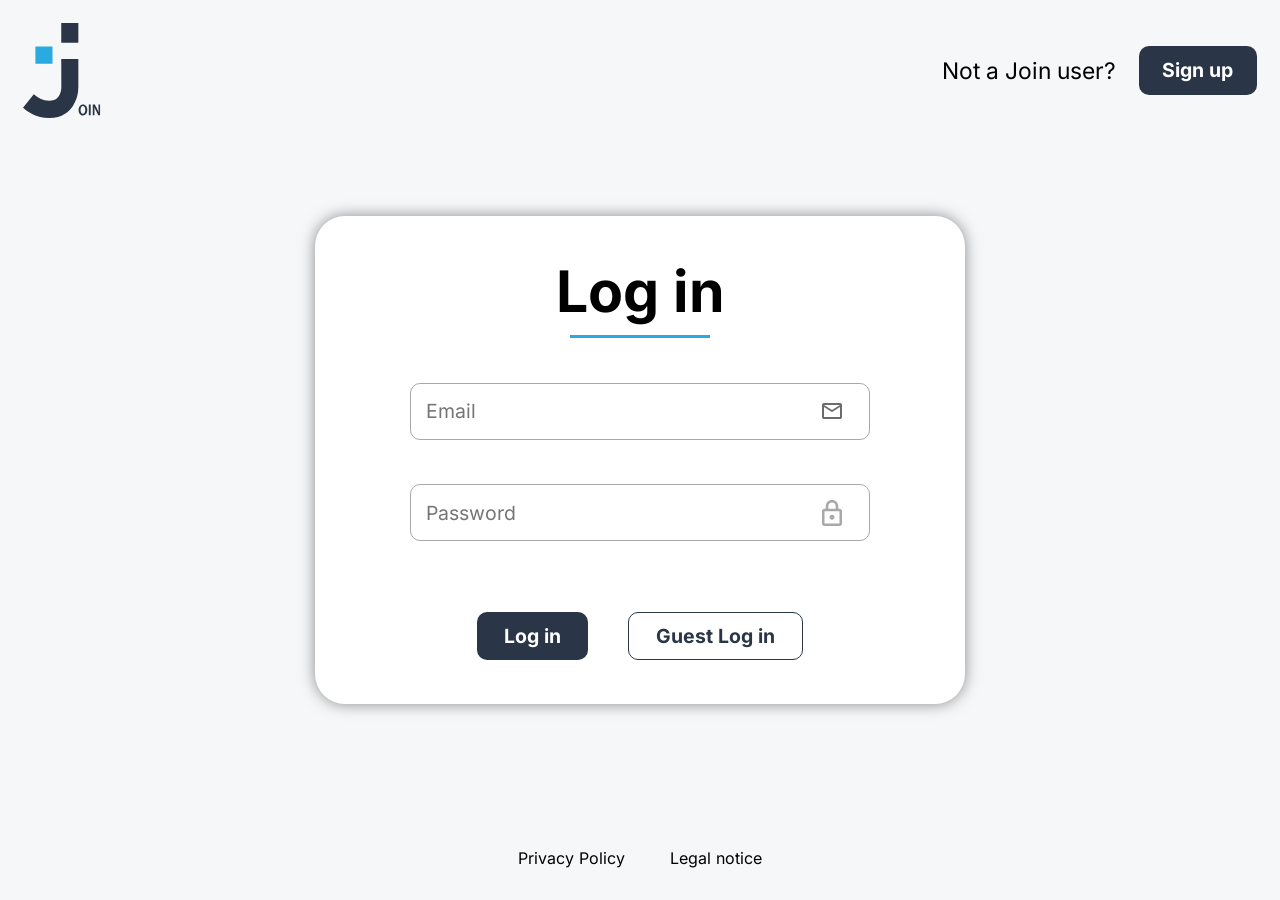
<file: index.html>
<!doctype html>
<html lang="en">
  <head>
    <meta charset="UTF-8" />
    <meta name="viewport" content="width=device-width, initial-scale=1.0" />

    <script src="./script.js" defer></script>
    <script src="./scripts/notifications.js" defer></script>
    <script src="./scripts/formErrors.js" defer></script>
    <script src="./scripts/login.js"></script>

    <link rel="icon" type="image/x-icon" href="./assets/icons/logoDark.svg" />

    <link rel="stylesheet" href="./styles/root.css" />
    <link rel="stylesheet" href="./style.css" />
    <link rel="stylesheet" href="./styles/utilities.css" />
    <link rel="stylesheet" href="./styles/components/components.css" />
    <link rel="stylesheet" href="./styles/components/forms.css" />
    <link rel="stylesheet" href="./styles/components/dialogs.css" />
    <link rel="stylesheet" href="./styles/formErrors.css" />
    <link rel="stylesheet" href="./styles/login.css" />
    <link rel="stylesheet" href="./styles/authIntermediate.css" />
    <link rel="stylesheet" href="./styles/fonts.css" />

    <title>Join</title>
  </head>

  <body id="login" class="login-page" onload="initLoginPage()">
    <header class="login-header">
      <div class="sign-up-wrapper sing-up-position">
        <span> Not a Join user? </span>
        <a href="./pages/signUp.html" class="button button-dark"> Sign up </a>
      </div>
    </header>

    <main class="landing-page">
      <div class="landing-page-content">
        <img class="logo-bright" src="./assets/icons/logoBright.svg" alt="" />
        <img class="logo-dark" src="./assets/icons/logoDark.svg" alt="" />
        <section class="main-wrapper main-margin-bottom">
          <h1>Log in</h1>

          <form onsubmit="login(event)" novalidate oninput="clearFormError(this)">
            <div class="input-wrapper" id="loginEmailRed">
              <input
                type="email"
                id="emailField"
                maxlength="254"
                autocomplete="username"
                placeholder="Email"
                aria-label="Email"
                aria-describedby="loginTextError"
                oninput="updatePasswordIcon()"
              />
              <span class="input-icon">
                <img src="./assets/icons/mail.svg" alt="" />
              </span>
            </div>

            <div class="form-field">
              <div class="input-wrapper" id="loginPasswordRed">
                <input
                  type="password"
                  id="passwortField"
                  autocomplete="current-password"
                  placeholder="Password"
                  aria-label="Password"
                  aria-describedby="loginTextError"
                  oninput="updatePasswordIcon()"
                />
                <button
                  type="button"
                  id="toggle-login-password"
                  onclick="toggleLoginPasswordVisibility()"
                  aria-label="Show password"
                  aria-pressed="false"
                  disabled
                >
                  <img id="augeIcon" src="./assets/icons/showPassword.svg" alt="" />
                </button>
              </div>

              <p id="loginTextError" class="form-error" data-form-error role="alert"></p>
            </div>

            <div class="login-button-area">
              <button
                class="button button-dark button-width button-login-desktop"
                type="submit"
                name="loginType"
                value="regular"
              >
                Log in
              </button>
              <button
                class="button button-bright button-width button-questlogin-desktop"
                type="submit"
                name="loginType"
                value="guest"
              >
                Guest Log in
              </button>
            </div>
          </form>

          <p id="login-status" class="visually-hidden" role="status" aria-live="polite" aria-atomic="true"></p>
        </section>
      </div>
    </main>

    <footer>
      <a href="./pages/privacyPolicy.html">Privacy Policy</a>
      <a href="./pages/legalNotice.html">Legal notice</a>
    </footer>
  </body>
</html>
</file>
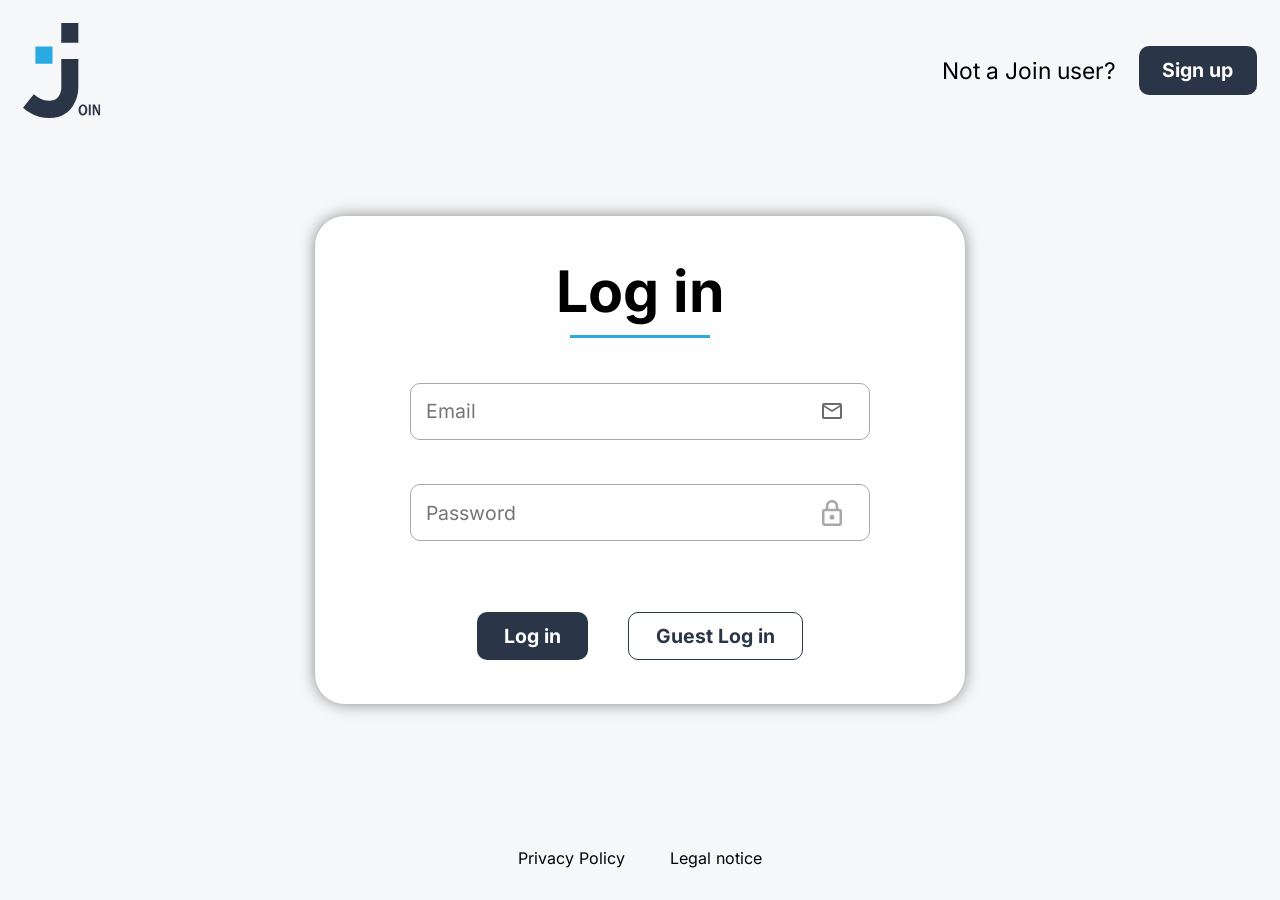
<file: pages/addTask.html>
<!doctype html>
<html lang="en">
  <head>
    <meta charset="UTF-8" />
    <meta name="viewport" content="width=device-width, initial-scale=1.0" />

    <script src="../script.js" defer></script>
    <script src="../scripts/notifications.js" defer></script>
    <script src="../scripts/templates.js" defer></script>
    <script src="../scripts/addTask/addTaskFieldControls.js" defer></script>
    <script src="../scripts/addTask/addTaskAssigned.js" defer></script>
    <script src="../scripts/addTask/addTaskSubtasks.js" defer></script>
    <script src="../scripts/addTask/addTaskValidation.js" defer></script>
    <script src="../scripts/addTask/addTaskForm.js" defer></script>
    <script src="../scripts/addTask/addTask.js" defer></script>
    <link rel="shortcut icon" href="../assets/icons/logoDark.svg" type="image/x-icon" />

    <link rel="stylesheet" href="../styles/root.css" />
    <link rel="stylesheet" href="../style.css" />
    <link rel="stylesheet" href="../styles/utilities.css" />
    <link rel="stylesheet" href="../styles/components/components.css" />
    <link rel="stylesheet" href="../styles/components/forms.css" />
    <link rel="stylesheet" href="../styles/components/dialogs.css" />
    <link rel="stylesheet" href="../styles/login.css" />
    <link rel="stylesheet" href="../styles/addTask/taskForm.css" />
    <link rel="stylesheet" href="../styles/addTask/taskControls.css" />
    <link rel="stylesheet" href="../styles/addTask/taskSubtasks.css" />
    <link rel="stylesheet" href="../styles/addTask/addTask.css" />
    <link rel="stylesheet" href="../styles/fonts.css" />
    <link rel="stylesheet" href="../styles/board/board.css" />

    <title>Join</title>
  </head>

  <body onload="initAddTaskPage()" onpageshow="checkLoginStateOnPageShow(event)" onmousedown="closeDropdownsOnOutsideClick(event)">
    <header class="header">
      <div class="header-wrapper d-flex-between">
        <div>
          <img src="../assets/icons/logoDark.svg" alt="Dark join logo" class="header-logo" />
          <p class="header-headline">Kanban Project Management Tool</p>
        </div>

        <div class="d-flex-align-center gap-lg">
          <a href="../pages/help.html" data-nav-link class="header-link">
            <img src="../assets/icons/help.svg" alt="Help" />
          </a>

          <button
            class="header-profile-initials-button"
            type="button"
            popovertarget="profile-popover"
            aria-label="Open service links and log out"
            aria-controls="profile-popover"
          ></button>
        </div>
      </div>

      <div
        id="profile-popover"
        class="menu-popover menu-popover--dark menu-popover--animated profile-popover"
        popover="auto"
        aria-label="Service links and log out"
      >
        <nav aria-label="Service links">
          <ul>
            <li>
              <a
                id="link-help-profile-popover"
                href="../pages/help.html"
                data-nav-link
                class="link-navbar"
                onclick="event.target.closest('[popover]').hidePopover()"
                >Help</a
              >
            </li>
            <li>
              <a
                href="../pages/legalNotice.html"
                data-nav-link
                class="link-navbar"
                onclick="event.target.closest('[popover]').hidePopover()"
                >Legal Notice</a
              >
            </li>
            <li>
              <a
                href="../pages/privacyPolicy.html"
                data-nav-link
                class="link-navbar"
                onclick="event.target.closest('[popover]').hidePopover()"
                >Privacy Policy</a
              >
            </li>
            <li>
              <a
                href="../index.html"
                class="link-navbar"
                onclick="(event.target.closest('[popover]').hidePopover(), sessionStorage.removeItem('userId'))"
                >Log out</a
              >
            </li>
          </ul>
        </nav>
      </div>
    </header>

    <div class="app-wrapper">
      <nav class="navbar" aria-label="Main navigation">
        <img class="navbar-logo" src="../assets/icons/logoBright.svg" alt="Join Logo bright" />
        <div class="navbar-scroll scrollbar" data-background-scroll>
          <div class="navbar-wrapper">
            <ul class="navbar-links">
              <li>
                <a href="../pages/summaryPage.html" data-nav-link class="link-navbar">
                  <img src="../assets/icons/summary.svg" alt="" />
                  <span>Summary</span>
                </a>
              </li>
              <li>
                <a href="../pages/addTask.html" data-nav-link class="link-navbar active" aria-current="page">
                  <img src="../assets/icons/addTask.svg" alt="" />
                  <span>Add Task</span>
                </a>
              </li>
              <li>
                <a href="../pages/board.html" data-nav-link class="link-navbar">
                  <img src="../assets/icons/board.svg" alt="" />
                  <span>Board</span>
                </a>
              </li>
              <li>
                <a href="../pages/contacts.html" data-nav-link class="link-navbar">
                  <img src="../assets/icons/contacts.svg" alt="" />
                  <span>Contacts</span>
                </a>
              </li>
            </ul>
          </div>
          <footer>
            <ul class="navbar-links">
              <li>
                <a href="../pages/privacyPolicy.html" data-nav-link class="link-navbar">
                  <span>Privacy Policy</span>
                </a>
              </li>
              <li>
                <a href="../pages/legalNotice.html" data-nav-link class="link-navbar">
                  <span>Legal notice</span>
                </a>
              </li>
            </ul>
          </footer>
        </div>
      </nav>
      <main class="board add-task-page scrollbar" data-background-scroll>
        <div class="board-inner add-task-inner"></div>
      </main>
    </div>

    <div
      class="visually-hidden"
      data-notification-live="success"
      role="status"
      aria-live="polite"
      aria-atomic="true"
    ></div>
  </body>
</html>
</file>
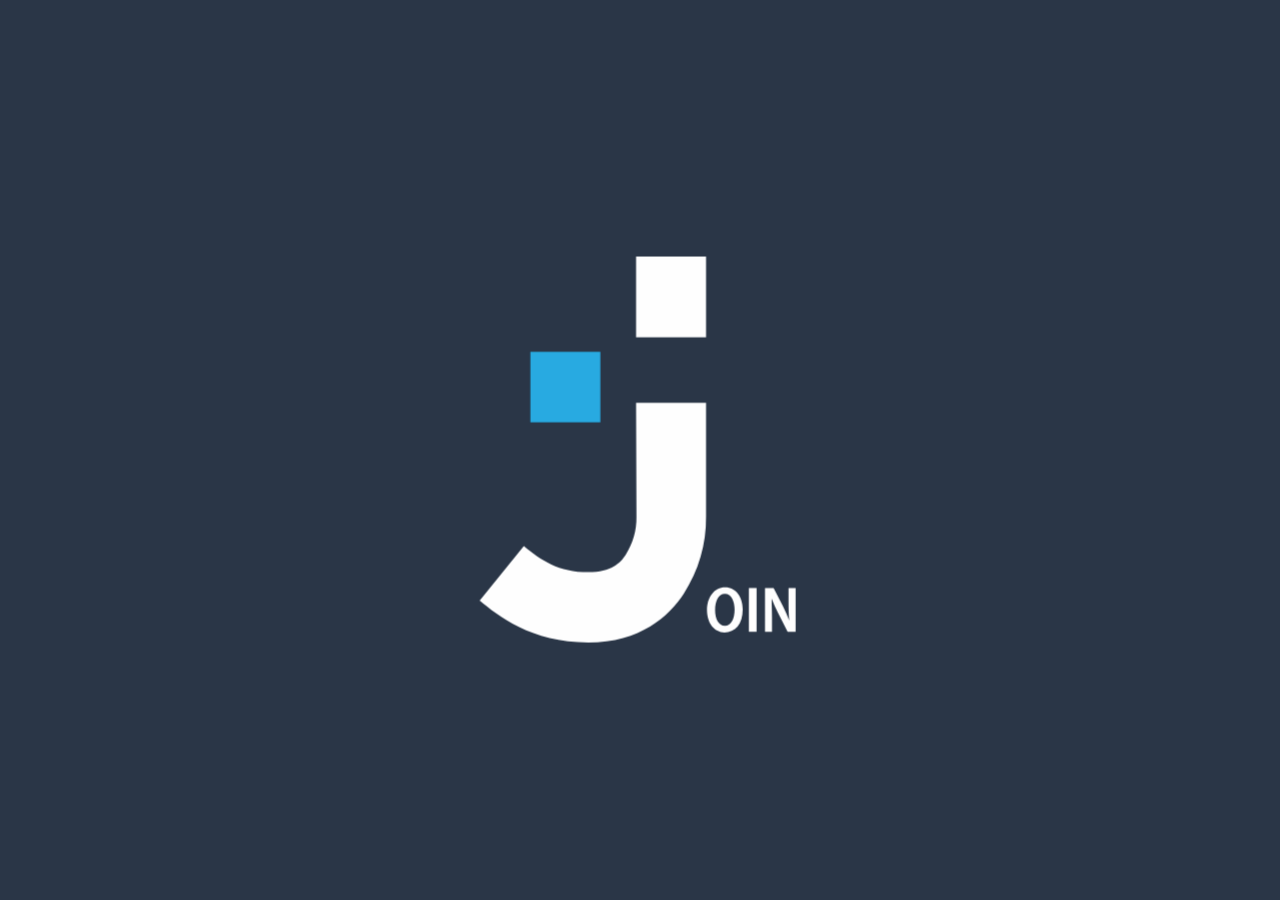
<file: pages/board.html>
<!doctype html>
<html lang="en">
  <head>
    <meta charset="UTF-8" />
    <meta name="viewport" content="width=device-width, initial-scale=1.0" />

    <script src="../scripts/templates.js" defer></script>
    <script src="../scripts/notifications.js" defer></script>
    <script src="../script.js" defer></script>
    <script src="../scripts/board/boardTemplates.js" defer></script>
    <script src="../scripts/board/boardKeyboardUsage.js" defer></script>
    <script src="../scripts/board/boardServices.js" defer></script>
    <script src="../scripts/board/boardMovement.js" defer></script>
    <script src="../scripts/board/boardDragScroll.js" defer></script>
    <script src="../scripts/board/boardDialogs.js" defer></script>
    <script src="../scripts/addTask/addTaskFieldControls.js" defer></script>
    <script src="../scripts/addTask/addTaskAssigned.js" defer></script>
    <script src="../scripts/addTask/addTaskSubtasks.js" defer></script>
    <script src="../scripts/addTask/addTaskValidation.js" defer></script>
    <script src="../scripts/addTask/addTaskForm.js" defer></script>
    <script src="../scripts/addTask/addTask.js" defer></script>
    <script src="../scripts/board/boardSearch.js" defer></script>
    <script src="../scripts/board/boardSubtasks.js" defer></script>
    <script src="../scripts/board/board.js" defer></script>

    <link rel="shortcut icon" href="../assets/icons/logoDark.svg" type="image/x-icon" />
    <link rel="stylesheet" href="../styles/root.css" />
    <link rel="stylesheet" href="../style.css" />
    <link rel="stylesheet" href="../styles/utilities.css" />
    <link rel="stylesheet" href="../styles/components/components.css" />
    <link rel="stylesheet" href="../styles/components/forms.css" />
    <link rel="stylesheet" href="../styles/components/dialogs.css" />
    <link rel="stylesheet" href="../styles/fonts.css" />
    <link rel="stylesheet" href="../styles/addTask/taskForm.css" />
    <link rel="stylesheet" href="../styles/addTask/taskControls.css" />
    <link rel="stylesheet" href="../styles/addTask/taskSubtasks.css" />
    <link rel="stylesheet" href="../styles/addTask/addTask.css" />
    <link rel="stylesheet" href="../styles/board/board.css" />
    <link rel="stylesheet" href="../styles/board/boardTask.css" />
    <link rel="stylesheet" href="../styles/board/boardTaskEdit.css" />
    <title>Join</title>
  </head>
  <body onload="initBoard()" onpageshow="checkLoginStateOnPageShow(event)" onmousedown="closeDropdownsOnOutsideClick(event)">
    <header class="header">
      <div class="header-wrapper d-flex-between">
        <div>
          <img src="../assets/icons/logoDark.svg" alt="Dark join logo" class="header-logo" />
          <p class="header-headline">Kanban Project Management Tool</p>
        </div>
        <div class="d-flex-align-center gap-lg">
          <a href="../pages/help.html" data-nav-link class="header-link">
            <img src="../assets/icons/help.svg" alt="Help" />
          </a>
          <button
            class="header-profile-initials-button"
            type="button"
            popovertarget="profile-popover"
            aria-label="Open service links and log out"
            aria-controls="profile-popover"
          ></button>
        </div>
      </div>

      <div
        id="profile-popover"
        class="menu-popover menu-popover--dark menu-popover--animated profile-popover"
        aria-label="Service links and log out"
        popover="auto"
      >
        <nav aria-label="Service links">
          <ul>
            <li>
              <a
                id="link-help-profile-popover"
                href="../pages/help.html"
                data-nav-link
                class="link-navbar"
                onclick="event.target.closest('[popover]').hidePopover()"
                >Help</a
              >
            </li>
            <li>
              <a
                href="../pages/legalNotice.html"
                data-nav-link
                class="link-navbar"
                onclick="event.target.closest('[popover]').hidePopover()"
                >Legal Notice</a
              >
            </li>
            <li>
              <a
                href="../pages/privacyPolicy.html"
                data-nav-link
                class="link-navbar"
                onclick="event.target.closest('[popover]').hidePopover()"
                >Privacy Policy</a
              >
            </li>
            <li>
              <a
                href="../index.html"
                class="link-navbar"
                onclick="(event.target.closest('[popover]').hidePopover(), sessionStorage.removeItem('userId'))"
                >Log out</a
              >
            </li>
          </ul>
        </nav>
      </div>
    </header>

    <div class="app-wrapper">
      <nav class="navbar" aria-label="Main navigation">
        <img class="navbar-logo" src="../assets/icons/logoBright.svg" alt="Join Logo bright" />
        <div class="navbar-scroll scrollbar" data-background-scroll>
          <div class="navbar-wrapper">
            <ul class="navbar-links">
              <li>
                <a href="../pages/summaryPage.html" data-nav-link class="link-navbar">
                  <img src="../assets/icons/summary.svg" alt="" />
                  <span>Summary</span>
                </a>
              </li>

              <li>
                <a href="../pages/addTask.html" data-nav-link class="link-navbar">
                  <img src="../assets/icons/addTask.svg" alt="" />
                  <span>Add Task</span>
                </a>
              </li>

              <li>
                <a href="../pages/board.html" data-nav-link class="link-navbar active" aria-current="page">
                  <img src="../assets/icons/board.svg" alt="" />
                  <span>Board</span>
                </a>
              </li>

              <li>
                <a href="../pages/contacts.html" data-nav-link class="link-navbar">
                  <img src="../assets/icons/contacts.svg" alt="" />
                  <span>Contacts</span>
                </a>
              </li>
            </ul>
          </div>

          <footer>
            <ul class="navbar-links">
              <li>
                <a href="../pages/privacyPolicy.html" data-nav-link class="link-navbar">
                  <span>Privacy Policy</span>
                </a>
              </li>

              <li>
                <a href="../pages/legalNotice.html" data-nav-link class="link-navbar">
                  <span>Legal notice</span>
                </a>
              </li>
            </ul>
          </footer>
        </div>
      </nav>

      <main
        class="board board-page scrollbar"
        data-background-scroll
        ondragover="updateBoardDragScroll(event)"
      >
        <div class="board-inner">
          <header id="board-header">
            <h1 class="page-heading board-heading">Board</h1>

            <p id="board-creation-result" class="visually-hidden"></p>

            <button
              class="button button-dark button-add button-add-dark-mobile"
              onclick="openAddTaskDialog()"
              aria-label="Add Task"
            >
              <img class="button-add-icon-mobile" src="../assets/icons/addMobileWhite.svg" alt="" />
              <span class="button-add-span-desktop">Add Task</span>
              <img class="button-add-icon-desktop" src="../assets/icons/add.svg" alt="" />
            </button>

            <div class="board-search">
              <input
                id="search"
                class="board-search-input"
                type="search"
                oninput="searchTasks(this.value)"
                placeholder="Find Task"
                aria-label="Search tasks"
              />
              <img class="board-search-icon" src="../assets/icons/search.svg" alt="" />
            </div>
          </header>

          <p id="task-keyboard-help" hidden>
            Press Enter to open the task. Press Space to start moving it. Use the left and right arrow keys to select a
            column. Press Enter to confirm or Escape to cancel.
          </p>

          <div id="board-move-status" class="visually-hidden" role="status" aria-atomic="true"></div>
          <div
            id="board-search-status"
            class="visually-hidden"
            role="status"
            aria-live="polite"
            aria-atomic="true"
          ></div>

          <div id="board-content">
            <section data-column-id="toDo" class="board-column">
              <header class="board-column-header">
                <h2 class="section-heading">To do</h2>

                <button
                  class="button button-bright button-add button-add-bright-mobile"
                  onclick="openAddTaskDialog(this.closest('section').dataset.columnId)"
                  aria-label="Create task in To do"
                >
                  <img src="../assets/icons/addMobileBlue.svg" alt="" />
                </button>
              </header>

              <div
                id="toDo-content"
                class="board-column-content scrollbar" data-background-scroll
                ondragover="(allowDrop(event), addHighlightDroppableColumn(this.parentElement.dataset.columnId))"
                ondragleave="handleColumnDragLeaveOrDrop(this.parentElement.dataset.columnId, event)"
                ondrop="
                  (moveTaskFromDrop(this.parentElement.dataset.columnId),
                    handleColumnDragLeaveOrDrop(this.parentElement.dataset.columnId, event))
                "
              ></div>
            </section>

            <section data-column-id="inProgress" class="board-column">
              <header class="board-column-header">
                <h2 class="section-heading">In progress</h2>

                <button
                  class="button button-bright button-add button-add-bright-mobile"
                  onclick="openAddTaskDialog(this.closest('section').dataset.columnId)"
                  aria-label="Create task in In progress"
                >
                  <img src="../assets/icons/addMobileBlue.svg" alt="" />
                </button>
              </header>

              <div
                id="inProgress-content"
                class="board-column-content scrollbar" data-background-scroll
                ondragover="(allowDrop(event), addHighlightDroppableColumn(this.parentElement.dataset.columnId))"
                ondragleave="handleColumnDragLeaveOrDrop(this.parentElement.dataset.columnId, event)"
                ondrop="
                  (moveTaskFromDrop(this.parentElement.dataset.columnId),
                    handleColumnDragLeaveOrDrop(this.parentElement.dataset.columnId, event))
                "
              ></div>
            </section>

            <section data-column-id="awaitFeedback" class="board-column">
              <header class="board-column-header">
                <h2 class="section-heading">Await feedback</h2>

                <button
                  class="button button-bright button-add button-add-bright-mobile"
                  onclick="openAddTaskDialog(this.closest('section').dataset.columnId)"
                  aria-label="Create task in Await feedback"
                >
                  <img src="../assets/icons/addMobileBlue.svg" alt="" />
                </button>
              </header>

              <div
                id="awaitFeedback-content"
                class="board-column-content scrollbar" data-background-scroll
                ondragover="(allowDrop(event), addHighlightDroppableColumn(this.parentElement.dataset.columnId))"
                ondragleave="handleColumnDragLeaveOrDrop(this.parentElement.dataset.columnId, event)"
                ondrop="
                  (moveTaskFromDrop(this.parentElement.dataset.columnId),
                    handleColumnDragLeaveOrDrop(this.parentElement.dataset.columnId, event))
                "
              ></div>
            </section>

            <section data-column-id="done" class="board-column">
              <header class="board-column-header">
                <h2 class="section-heading">Done</h2>
              </header>

              <div
                id="done-content"
                class="board-column-content scrollbar" data-background-scroll
                ondragover="(allowDrop(event), addHighlightDroppableColumn(this.parentElement.dataset.columnId))"
                ondragleave="handleColumnDragLeaveOrDrop(this.parentElement.dataset.columnId, event)"
                ondrop="
                  (moveTaskFromDrop(this.parentElement.dataset.columnId),
                    handleColumnDragLeaveOrDrop(this.parentElement.dataset.columnId, event))
                "
              ></div>
            </section>
          </div>
        </div>

        <dialog
          id="dialog-task"
          data-task-id=""
          data-task-status=""
          closedby="any"
          oncancel="dialogSlideOut(event, 'dialog-task-closing')"
          onanimationend="closeTaskDialog(event)"
        ></dialog>

        <dialog
          id="dialog-add-task"
          closedby="any"
          oncancel="dialogSlideOut(event, 'dialog-task-closing')"
          onanimationend="closeTaskDialog(event)"
        ></dialog>
      </main>
    </div>

    <div
      class="visually-hidden"
      data-notification-live="success"
      role="status"
      aria-live="polite"
      aria-atomic="true"
    ></div>
  </body>
</html>
</file>
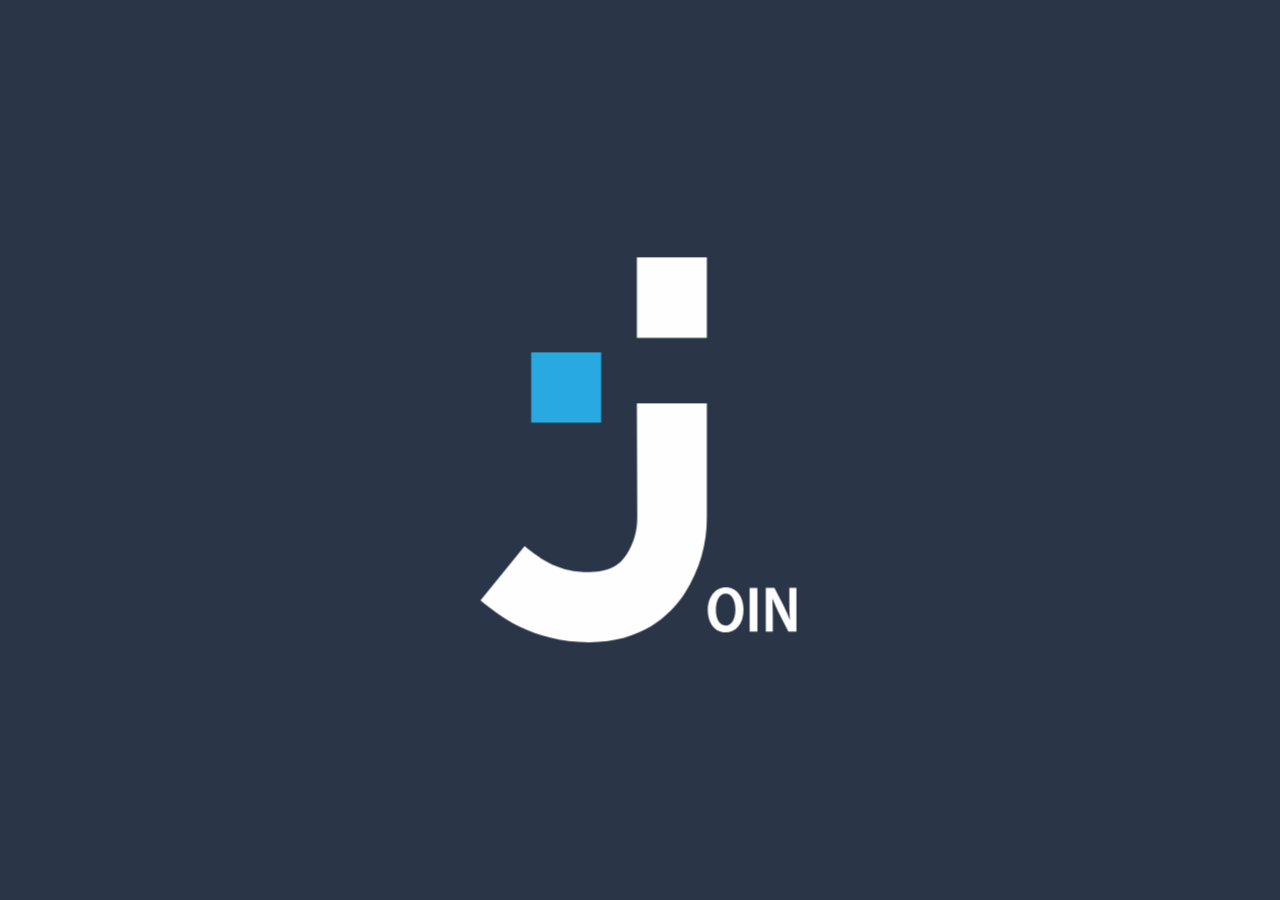
<file: pages/contacts.html>
<!doctype html>
<html lang="en">
  <head>
    <meta charset="UTF-8" />
    <meta name="viewport" content="width=device-width, initial-scale=1.0" />

    <script src="../scripts/contacts/contactsTemplates.js" defer></script>
    <script src="../scripts/contacts/contactDialogScrollbar.js" defer></script>
    <script src="../scripts/notifications.js" defer></script>
    <script src="../script.js" defer></script>
    <script src="../scripts/contacts/contactData.js" defer></script>
    <script src="../scripts/contacts/contactsValidation.js" defer></script>
    <script src="../scripts/contacts/contactsDetails.js" defer></script>
    <script src="../scripts/contacts/contacts.js" defer></script>

    <link rel="shortcut icon" href="../assets/icons/logoDark.svg" type="image/x-icon" />

    <link rel="stylesheet" href="../styles/root.css" />
    <link rel="stylesheet" href="../style.css" />
    <link rel="stylesheet" href="../styles/utilities.css" />
    <link rel="stylesheet" href="../styles/components/components.css" />
    <link rel="stylesheet" href="../styles/components/forms.css" />
    <link rel="stylesheet" href="../styles/components/dialogs.css" />
    <link rel="stylesheet" href="../styles/login.css" />
    <link rel="stylesheet" href="../styles/addTask/addTask.css" />
    <link rel="stylesheet" href="../styles/fonts.css" />
    <link rel="stylesheet" href="../styles/board/board.css" />
    <link rel="stylesheet" href="../styles/contacts/contacts.css" />
    <link rel="stylesheet" href="../styles/contacts/contactsDetails.css" />
    <link rel="stylesheet" href="../styles/contacts/addContact.css" />
    <link rel="stylesheet" href="../styles/contacts/contactDialogScrollbar.css" />

    <title>Join</title>
  </head>

  <body onload="initContacts()" onpageshow="checkLoginStateOnPageShow(event)">
    <header class="header">
      <div class="header-wrapper d-flex-between">
        <div>
          <img src="../assets/icons/logoDark.svg" alt="Dark join logo" class="header-logo" />
          <p class="header-headline">Kanban Project Management Tool</p>
        </div>
        <div class="d-flex-align-center gap-lg">
          <a href="../pages/help.html" data-nav-link class="header-link">
            <img src="../assets/icons/help.svg" alt="Help" />
          </a>

          <button
            class="header-profile-initials-button"
            aria-controls="profile-popover"
            aria-label="Open service links and log out"
            popovertarget="profile-popover"
          ></button>
        </div>
      </div>

      <div
        id="profile-popover"
        class="menu-popover menu-popover--dark menu-popover--animated profile-popover"
        aria-label="Service links and log out"
        popover="auto"
      >
        <nav aria-label="Service links">
          <ul>
            <li>
              <a
                id="link-help-profile-popover"
                href="../pages/help.html"
                data-nav-link
                class="link-navbar"
                onclick="event.target.closest('[popover]').hidePopover()"
                >Help</a
              >
            </li>
            <li>
              <a
                href="../pages/legalNotice.html"
                data-nav-link
                class="link-navbar"
                onclick="event.target.closest('[popover]').hidePopover()"
                >Legal Notice</a
              >
            </li>
            <li>
              <a
                href="../pages/privacyPolicy.html"
                data-nav-link
                class="link-navbar"
                onclick="event.target.closest('[popover]').hidePopover()"
                >Privacy Policy</a
              >
            </li>
            <li>
              <a
                href="../index.html"
                class="link-navbar"
                onclick="(event.target.closest('[popover]').hidePopover(), sessionStorage.removeItem('userId'))"
                >Log out</a
              >
            </li>
          </ul>
        </nav>
      </div>
    </header>

    <div id="content" class="app-wrapper">
      <nav class="navbar" aria-label="Main navigation">
        <img class="navbar-logo" src="../assets/icons/logoBright.svg" alt="Join Logo bright" />
        <div class="navbar-scroll scrollbar" data-background-scroll>
          <div class="navbar-wrapper">
            <ul class="navbar-links">
              <li>
                <a href="../pages/summaryPage.html" data-nav-link class="link-navbar">
                  <img src="../assets/icons/summary.svg" alt="" />
                  <span>Summary</span>
                </a>
              </li>
              <li>
                <a href="../pages/addTask.html" data-nav-link class="link-navbar">
                  <img src="../assets/icons/addTask.svg" alt="" />
                  <span>Add Task</span>
                </a>
              </li>
              <li>
                <a href="../pages/board.html" data-nav-link class="link-navbar">
                  <img src="../assets/icons/board.svg" alt="" />
                  <span>Board</span>
                </a>
              </li>
              <li>
                <a href="../pages/contacts.html" data-nav-link class="link-navbar active" aria-current="page">
                  <img src="../assets/icons/contacts.svg" alt="" />
                  <span>Contacts</span>
                </a>
              </li>
            </ul>
          </div>
          <footer>
            <ul class="navbar-links">
              <li>
                <a href="../pages/privacyPolicy.html" data-nav-link class="link-navbar">
                  <span>Privacy Policy</span>
                </a>
              </li>
              <li>
                <a href="../pages/legalNotice.html" data-nav-link class="link-navbar">
                  <span>Legal notice</span>
                </a>
              </li>
            </ul>
          </footer>
        </div>
      </nav>
      <main class="board" data-background-scroll>
        <div class="contacts-content">
          <div class="contact-list scrollbar" data-background-scroll>
            <button
              id="addNewContactButton"
              class="button button-dark detail-view"
              type="button"
              onclick="addNewContact()"
            >
              <span>Add new contact</span>
              <img src="../assets/icons/personAdd.svg" alt="" />
            </button>

            <div id="contact-groups"></div>
          </div>

          <section id="show-details" class="contact-details scrollbar" data-background-scroll>
            <header>
              <div>
                <h2>Contacts</h2>
                <span>Better with a team</span>
              </div>

              <button class="button button-close" onclick="hideContactDetails()" aria-label="Back to contact list">
                <img src="../assets/icons/arrow.svg" alt="" />
              </button>
            </header>

            <section id="contact-details-info" class="contact-details-info"></section>

            <button
              id="pointMenu"
              class="button button-dark contact-add detail-view"
              type="button"
              popovertarget="contact-actions-popover"
              aria-label="Open contact actions"
              aria-controls="contact-actions-popover"
            >
              &#8942;
            </button>

            <div
              id="contact-actions-popover"
              class="menu-popover menu-popover--animated contact-actions-popover"
              aria-label="Contact actions"
              popover="auto"
            >
              <ul>
                <li>
                  <button class="button button-task-overlay" onclick="editContact()">
                    <img src="../assets/icons/edit.svg" alt="" />
                    <span>Edit</span>
                  </button>
                </li>
                <li>
                  <button class="button button-task-overlay" onclick="deleteContact()">
                    <img src="../assets/icons/delete.svg" alt="" />
                    <span>Delete</span>
                  </button>
                </li>
              </ul>
            </div>
          </section>
        </div>
      </main>
    </div>

    <dialog
      id="contact"
      closedby="any"
      oncancel="dialogSlideOut(event, 'contact-closing')"
      onanimationend="closeContactDialog(event)"
      aria-labelledby="contact-dialog-title"
    ></dialog>
  </body>
</html>
</file>
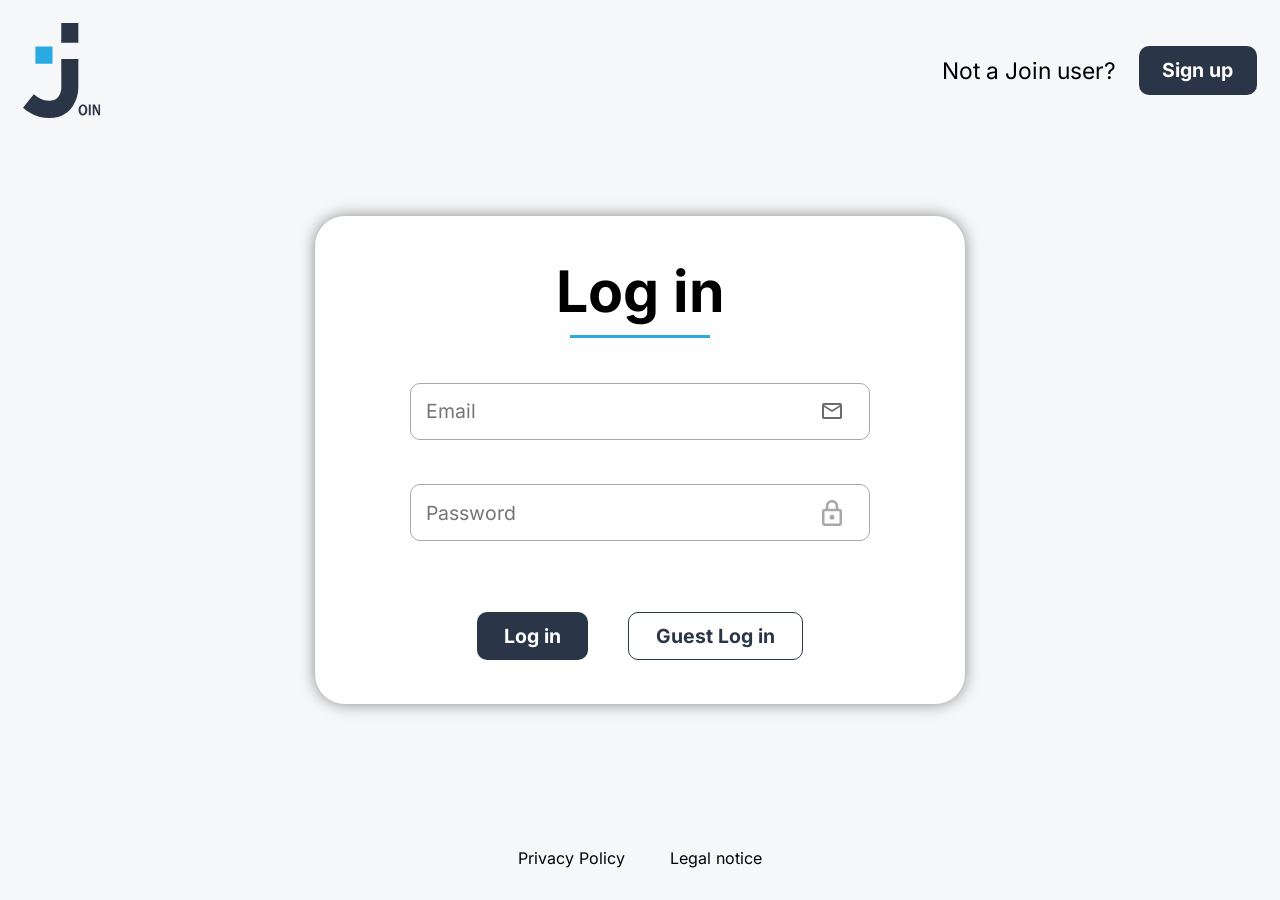
<file: pages/help.html>
<!doctype html>
<html lang="en">
  <head>
    <meta charset="UTF-8" />
    <meta name="viewport" content="width=device-width, initial-scale=1.0" />

    <script src="../script.js" defer></script>
    <script src="../scripts/notifications.js" defer></script>
    <script src="../scripts/infoPages.js" defer></script>
    <link rel="shortcut icon" href="../assets/icons/logoDark.svg" type="image/x-icon" />

    <link rel="stylesheet" href="../styles/root.css" />
    <link rel="stylesheet" href="../style.css" />
    <link rel="stylesheet" href="../styles/utilities.css" />
    <link rel="stylesheet" href="../styles/components/components.css" />
    <link rel="stylesheet" href="../styles/components/forms.css" />
    <link rel="stylesheet" href="../styles/components/dialogs.css" />
    <link rel="stylesheet" href="../styles/fonts.css" />
    <link rel="stylesheet" href="../styles/infoPages.css" />

    <title>Help</title>
  </head>

  <body onload="initInfoPages()" onpageshow="checkLoginStateOnPageShow(event)">
    <header class="header">
      <div class="header-wrapper d-flex-between">
        <div>
          <img src="../assets/icons/logoDark.svg" alt="Join logo" class="header-logo" />
          <p class="header-headline">Kanban Project Management Tool</p>
        </div>
        <div class="d-flex-align-center gap-lg">
          <button
            class="header-profile-initials-button"
            popovertarget="profile-popover"
            aria-label="Open service links and log out"
            aria-controls="profile-popover"
          ></button>
        </div>
      </div>
      <div
        id="profile-popover"
        class="menu-popover menu-popover--dark menu-popover--animated profile-popover"
        popover="auto"
        aria-label="Service links and log out"
      >
        <nav aria-label="Service links">
          <ul>
            <li>
              <a
                id="link-help-profile-popover"
                href="../pages/help.html"
                data-nav-link
                class="link-navbar"
                onclick="event.target.closest('[popover]').hidePopover()"
                aria-current="page"
                >Help</a
              >
            </li>
            <li>
              <a
                href="../pages/legalNotice.html"
                data-nav-link
                class="link-navbar"
                onclick="event.target.closest('[popover]').hidePopover()"
                >Legal Notice</a
              >
            </li>
            <li>
              <a
                href="../pages/privacyPolicy.html"
                data-nav-link
                class="link-navbar"
                onclick="event.target.closest('[popover]').hidePopover()"
                >Privacy Policy</a
              >
            </li>
            <li>
              <a
                href="../index.html"
                class="link-navbar"
                onclick="(event.target.closest('[popover]').hidePopover(), sessionStorage.removeItem('userId'))"
                >Log out</a
              >
            </li>
          </ul>
        </nav>
      </div>
    </header>

    <div class="app-wrapper">
      <nav class="navbar navbar-loading" aria-label="Main navigation">
        <img class="navbar-logo" src="../assets/icons/logoBright.svg" alt="Join Logo" />
        <div class="navbar-scroll scrollbar" data-background-scroll>
          <div class="navbar-wrapper">
            <ul class="navbar-links">
              <li>
                <a href="../pages/summaryPage.html" data-nav-link class="link-navbar">
                  <img src="../assets/icons/summary.svg" alt="" />
                  <span>Summary</span>
                </a>
              </li>
              <li>
                <a href="../pages/addTask.html" data-nav-link class="link-navbar">
                  <img src="../assets/icons/addTask.svg" alt="" />
                  <span>Add Task</span>
                </a>
              </li>
              <li>
                <a href="../pages/board.html" data-nav-link class="link-navbar">
                  <img src="../assets/icons/board.svg" alt="" />
                  <span>Board</span>
                </a>
              </li>
              <li>
                <a href="../pages/contacts.html" data-nav-link class="link-navbar">
                  <img src="../assets/icons/contacts.svg" alt="" />
                  <span>Contacts</span>
                </a>
              </li>
            </ul>
          </div>
          <footer>
            <ul class="navbar-links">
              <li>
                <a href="../pages/privacyPolicy.html" data-nav-link class="link-navbar">
                  <span>Privacy Policy</span>
                </a>
              </li>
              <li>
                <a href="../pages/legalNotice.html" data-nav-link class="link-navbar">
                  <span>Legal notice</span>
                </a>
              </li>
            </ul>
          </footer>
        </div>
      </nav>
      <main class="privacy-policy scrollbar" data-background-scroll>
        <div class="privacy-policy-wrapper">
          <div class="privacy-policy-wrapper-headline-container">
            <h1>Help</h1>

            <button class="button button-arrow button-close" onclick="window.history.back()" aria-label="Back">
              <img class="back-to-previous-page" src="../assets/icons/arrow.svg" alt="" />
            </button>
          </div>

          <p>
            Welcome to the help page for <span class="link-color-text">Join</span>, your guide to using our kanban
            project management tool. Here, we'll provide an overview of what
            <span class="link-color-text">Join</span> is, how it can benefit you, and how to use it.
          </p>

          <section aria-labelledby="what-is-join">
            <h2 id="what-is-join">What is Join?</h2>

            <p>
              <span class="link-color-text">Join</span> is a kanban-based project management tool designed and built by
              a group of dedicated students as part of their web development bootcamp at the
              <span class="link-color-text">Developer Akademie GmbH</span>.
            </p>

            <p>
              Kanban, a Japanese term meaning "billboard", is a highly effective method to visualize work, limit
              work-in-progress, and maximize efficiency (or flow). <span class="link-color-text">Join</span> leverages
              the principles of kanban to help users manage their tasks and projects in an intuitive, visual interface.
            </p>

            <p>
              It is important to note that <span class="link-color-text">Join</span> is designed as an educational
              exercise and is not intended for extensive business usage. While we strive to ensure the best possible
              user experience, we cannot guarantee consistent availability, reliability, accuracy, or other aspects of
              quality regarding <span class="link-color-text">Join</span>.
            </p>
          </section>

          <section aria-labelledby="how-to-use">
            <h2 id="how-to-use">How to use it</h2>

            <p>Here is a step-by-step guide on how to use <span class="link-color-text">Join</span>:</p>

            <ol class="help-page">
              <li>
                <h3>Exploring the Board</h3>

                <p>
                  When you log in to <span class="link-color-text">Join</span>, you'll find a default board. This board
                  represents your project and contains four default lists: "To Do", "In Progress", "Await feedback" and
                  "Done."
                </p>
              </li>

              <li>
                <h3>Creating Contacts</h3>

                <p>
                  In <span class="link-color-text">Join</span>, you can add contacts to collaborate on your projects. Go
                  to the "Contacts" section, click on "New contact", and fill in the required information. Once added,
                  these contacts can be assigned tasks and they can interact with the tasks on the board.
                </p>
              </li>

              <li>
                <h3>Adding Cards</h3>

                <p>
                  Now that you've added your contacts, you can start adding cards. Cards represent individual tasks.
                  Click the "+" button under the appropriate list to create a new card. Fill in the task details in the
                  card, like task name, description, due date, assignees, etc.
                </p>
              </li>

              <li>
                <h3>Moving Cards</h3>

                <p>
                  As the task moves from one stage to another, you can reflect that on the board by dragging and
                  dropping the card from one list to another.
                </p>
              </li>

              <li>
                <h3>Deleting Cards</h3>

                <p>
                  Once a task is completed, you can either move it to the "Done" list or delete it. Deleting a card will
                  permanently remove it from the board. Please exercise caution when deleting cards, as this action is
                  irreversible.
                </p>
              </li>
            </ol>

            <p>
              Remember that using <span class="link-color-text">Join</span> effectively requires consistent updates from
              you and your team to ensure the board reflects the current state of your project.
            </p>

            <p>
              Have more questions about <span class="link-color-text">Join</span>? Feel free to contact us at
              <a href="mailto:calvinlamel@outlook.de">calvinlamel@outlook.de</a>. We're here to help you!
            </p>
          </section>
        </div>
      </main>
    </div>
  </body>
</html>
</file>
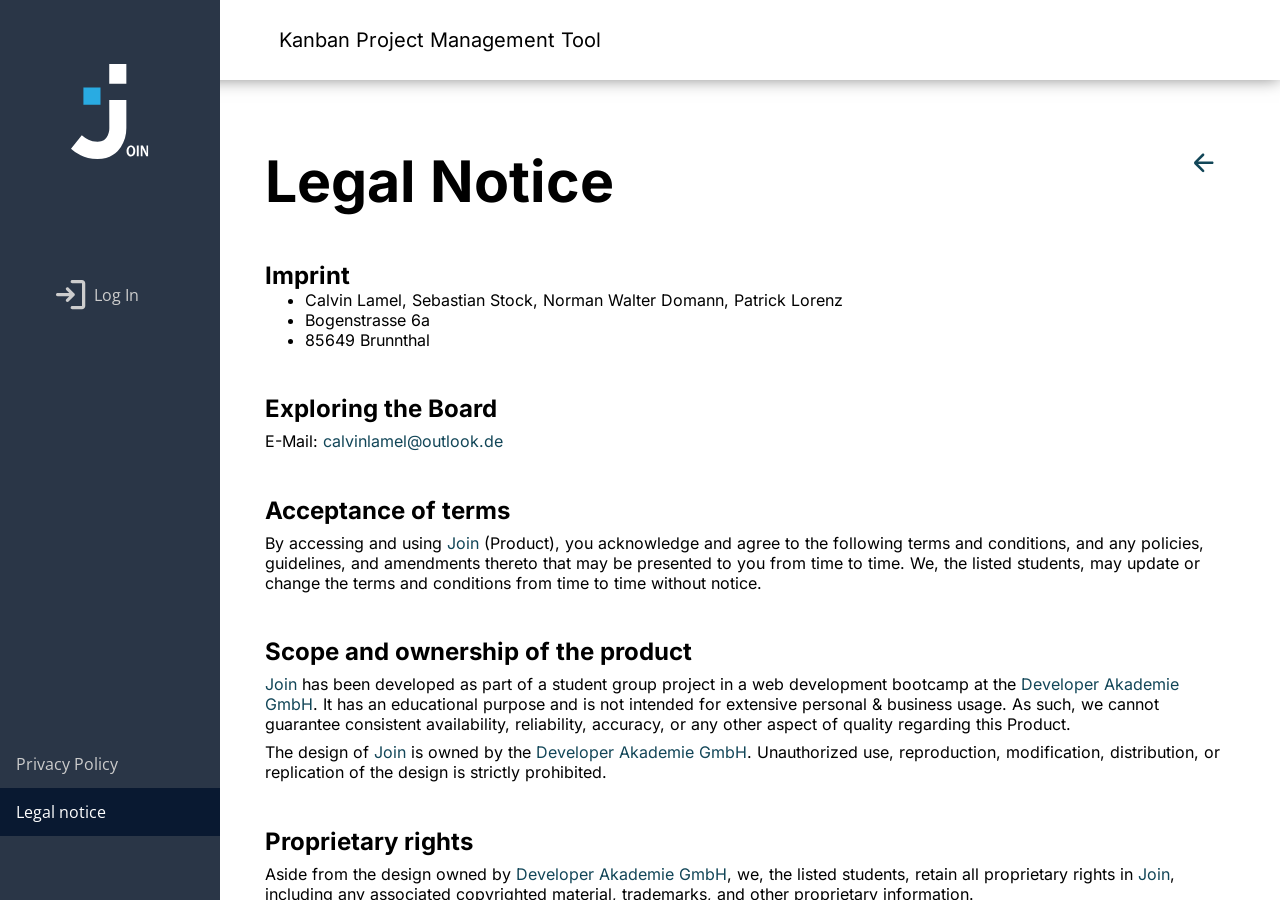
<file: pages/legalNotice.html>
<!doctype html>
<html lang="en">
  <head>
    <meta charset="UTF-8" />
    <meta name="viewport" content="width=device-width, initial-scale=1.0" />

    <script src="../script.js" defer></script>
    <script src="../scripts/notifications.js" defer></script>
    <script src="../scripts/infoPages.js" defer></script>
    <link rel="shortcut icon" href="../assets/icons/logoDark.svg" type="image/x-icon" />

    <link rel="stylesheet" href="../styles/root.css" />
    <link rel="stylesheet" href="../style.css" />
    <link rel="stylesheet" href="../styles/utilities.css" />
    <link rel="stylesheet" href="../styles/components/components.css" />
    <link rel="stylesheet" href="../styles/components/forms.css" />
    <link rel="stylesheet" href="../styles/components/dialogs.css" />
    <link rel="stylesheet" href="../styles/fonts.css" />
    <link rel="stylesheet" href="../styles/infoPages.css" />

    <title>Legal Notice</title>
  </head>

  <body onload="initInfoPages()" onpageshow="checkLoginStateOnPageShow(event)">
    <header class="header">
      <div class="header-wrapper d-flex-between">
        <div>
          <img src="../assets/icons/logoDark.svg" alt="Join logo" class="header-logo" />
          <p class="header-headline">Kanban Project Management Tool</p>
        </div>

        <div class="d-flex-align-center gap-lg">
          <a href="../pages/help.html" data-nav-link class="header-link d-none">
            <img src="../assets/icons/help.svg" alt="Help" />
          </a>
          <button
            class="header-profile-initials-button"
            popovertarget="profile-popover"
            aria-label="Open service links and log out"
            aria-controls="profile-popover"
          ></button>
        </div>
      </div>

      <div
        id="profile-popover"
        class="menu-popover menu-popover--dark menu-popover--animated profile-popover"
        popover="auto"
        aria-label="Service links and log out"
      >
        <nav aria-label="Service links">
          <ul>
            <li>
              <a
                id="link-help-profile-popover"
                href="../pages/help.html"
                data-nav-link
                class="link-navbar"
                onclick="event.target.closest('[popover]').hidePopover()"
                >Help</a
              >
            </li>
            <li>
              <a
                href="../pages/legalNotice.html"
                data-nav-link
                class="link-navbar"
                onclick="event.target.closest('[popover]').hidePopover()"
                aria-current="page"
                >Legal Notice</a
              >
            </li>
            <li>
              <a
                href="../pages/privacyPolicy.html"
                data-nav-link
                class="link-navbar"
                onclick="event.target.closest('[popover]').hidePopover()"
                >Privacy Policy</a
              >
            </li>
            <li>
              <a
                href="../index.html"
                class="link-navbar"
                onclick="(event.target.closest('[popover]').hidePopover(), sessionStorage.removeItem('userId'))"
                >Log out</a
              >
            </li>
          </ul>
        </nav>
      </div>
    </header>

    <div class="app-wrapper">
      <nav class="navbar navbar-loading" aria-label="Main navigation">
        <img class="navbar-logo" src="../assets/icons/logoBright.svg" alt="Join logo" />
        <div class="navbar-scroll scrollbar" data-background-scroll>
          <div class="navbar-wrapper">
            <ul class="navbar-links">
              <li>
                <a href="../pages/summaryPage.html" data-nav-link class="link-navbar">
                  <img src="../assets/icons/summary.svg" alt="" />
                  <span>Summary</span>
                </a>
              </li>
              <li>
                <a href="../pages/addTask.html" data-nav-link class="link-navbar">
                  <img src="../assets/icons/addTask.svg" alt="" />
                  <span>Add Task</span>
                </a>
              </li>
              <li>
                <a href="../pages/board.html" data-nav-link class="link-navbar">
                  <img src="../assets/icons/board.svg" alt="" />
                  <span>Board</span>
                </a>
              </li>
              <li>
                <a href="../pages/contacts.html" data-nav-link class="link-navbar">
                  <img src="../assets/icons/contacts.svg" alt="" />
                  <span>Contacts</span>
                </a>
              </li>
              <li class="d-none">
                <a id="nav-login" href="../index.html" data-nav-link class="link-navbar">
                  <img src="../assets/icons/login.svg" alt="" />
                  <span>Log In</span>
                </a>
              </li>
            </ul>
          </div>
          <footer>
            <ul class="navbar-links">
              <li>
                <a href="../pages/privacyPolicy.html" data-nav-link class="link-navbar">
                  <span>Privacy Policy</span>
                </a>
              </li>
              <li>
                <a href="../pages/legalNotice.html" data-nav-link class="link-navbar active" aria-current="page">
                  <span>Legal notice</span>
                </a>
              </li>
            </ul>
          </footer>
        </div>
      </nav>
      <main class="privacy-policy scrollbar" data-background-scroll>
        <div class="privacy-policy-wrapper">
          <div class="privacy-policy-wrapper-headline-container">
            <h1>Legal Notice</h1>
            <button class="button button-arrow button-close" onclick="window.history.back()" aria-label="Back">
              <img class="back-to-previous-page" src="../assets/icons/arrow.svg" alt="" />
            </button>
          </div>

          <section aria-labelledby="legal-imprint">
            <h2 id="legal-imprint">Imprint</h2>

            <ul>
              <li>Calvin Lamel, Sebastian Stock, Norman Walter Domann, Patrick Lorenz</li>
              <li>Bogenstrasse 6a</li>
              <li>85649 Brunnthal</li>
            </ul>
          </section>

          <section aria-labelledby="legal-board">
            <h2 id="legal-board">Exploring the Board</h2>

            <p>E-Mail: <a href="mailto:calvinlamel@outlook.de">calvinlamel@outlook.de</a></p>
          </section>

          <section aria-labelledby="legal-terms">
            <h2 id="legal-terms">Acceptance of terms</h2>

            <p>
              By accessing and using <span class="link-color-text">Join</span> (Product), you acknowledge and agree to
              the following terms and conditions, and any policies, guidelines, and amendments thereto that may be
              presented to you from time to time. We, the listed students, may update or change the terms and conditions
              from time to time without notice.
            </p>
          </section>

          <section aria-labelledby="legal-scope">
            <h2 id="legal-scope">Scope and ownership of the product</h2>

            <p>
              <span class="link-color-text">Join</span> has been developed as part of a student group project in a web
              development bootcamp at the <span class="link-color-text">Developer Akademie GmbH</span>. It has an
              educational purpose and is not intended for extensive personal & business usage. As such, we cannot
              guarantee consistent availability, reliability, accuracy, or any other aspect of quality regarding this
              Product.
            </p>

            <p>
              The design of <span class="link-color-text">Join</span> is owned by the
              <span class="link-color-text">Developer Akademie GmbH</span>. Unauthorized use, reproduction,
              modification, distribution, or replication of the design is strictly prohibited.
            </p>
          </section>

          <section aria-labelledby="legal-rights">
            <h2 id="legal-rights">Proprietary rights</h2>

            <p>
              Aside from the design owned by <span class="link-color-text">Developer Akademie GmbH</span>, we, the
              listed students, retain all proprietary rights in <span class="link-color-text">Join</span>, including any
              associated copyrighted material, trademarks, and other proprietary information.
            </p>
          </section>

          <section aria-labelledby="legal-use">
            <h2 id="legal-use">Use of the product</h2>

            <p>
              <span class="link-color-text">Join</span> is intended to be used for lawful purposes only, in accordance
              with all applicable laws and regulations. Any use of <span class="link-color-text">Join</span> for illegal
              activities, or to harass, harm, threaten, or intimidate another person, is strictly prohibited. You are
              solely responsible for your interactions with other users of <span class="link-color-text">Join</span>.
            </p>
          </section>

          <section aria-labelledby="legal-disclaimer">
            <h2 id="legal-disclaimer">Disclaimer of warranties and limitation of liability</h2>

            <p>
              <span class="link-color-text">Join</span> is provided "as is" without warranty of any kind, whether
              express or implied, including but not limited to the implied warranties of merchantability, fitness for a
              particular purpose, and non-infringement. In no event will we, the listed students, or the
              <span class="link-color-text">Developer Akademie GmbH</span>, be liable for any direct, indirect,
              incidental, special, consequential or exemplary damages, including but not limited to, damages for loss of
              profits, goodwill, use, data, or other intangible losses, even if we have been advised of the possibility
              of such damages, arising out of or in connection with the use or performance of Join.
            </p>
          </section>

          <section aria-labelledby="legal-indemnity">
            <h2 id="legal-indemnity">Indemnity</h2>

            <p>
              You agree to indemnify, defend and hold harmless us, the listed students, the
              <span class="link-color-text">Developer Akademie GmbH</span>, and our affiliates, partners, officers,
              directors, agents, and employees, from and against any claim, demand, loss, damage, cost, or liability
              (including reasonable legal fees) arising out of or relating to your use of
              <span class="link-color-text">Join</span> and/or your breach of this Legal Notice.
            </p>
          </section>
        </div>
      </main>
    </div>
  </body>
</html>
</file>
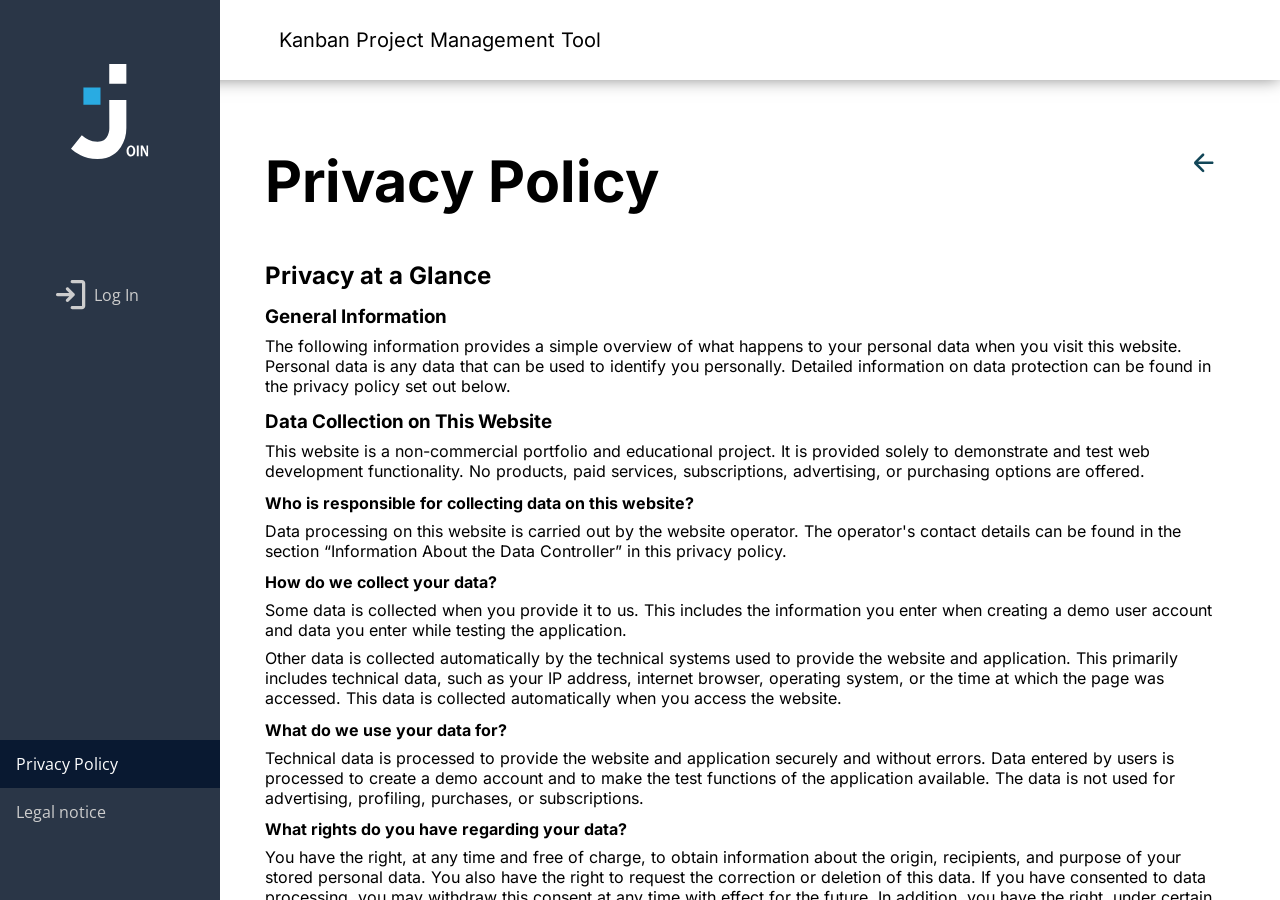
<file: pages/privacyPolicy.html>
<!doctype html>
<html lang="en">
  <head>
    <meta charset="UTF-8" />
    <meta name="viewport" content="width=device-width, initial-scale=1.0" />

    <script src="../script.js" defer></script>
    <script src="../scripts/notifications.js" defer></script>
    <script src="../scripts/infoPages.js" defer></script>
    <link rel="shortcut icon" href="../assets/icons/logoDark.svg" type="image/x-icon" />

    <link rel="stylesheet" href="../styles/root.css" />
    <link rel="stylesheet" href="../style.css" />
    <link rel="stylesheet" href="../styles/utilities.css" />
    <link rel="stylesheet" href="../styles/components/components.css" />
    <link rel="stylesheet" href="../styles/components/forms.css" />
    <link rel="stylesheet" href="../styles/components/dialogs.css" />
    <link rel="stylesheet" href="../styles/fonts.css" />
    <link rel="stylesheet" href="../styles/infoPages.css" />
    <title>Privacy Policy</title>
  </head>
  <body onload="initInfoPages()" onpageshow="checkLoginStateOnPageShow(event)">
    <header class="header">
      <div class="header-wrapper d-flex-between">
        <div>
          <img src="../assets/icons/logoDark.svg" alt="Join logo" class="header-logo" />
          <p class="header-headline">Kanban Project Management Tool</p>
        </div>

        <div class="d-flex-align-center gap-lg">
          <a href="../pages/help.html" data-nav-link class="header-link d-none">
            <img src="../assets/icons/help.svg" alt="Help" />
          </a>
          <button
            class="header-profile-initials-button"
            popovertarget="profile-popover"
            aria-label="Open service links and log out"
            aria-controls="profile-popover"
          ></button>
        </div>
      </div>

      <div
        id="profile-popover"
        class="menu-popover menu-popover--dark menu-popover--animated profile-popover"
        popover="auto"
        aria-label="Service links and log out"
      >
        <nav aria-label="Service links">
          <ul>
            <li>
              <a
                id="link-help-profile-popover"
                href="../pages/help.html"
                data-nav-link
                class="link-navbar"
                onclick="event.target.closest('[popover]').hidePopover()"
                >Help</a
              >
            </li>
            <li>
              <a
                href="../pages/legalNotice.html"
                data-nav-link
                class="link-navbar"
                onclick="event.target.closest('[popover]').hidePopover()"
                >Legal Notice</a
              >
            </li>
            <li>
              <a
                href="../pages/privacyPolicy.html"
                data-nav-link
                class="link-navbar"
                onclick="event.target.closest('[popover]').hidePopover()"
                aria-current="page"
                >Privacy Policy</a
              >
            </li>
            <li>
              <a
                href="../index.html"
                class="link-navbar"
                onclick="(event.target.closest('[popover]').hidePopover(), sessionStorage.removeItem('userId'))"
                >Log out</a
              >
            </li>
          </ul>
        </nav>
      </div>
    </header>
    <div class="app-wrapper">
      <nav class="navbar navbar-loading" aria-label="Main navigation">
        <img class="navbar-logo" src="../assets/icons/logoBright.svg" alt="Join logo" />
        <div class="navbar-scroll scrollbar" data-background-scroll>
          <div class="navbar-wrapper">
            <ul class="navbar-links">
              <li>
                <a href="../pages/summaryPage.html" data-nav-link class="link-navbar">
                  <img src="../assets/icons/summary.svg" alt="" />
                  <span>Summary</span>
                </a>
              </li>
              <li>
                <a href="../pages/addTask.html" data-nav-link class="link-navbar">
                  <img src="../assets/icons/addTask.svg" alt="" />
                  <span>Add Task</span>
                </a>
              </li>
              <li>
                <a href="../pages/board.html" data-nav-link class="link-navbar">
                  <img src="../assets/icons/board.svg" alt="" />
                  <span>Board</span>
                </a>
              </li>
              <li>
                <a href="../pages/contacts.html" data-nav-link class="link-navbar">
                  <img src="../assets/icons/contacts.svg" alt="" />
                  <span>Contacts</span>
                </a>
              </li>
              <li class="d-none">
                <a id="nav-login" href="../index.html" data-nav-link class="link-navbar">
                  <img src="../assets/icons/login.svg" alt="" />
                  <span>Log In</span>
                </a>
              </li>
            </ul>
          </div>
          <footer>
            <ul class="navbar-links">
              <li>
                <a href="../pages/privacyPolicy.html" data-nav-link class="link-navbar active" aria-current="page">
                  <span>Privacy Policy</span>
                </a>
              </li>
              <li>
                <a href="../pages/legalNotice.html" data-nav-link class="link-navbar">
                  <span>Legal notice</span>
                </a>
              </li>
            </ul>
          </footer>
        </div>
      </nav>
      <main class="privacy-policy scrollbar" data-background-scroll>
        <div class="privacy-policy-wrapper">
          <div class="privacy-policy-wrapper-headline-container">
            <h1>Privacy Policy</h1>
            <button class="button button-arrow button-close" onclick="window.history.back()" aria-label="Back">
              <img class="back-to-previous-page" src="../assets/icons/arrow.svg" alt="" />
            </button>
          </div>
          <section aria-labelledby="privacy-overview">
            <h2 id="privacy-overview">Privacy at a Glance</h2>

            <h3>General Information</h3>
            <p>
              The following information provides a simple overview of what happens to your personal data when you visit
              this website. Personal data is any data that can be used to identify you personally. Detailed information
              on data protection can be found in the privacy policy set out below.
            </p>

            <h3>Data Collection on This Website</h3>

            <p>
              This website is a non-commercial portfolio and educational project. It is provided solely to demonstrate
              and test web development functionality. No products, paid services, subscriptions, advertising, or
              purchasing options are offered.
            </p>

            <h4>Who is responsible for collecting data on this website?</h4>
            <p>
              Data processing on this website is carried out by the website operator. The operator's contact details can
              be found in the section “Information About the Data Controller” in this privacy policy.
            </p>

            <h4>How do we collect your data?</h4>
            <p>
              Some data is collected when you provide it to us. This includes the information you enter when creating a
              demo user account and data you enter while testing the application.
            </p>
            <p>
              Other data is collected automatically by the technical systems used to provide the website and
              application. This primarily includes technical data, such as your IP address, internet browser, operating
              system, or the time at which the page was accessed. This data is collected automatically when you access
              the website.
            </p>

            <h4>What do we use your data for?</h4>
            <p>
              Technical data is processed to provide the website and application securely and without errors. Data
              entered by users is processed to create a demo account and to make the test functions of the application
              available. The data is not used for advertising, profiling, purchases, or subscriptions.
            </p>

            <h4>What rights do you have regarding your data?</h4>
            <p>
              You have the right, at any time and free of charge, to obtain information about the origin, recipients,
              and purpose of your stored personal data. You also have the right to request the correction or deletion of
              this data. If you have consented to data processing, you may withdraw this consent at any time with effect
              for the future. In addition, you have the right, under certain circumstances, to request the restriction
              of the processing of your personal data. You also have the right to lodge a complaint with the competent
              supervisory authority.
            </p>
            <p>You may contact us at any time regarding these or any other questions about data protection.</p>
          </section>

          <section aria-labelledby="hosting">
            <h2 id="hosting">Hosting</h2>
            <p>We host the content of our website with the following provider:</p>

            <h3>External Hosting</h3>
            <p>
              This website is hosted externally as part of a training project. When the website is accessed, the hosting
              provider may process technical connection data, in particular IP addresses, browser and device
              information, access times, requested pages, and other server log data required to deliver the website.
            </p>
            <p>
              This processing is based on our legitimate interest in providing the non-commercial portfolio project
              securely, reliably, and efficiently (Article 6(1)(f) GDPR).
            </p>
            <p>
              The hosting provider processes this data only to the extent required to provide and secure the website.
            </p>
            <p>We use the following hosting provider:</p>
            <p>Developer Akademie</p>
          </section>

          <section aria-labelledby="general-information">
            <h2 id="general-information">General Information and Mandatory Disclosures</h2>

            <h3>Data Protection</h3>
            <p>
              The operators of this website take the protection of your personal data very seriously. We treat your
              personal data as confidential and in accordance with the applicable data protection laws and this privacy
              policy.
            </p>
            <p>
              When you use this website, various items of personal data are collected. Personal data is data that can be
              used to identify you personally. This privacy policy explains which data we collect, what we use it for,
              how we process it, and for what purpose.
            </p>
            <p>
              Please note that data transmission over the internet, such as communication by email, may be subject to
              security vulnerabilities. It is not possible to provide complete protection of data against access by
              third parties.
            </p>

            <h3>Information About the Data Controller</h3>
            <p>The data controller responsible for processing data on this website is:</p>
            <address>
              Calvin Lamel<br />
              Bogenstrasse 6a<br />
              85649 Brunnthal<br />
              Germany
            </address>
            <p>
              <span>Telephone: </span><a href="tel:+491735365975" aria-label="Call 0173 5365975">0173/5365975</a><br />
              <span>E-Mail: </span><a href="mailto:calvinlamel@outlook.de">calvinlamel@outlook.de</a>
            </p>
            <p>
              The data controller is the natural or legal person who, alone or jointly with others, determines the
              purposes and means of processing personal data, such as names or email addresses.
            </p>

            <h3>Storage Period</h3>
            <p>
              Unless a more specific storage period has been stated in this privacy policy, your personal data will
              remain with us until the purpose for processing it no longer applies. If you submit a legitimate request
              for deletion or withdraw your consent to data processing, your data will be deleted unless we have other
              legally permissible grounds for storing your personal data, such as retention periods under tax or
              commercial law. In the latter case, the data will be deleted once those grounds no longer apply.
            </p>

            <h3>General Information on the Legal Bases for Data Processing on This Website</h3>
            <p>
              Technical data required to provide and secure the website is processed on the basis of our legitimate
              interests under Article 6(1)(f) GDPR. Registration and application data required to provide a demo account
              and the functions requested by the user is processed on the basis of Article 6(1)(b) GDPR. Where
              processing is necessary to comply with a legal obligation, it is based on Article 6(1)(c) GDPR. The legal
              basis applicable to each processing activity is described in the relevant section of this privacy policy.
            </p>

            <h3>Recipients of Personal Data</h3>
            <p>
              Personal data is processed by the service providers required to operate the project. These are Developer
              Akademie for external website hosting and Google for the Firebase Realtime Database. Data is not disclosed
              to other recipients unless this is required by law or another legal basis permits the disclosure.
            </p>

            <h3>Right to Object to Data Processing in Specific Cases (Article 21 GDPR)</h3>
            <p>
              <strong>
                If data is processed on the basis of Article 6(1)(e) or (f) GDPR, you have the right, at any time and on
                grounds relating to your particular situation, to object to the processing of your personal data. This
                also applies to profiling based on those provisions. The applicable legal basis for processing can be
                found in this privacy policy. If you object, we will no longer process the personal data concerned
                unless we can demonstrate compelling legitimate grounds for the processing that override your interests,
                rights, and freedoms, or unless the processing serves the establishment, exercise, or defense of legal
                claims (objection under Article 21(1) GDPR).
              </strong>
            </p>

            <h3>Right to Lodge a Complaint with the Competent Supervisory Authority</h3>
            <p>
              In the event of infringements of the GDPR, data subjects have the right to lodge a complaint with a
              supervisory authority, in particular in the member state of their habitual residence, their place of work,
              or the place of the alleged infringement. This right is without prejudice to any other administrative or
              judicial remedies.
            </p>

            <h3>Right to Data Portability</h3>
            <p>
              You have the right to receive data that we process automatically on the basis of your consent or in the
              performance of a contract, or to have it transmitted to a third party, in a commonly used,
              machine-readable format. If you request the direct transfer of the data to another controller, this will
              be carried out only where technically feasible.
            </p>

            <h3>Access, Rectification, and Erasure</h3>
            <p>
              Within the framework of the applicable legal provisions, you have the right, at any time and free of
              charge, to obtain information about your stored personal data, its origin and recipients, and the purpose
              of the data processing. Where applicable, you also have the right to request the rectification or erasure
              of this data. You may contact us at any time regarding these or any other questions about personal data.
            </p>

            <h3>Right to Restriction of Processing</h3>
            <p>
              You have the right to request the restriction of the processing of your personal data. You may contact us
              at any time to exercise this right. The right to restriction of processing applies in the following cases:
            </p>
            <ul>
              <li>
                If you dispute the accuracy of the personal data we have stored about you, we generally need time to
                verify this. For the duration of the review, you have the right to request the restriction of the
                processing of your personal data.
              </li>
              <li>
                If the processing of your personal data was or is unlawful, you may request the restriction of data
                processing instead of erasure.
              </li>
              <li>
                If we no longer need your personal data, but you need it for the establishment, exercise, or defense of
                legal claims, you have the right to request the restriction of processing instead of erasure.
              </li>
              <li>
                If you have objected under Article 21(1) GDPR, your interests and ours must be weighed against each
                other. Until it has been determined whose interests prevail, you have the right to request the
                restriction of the processing of your personal data.
              </li>
            </ul>
            <p>
              If you have restricted the processing of your personal data, that data may, apart from being stored, be
              processed only with your consent; for the establishment, exercise, or defense of legal claims; for the
              protection of the rights of another natural or legal person; or for reasons of important public interest
              of the European Union or a member state.
            </p>
          </section>

          <section aria-labelledby="website-data-collection">
            <h2 id="website-data-collection">Data Processing in the Application</h2>

            <h3>Registration and Demo User Accounts</h3>
            <p>
              Users can create a demo account to test the application's functionality. During registration, the name,
              email address, and login credentials entered by the user are collected. Data entered or created while
              using the application, such as board, task, or assignment data, may also be associated with the demo user
              account.
            </p>
            <p>
              The data is processed solely to create the requested demo account, identify the user within the
              application, and provide the test functions selected by the user. The application is a non-commercial
              portfolio project and the data is not used for advertising, profiling, purchases, or subscriptions.
              Processing is based on Article 6(1)(b) GDPR because it is necessary to provide the demo account and
              functions requested by the user.
            </p>

            <h4>Important Notice on Demo Data</h4>
            <p>
              Please use fictional test data only. Do not enter real names, email addresses, telephone numbers,
              confidential information, or passwords that you use elsewhere. Data entered in this non-commercial demo
              project, including account, contact, task, and assignment data, may be accessible to other users of the
              application for demonstration and testing purposes. Therefore, it must not contain sensitive personal
              information.
            </p>

            <h3>Firebase Realtime Database</h3>
            <p>
              We use Firebase Realtime Database, a service provided by Google, to store and retrieve registration data
              and data created while testing the application. The service may also process technical data such as IP
              addresses, user-agent information, access times, and request data in order to provide and secure the
              database service.
            </p>
            <p>
              The application data is processed to provide the requested demo functions on the basis of Article 6(1)(b)
              GDPR. Technical data required to operate and secure the database is processed on the basis of our
              legitimate interests under Article 6(1)(f) GDPR.
            </p>
            <p>
              Google generally processes personal data submitted through Firebase as a processor on behalf of the
              Firebase customer. Processing is governed by the
              <a href="https://firebase.google.com/terms/data-processing-terms"
                >Firebase Data Processing and Security Terms</a
              >. Depending on the selected database location and Google's processing infrastructure, data may also be
              processed outside the European Economic Area. Google provides safeguards for international data transfers,
              including the applicable Standard Contractual Clauses.
            </p>
          </section>
        </div>
      </main>
    </div>
  </body>
</html>
</file>
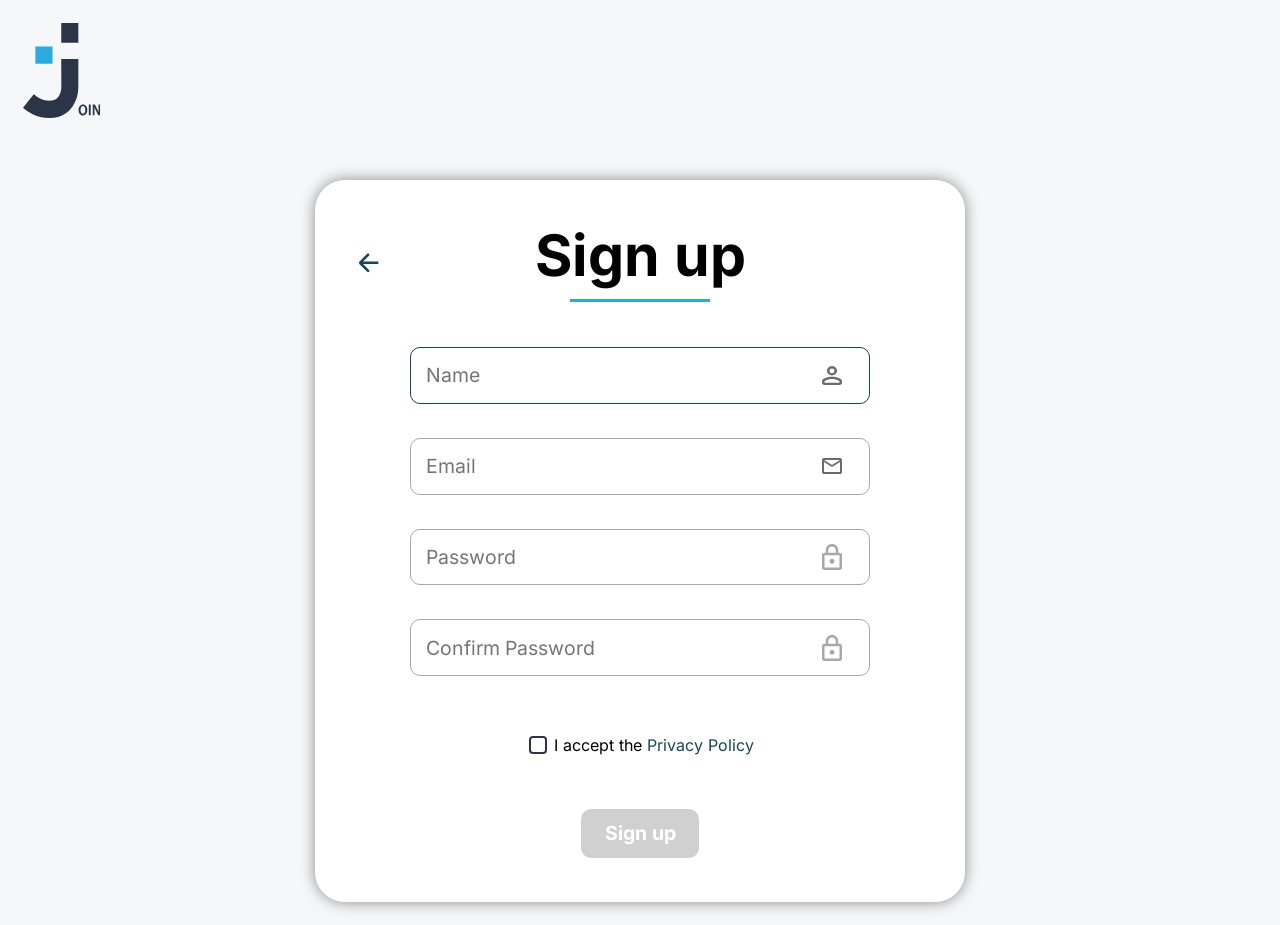
<file: pages/signUp.html>
<!doctype html>
<html lang="en">
  <head>
    <meta charset="UTF-8" />
    <meta name="viewport" content="width=device-width, initial-scale=1.0" />

    <script src="../script.js" defer></script>
    <script src="../scripts/notifications.js" defer></script>
    <script src="../scripts/formErrors.js" defer></script>
    <script src="../scripts/contacts/contactsValidation.js" defer></script>
    <script src="../scripts/contacts/contactData.js" defer></script>
    <script src="../scripts/signUp/signUpValidation.js" defer></script>
    <script src="../scripts/signUp/signUp.js" defer></script>
    <link rel="icon" type="image/x-icon" href="../assets/icons/logoDark.svg" />

    <link rel="stylesheet" href="../styles/root.css" />
    <link rel="stylesheet" href="../style.css" />
    <link rel="stylesheet" href="../styles/utilities.css" />
    <link rel="stylesheet" href="../styles/components/components.css" />
    <link rel="stylesheet" href="../styles/components/forms.css" />
    <link rel="stylesheet" href="../styles/components/dialogs.css" />
    <link rel="stylesheet" href="../styles/formErrors.css" />
    <link rel="stylesheet" href="../styles/login.css" />
    <link rel="stylesheet" href="../styles/authIntermediate.css" />
    <link rel="stylesheet" href="../styles/signUp.css" />
    <link rel="stylesheet" href="../styles/fonts.css" />

    <title>Join</title>
  </head>

  <body class="sign-up-page" onload="initSignUpPage()">
    <main>
      <div class="landing-page-content">
        <img class="logo-bright" src="../assets/icons/logoBright.svg" alt="" />
        <img class="logo-dark" src="../assets/icons/logoDark.svg" alt="" />
        <section class="main-wrapper">
          <div class="sign-up-headline">
            <a href="../index.html#login" class="button-close back-to-login" aria-label="Back to login">
              <img src="../assets/icons/arrow.svg" alt="" />
            </a>
            <h1>Sign up</h1>
          </div>

          <form
            id="signUpForm"
            novalidate
            onsubmit="signUp(event)"
            oninput="updateSignUpButton()"
            onchange="updateSignUpButton()"
          >
            <div class="form-field">
              <div class="input-wrapper">
                <input
                  type="text"
                  id="nameField"
                  maxlength="100"
                  aria-label="Name"
                  autocomplete="name"
                  placeholder="Name"
                  aria-describedby="signup-name-error"
                  oninput="handleSignUpFieldValidation(this)"
                  onblur="handleSignUpFieldValidation(this, true)"
                />
                <span class="input-icon">
                  <img src="../assets/icons/person.svg" alt="" />
                </span>
              </div>
              <p id="signup-name-error" class="form-field-error" data-error-for="nameField" aria-live="polite"></p>
            </div>

            <div class="form-field">
              <div class="input-wrapper">
                <input
                  type="email"
                  id="emailField"
                  maxlength="254"
                  aria-label="Email"
                  autocomplete="email"
                  placeholder="Email"
                  aria-describedby="signup-email-error"
                  oninput="handleSignUpFieldValidation(this)"
                  onblur="handleSignUpFieldValidation(this, true)"
                />
                <span class="input-icon">
                  <img src="../assets/icons/mail.svg" alt="" />
                </span>
              </div>
              <p id="signup-email-error" class="form-field-error" data-error-for="emailField" aria-live="polite"></p>
            </div>

            <div class="form-field">
              <div class="input-wrapper">
                <input
                  type="password"
                  id="passwordField"
                  aria-label="Password"
                  autocomplete="new-password"
                  placeholder="Password"
                  aria-describedby="signup-password-error"
                  oninput="
                    updateSignUpPasswordIcon('passwordField', 'passwordEyeIcon');
                    handleSignUpFieldValidation(this);
                  "
                  onblur="handleSignUpFieldValidation(this, true)"
                />

                <button
                  type="button"
                  disabled
                  onclick="toggleSignUpPassword('passwordField', 'passwordEyeIcon')"
                  aria-label="Show password"
                  aria-pressed="false"
                >
                  <img id="passwordEyeIcon" src="../assets/icons/showPassword.svg" alt="" />
                </button>
              </div>

              <p
                id="signup-password-error"
                class="form-field-error"
                data-error-for="passwordField"
                aria-live="polite"
              ></p>
            </div>

            <div class="form-field">
              <div class="input-wrapper">
                <input
                  type="password"
                  id="confirmPasswordField"
                  aria-label="Confirm Password"
                  autocomplete="new-password"
                  placeholder="Confirm Password"
                  aria-describedby="signup-confirm-password-error"
                  oninput="
                    updateSignUpPasswordIcon('confirmPasswordField', 'confirmPasswordEyeIcon');
                    handleSignUpFieldValidation(this);
                  "
                  onblur="handleSignUpFieldValidation(this, true)"
                />

                <button
                  type="button"
                  disabled
                  onclick="toggleSignUpPassword('confirmPasswordField', 'confirmPasswordEyeIcon')"
                  aria-label="Show password"
                  aria-pressed="false"
                >
                  <img id="confirmPasswordEyeIcon" src="../assets/icons/showPassword.svg" alt="" />
                </button>
              </div>

              <p
                id="signup-confirm-password-error"
                class="form-field-error"
                data-error-for="confirmPasswordField"
                aria-live="polite"
              ></p>
            </div>

            <div class="sign-up-button-area">
              <div class="form-field">
                <div class="d-flex-align-center gap-xxs">
                  <input
                    type="checkbox"
                    name="accept_policy"
                    id="acceptPolicy"
                    aria-describedby="signup-policy-error"
                    onchange="handleSignUpFieldValidation(this, true)"
                  />
                  <label for="acceptPolicy">
                    I accept the
                    <a
                      href="../pages/privacyPolicy.html"
                      target="_blank"
                      aria-label="Privacy Policy (opens in a new tab)"
                    >
                      Privacy Policy
                    </a>
                  </label>
                </div>

                <p
                  id="signup-policy-error"
                  class="form-field-error"
                  data-error-for="acceptPolicy"
                  aria-live="polite"
                ></p>
              </div>
              <div class="form-field">
                <p class="form-error" data-form-error role="alert"></p>

                <button class="button button-dark" type="submit" id="signUpButton" disabled>Sign up</button>
              </div>
            </div>
          </form>
          <p id="sign-up-status" class="visually-hidden" role="status" aria-live="polite" aria-atomic="true"></p>
        </section>
      </div>
    </main>
    <footer>
      <a href="../pages/privacyPolicy.html">Privacy Policy</a>
      <a href="../pages/legalNotice.html">Legal notice</a>
    </footer>
  </body>
</html>
</file>
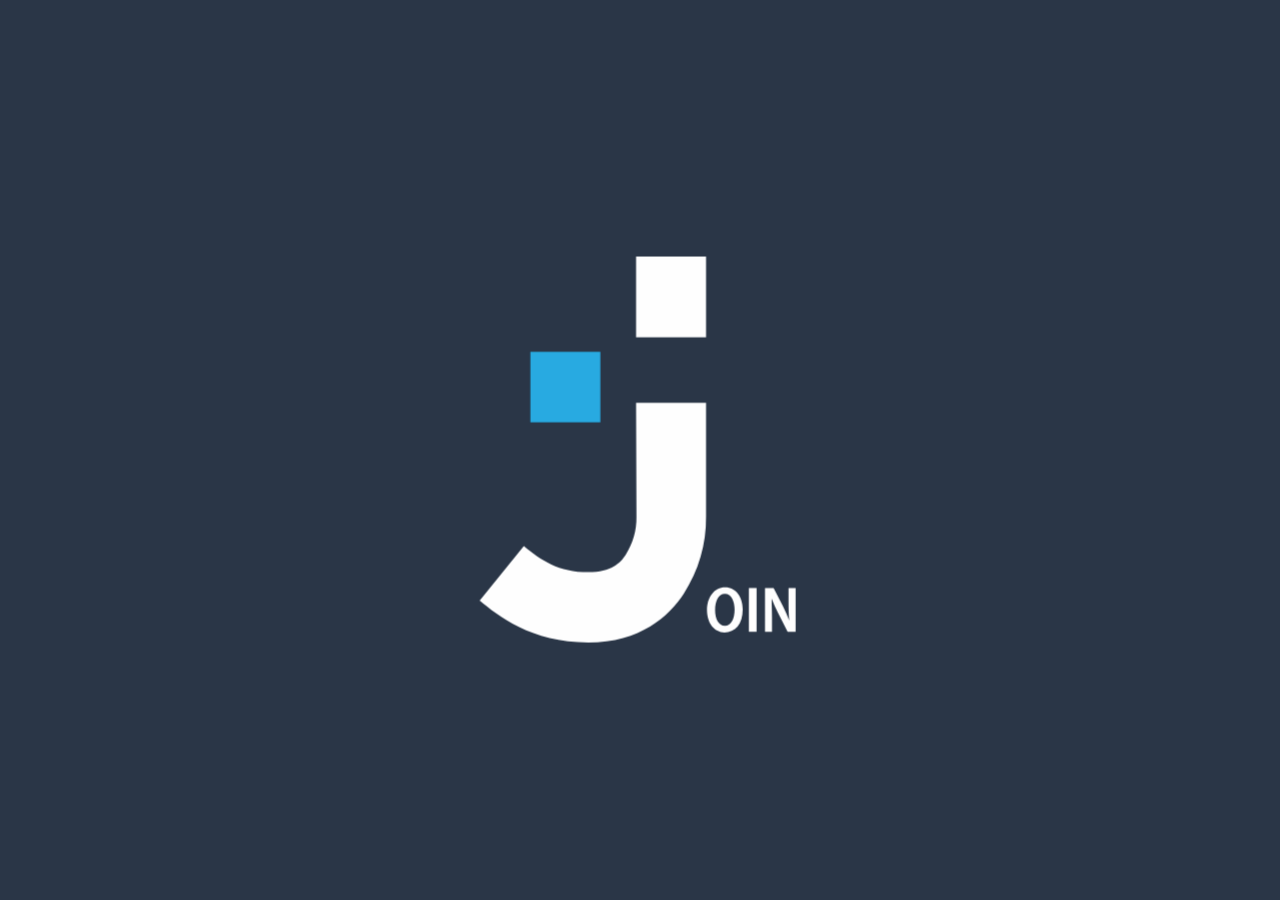
<file: pages/summaryPage.html>
<!doctype html>
<html lang="en">
  <head>
    <meta charset="UTF-8" />
    <meta name="viewport" content="width=device-width, initial-scale=1.0" />

    <script src="../script.js" defer></script>
    <script src="../scripts/notifications.js" defer></script>
    <script src="../scripts/summaryPage.js" defer></script>

    <link rel="shortcut icon" href="../assets/icons/logoDark.svg" type="image/x-icon" />
    <link rel="stylesheet" href="../styles/root.css" />
    <link rel="stylesheet" href="../style.css" />
    <link rel="stylesheet" href="../styles/utilities.css" />
    <link rel="stylesheet" href="../styles/components/components.css" />
    <link rel="stylesheet" href="../styles/components/forms.css" />
    <link rel="stylesheet" href="../styles/components/dialogs.css" />
    <link rel="stylesheet" href="../styles/fonts.css" />
    <link rel="stylesheet" href="../styles/summaryPage/summaryPage.css" />
    <link rel="stylesheet" href="../styles/summaryPage/summaryPageDesktop.css" />
    <link rel="stylesheet" href="../styles/summaryPage/summaryPageIntermediate.css" />
    <title>Summary</title>
  </head>

  <body onload="initSummary()" onpageshow="checkLoginStateOnPageShow(event)">
    <header class="header">
      <div class="header-wrapper d-flex-between">
        <div>
          <img src="../assets/icons/logoDark.svg" alt="Dark join logo" class="header-logo" />
          <p class="header-headline">Kanban Project Management Tool</p>
        </div>
        <div class="d-flex-align-center gap-lg">
          <a href="../pages/help.html" data-nav-link class="header-link">
            <img src="../assets/icons/help.svg" alt="Help" />
          </a>
          <button
            class="header-profile-initials-button"
            type="button"
            popovertarget="profile-popover"
            aria-label="Open service links and log out"
            aria-controls="profile-popover"
          ></button>
        </div>
      </div>
      <div
        id="profile-popover"
        class="menu-popover menu-popover--dark menu-popover--animated profile-popover"
        aria-label="Service links and log out"
        popover="auto"
      >
        <nav aria-label="Service links">
          <ul>
            <li>
              <a
                id="link-help-profile-popover"
                href="../pages/help.html"
                data-nav-link
                class="link-navbar"
                onclick="event.target.closest('[popover]').hidePopover()"
                >Help</a
              >
            </li>
            <li>
              <a
                href="../pages/legalNotice.html"
                data-nav-link
                class="link-navbar"
                onclick="event.target.closest('[popover]').hidePopover()"
                >Legal Notice</a
              >
            </li>
            <li>
              <a
                href="../pages/privacyPolicy.html"
                data-nav-link
                class="link-navbar"
                onclick="event.target.closest('[popover]').hidePopover()"
                >Privacy Policy</a
              >
            </li>
            <li>
              <a
                href="../index.html"
                class="link-navbar"
                onclick="(event.target.closest('[popover]').hidePopover(), sessionStorage.removeItem('userId'))"
                >Log out</a
              >
            </li>
          </ul>
        </nav>
      </div>
    </header>

    <div class="app-wrapper">
      <nav class="navbar" aria-label="Main navigation">
        <img class="navbar-logo" src="../assets/icons/logoBright.svg" alt="Join Logo" />
        <div class="navbar-scroll scrollbar" data-background-scroll>
          <div class="navbar-wrapper">
            <ul class="navbar-links">
              <li>
                <a href="../pages/summaryPage.html" data-nav-link class="link-navbar active" aria-current="page">
                  <img src="../assets/icons/summary.svg" alt="" />
                  <span>Summary</span>
                </a>
              </li>
              <li>
                <a href="../pages/addTask.html" data-nav-link class="link-navbar">
                  <img src="../assets/icons/addTask.svg" alt="" />
                  <span>Add Task</span>
                </a>
              </li>
              <li>
                <a href="../pages/board.html" data-nav-link class="link-navbar">
                  <img src="../assets/icons/board.svg" alt="" />
                  <span>Board</span>
                </a>
              </li>
              <li>
                <a href="../pages/contacts.html" data-nav-link class="link-navbar">
                  <img src="../assets/icons/contacts.svg" alt="" />
                  <span>Contacts</span>
                </a>
              </li>
            </ul>
          </div>
          <footer>
            <ul class="navbar-links">
              <li>
                <a href="../pages/privacyPolicy.html" data-nav-link class="link-navbar">
                  <span>Privacy Policy</span>
                </a>
              </li>
              <li>
                <a href="../pages/legalNotice.html" data-nav-link class="link-navbar">
                  <span>Legal notice</span>
                </a>
              </li>
            </ul>
          </footer>
        </div>
      </nav>

      <main class="main scrollbar" data-background-scroll>
        <div class="headline-container" id="login-animation-on">
          <h1 class="headline-strong2">Join 360</h1>

          <p class="headline-span">Key Metrics at a Glance</p>
        </div>
        <div class="desktop-wrapper">
          <div class="headline-h2" id="login-animation-out">
            <p id="greeting"></p>
            <span class="headline-strong" id="userNames"></span>
          </div>
          <div class="section-container">
            <div class="section-inner">
              <a href="../pages/board.html" data-nav-link class="flexbox-container-left">
                <div class="flexbox">
                  <img class="section-img" src="../assets/icons/pencel.svg" alt="" />
                  <div class="flexbox-inner">
                    <span class="section-headline" data-summary="toDo"></span>
                    <span class="section-span">To-do</span>
                  </div>
                </div>
              </a>
              <a href="../pages/board.html" data-nav-link class="flexbox-container-right">
                <div class="flexbox">
                  <img class="section-img-right" src="../assets/icons/checkButton.svg" alt="" />
                  <div class="flexbox-inner">
                    <span class="section-headline" data-summary="done"></span>
                    <span class="section-span">Done</span>
                  </div>
                </div>
              </a>
            </div>
            <a href="../pages/board.html" data-nav-link class="deadline-container">
              <div class="deadline-inner">
                <div class="deadline-priority">
                  <img class="deadline-img" src="../assets/icons/deadline.svg" alt="" />
                  <div class="flexbox-inner">
                    <span class="section-headline" data-summary="urgent"></span>
                    <span class="section-span">Urgent</span>
                  </div>
                </div>
                <div class="deadline-hr" aria-hidden="true"></div>
                <div class="flexbox-deadline">
                  <time class="deadline-date" data-summary="upcomingDeadline" datetime></time>
                  <span id="summary-deadline-description" class="visually-hidden"></span>
                  <span class="section-span">Upcoming Deadline</span>
                </div>
              </div>
            </a>
            <div class="section-inner">
              <a href="../pages/board.html" data-nav-link class="task-container task-container-left">
                <div class="taks-inner">
                  <span class="section-headline" data-summary="board"></span>
                  <span class="section-span">Tasks in<br />Board</span>
                </div>
              </a>
              <a href="../pages/board.html" data-nav-link class="task-container task-container-middle">
                <div class="taks-inner">
                  <span class="section-headline" data-summary="inProgress"></span>
                  <span class="section-span">Tasks in<br />Progress</span>
                </div>
              </a>
              <a href="../pages/board.html" data-nav-link class="task-container task-container-right">
                <div class="taks-inner">
                  <span class="section-headline" data-summary="awaitFeedback"></span>
                  <span class="section-span">Awaiting<br />feedback</span>
                </div>
              </a>
            </div>
          </div>
        </div>
      </main>
    </div>
  </body>
</html>
</file>
<file: styles/root.css>
:root {
  /* From style.css */
  --background-dark-color: #2a3647;
  --background-bright-color: #f6f7f8;
  --color-brand: #124658;

  --color-grey-bright: #a8a8a8;

  --border-radius-high: 30px;
  --border-radius-middle: 10px;
  --border-radius-small: 8px;

  --content-max-width: 1440px;
  --breakpoint-mobile-to-desktop: 1280px;

  /* root settings for login screen */
  --space-xxs: 4px;
  --space-xs: 8px;
  --space-sm: clamp(8px, 6.86px + 0.36vw, 12px);
  --space-md: clamp(8px, 5.71px + 0.71vw, 16px);
  --space-lg: clamp(16px, 13.71px + 0.71vw, 24px);
  --space-xl: clamp(24px, 17.14px + 2.14vw, 48px);
  --space-xxl: 56px;

  --font-input: clamp(16px, 14.86px + 0.36vw, 20px);
  --font-button: clamp(16px, 14.86px + 0.36vw, 20px);
  --font-heading: clamp(40px, 34.29px + 1.79vw, 60px);
  --font-heading-h2: clamp(36px, 29.14px + 2.14vw, 60px);
  --font-heading-strong: clamp(48px, 44.57px + 1.07vw, 60px);
  --font-heading-two-desktop: 20px;
  --font-heading-two-mobile: 27px;

  --logo-start-size: clamp(180px, 111.43px + 21.43vw, 420px);
  --logo-end-size: clamp(64px, 53.71px + 3.21vw, 100px);

  --button-hover-shadow: 0px 5px 10px 0px rgba(0, 0, 0, 0.25);
  --button-dark-active-background-color: #091931;
  --button-dark-hover-bright-background-color: var(--color-accent);
  --color-white: #fff;
  --color-accent: #29abe2;
  --color-black: #000;
  --color-input-border: #ccc;
  --color-surface-hover: #eeeeee;
  --color-input-muted: #757575;
  --color-error: #E60026;
  --color-option-hover: #f5f5f5;
  --input-focus-color: rgba(41 171 226 / 0.5);
  --color-neutral-light: #d1d1d1;

  /* root settings for header/navbar */
  --navbar-link-grey-color: #cdcdcd;
  --navbar-link-border-radius: 16px;
  --navbar-desktop-link-height: 48px;
  --navbar-desktop-width: 220px;
  --navbar-desktop-padding-block: 64px;
  --mobile-header-footer-height: 80px;

  /* root settings for buttons */
  --size-button-add-mobile-dark: clamp(36px, 34.8571px + 0.3571vw, 40px);
  --size-button-add-mobile-bright: clamp(26px, 24.8571px + 0.3571vw, 30px);
  --size-button-search: clamp(30px, 27.1429px + 0.8929vw, 40px);

  --size-input-icon: clamp(18px, 17.43px + 0.18vw, 20px);

  /* root settings for badges */
  --size-badge-user: clamp(40px, 38.8571px + 0.3571vw, 44px);

  --color-badge-user-orange: #ff7a00;
  --color-badge-user-red: #ff4646;
  --color-badge-user-purple: #9327ff;
  --color-badge-user-pink: #fc71ff;
  --color-badge-user-blue-dark: #462f8a;
  --color-badge-user-blue-medium: #6e52ff;
  --color-badge-user-blue-light: #00bee8;
  --color-mint: #1fd7c1;
  --color-badge-user-yellow: #ffbb2b;

  --color-badge-type-blue: #0038ff;

  /* From login.css */
  --login-max-width: 650px;
  --form-max-width: 460px;

  /* From summaryPage.css */
  /* SVG scale */
  --image-to-do-size: clamp(40px, 31.4286px + 2.6786cqi, 70px);
  --image-deadline-size: clamp(40px, calc(1.98vw + 33.67px), 59px);

  /* Container mobile To-Do, Done, Taks in Board, in progresse, Awaiting feedback*/

  --todo-card-width: clamp(186px, calc(3.55vw + 174.65px), 220px);
  --task-container-width: clamp(116px, calc(10.84vw + 81.3px), 140px);

  /*Container Desktop */
  --todo-card-desktop-width: clamp(221px, calc(26.875vw - 123px), 264px);
  --task-container-desktop-width: clamp(141px, calc(15.625vw - 59px), 166px);

  /* From board.css */
  --color-card-task-progress-grey: #f4f4f4;
  --color-card-task-progress-blue: #4589ff;
  --color-overlay-task-details-term: #42526e;

  --background-board-feedback-color: #e7e7e7;

  --size-input-height: clamp(48px, 45.71px + 0.71vw, 56px);
  --size-task-card-width: 250px;

  --font-size-task: 16px;
  --font-size-task-overlay-heading-two: clamp(32px, 29.7143px + 0.7143vw, 40px);
  --space-task: 16px;

  --border-radius-task-card: 24px;

  /* From taskForm.css */
  --task-fields-max-width: calc(405px + var(--space-md) + var(--space-md));
  --task-column-gap-half: clamp(12px, 8.57px + 1.07vw, 24px);
  --task-label-input-gap: 12px;
}
</file>
<file: style.css>
@import url("./styles/navigationIntermediate.css");

*,
*::before,
*::after {
  box-sizing: border-box;
  margin: 0;

  font-family: "Inter", sans-serif;
}

.app-wrapper {
  position: absolute;
  inset: 0;
  height: 100dvh;
  min-height: 0;
  overflow: hidden;
}

/* Keep classic scrollbars from shifting the layout when a modal locks scrolling. */
[data-background-scroll] {
  scrollbar-gutter: stable;
}

.required {
  color: var(--color-error);
}

/* links */

a {
  text-decoration: none;
  color: var(--color-brand);
}

/* checkbox */
input[type="checkbox"] {
  appearance: none;
  height: 24px;
  width: 24px;

  background-image: url(./assets/icons/checkboxUnchecked.svg);
  background-position: center;
  background-repeat: no-repeat;
}

input[type="checkbox"]:checked {
  background-image: url(./assets/icons/checkboxChecked.svg);
}

/* Header mobile */

.header {
  position: fixed;
  top: 0;
  z-index: 10;

  width: 100%;

  background-color: white;
  box-shadow: 0 0 16px -1px rgb(0 0 0 / 50%);
}

.header-wrapper {
  height: var(--mobile-header-footer-height);

  width: 100%;
  padding: var(--space-lg) var(--space-md);
}

.header-wrapper > button {
  cursor: pointer;
}

.header-logo {
  height: 40px;
}

.header-headline {
  display: none;
}

.header-profile-initials-button {
  display: flex;
  justify-content: center;
  align-items: center;

  padding: 0;

  height: 40px;
  width: 40px;

  flex-shrink: 0;

  color: var(--color-brand);
  font-size: 1rem;
  font-weight: 700;

  background-color: inherit;
  border: solid 2px var(--background-dark-color);
  border-radius: 50%;

  cursor: pointer;
}

.header-profile-initials-button:hover {
  background-color: #0c2e6210;
}

.header-profile-initials-button.guest {
  font-size: 1.25rem;
}

.header-link {
  display: none;
}

/* Navbar  */
.navbar {
  display: flex;
  justify-content: center;

  position: fixed;
  bottom: 0;
  z-index: 10;

  width: 100%;

  background-color: var(--background-dark-color);
}

.navbar[data-is-logged-in="false"] {
  padding-inline: 16px;

  & .navbar-wrapper .navbar-links {
    justify-content: flex-start;
  }

  & .navbar-scroll > footer .link-navbar {
    width: auto;
    padding-inline: clamp(4px, 2vw, 16px);
  }
}

.navbar-loading {
  visibility: hidden;
}

.navbar-scroll {
  display: flex;
  width: 100%;
  min-width: 0;
  scrollbar-gutter: auto;
}

.navbar footer,
.navbar-logo {
  display: none;
}

.navbar-wrapper {
  display: flex;
  flex-direction: column;

  width: 100%;
  min-width: 0;

  gap: calc(var(--space-xxl) * 2);
}

.navbar-links {
  display: flex;
  justify-content: space-around;

  width: min(100%, var(--content-max-width));
  height: var(--mobile-header-footer-height);

  list-style-type: none;
  padding-inline-start: 0;
}

.link-navbar {
  display: flex;
  flex-direction: column;
  justify-content: center;
  align-items: center;

  height: 100%;
  width: 80px;

  padding: 0;
  gap: var(--space-xxs);

  color: var(--navbar-link-grey-color);

  border: unset;
  border-radius: var(--navbar-link-border-radius);

  & img {
    width: 24px;
    aspect-ratio: 1/1;
  }

  & span {
    font-family: "Open Sans";
    font-size: 1rem;
    font-weight: 400;

    text-wrap: nowrap;
  }
}

@media screen and (min-width: 1280px) {
  .app-wrapper {
    display: flex;
    width: 100%;

    & main {
      flex: 1 1 auto;
      min-width: 0;
    }
  }

  .header-wrapper {
    padding-left: calc(var(--navbar-desktop-width) + var(--space-md));
  }

  .header-logo {
    display: none;
  }

  .header-headline {
    display: block;

    margin-inline-start: var(--space-xl);

    font-size: 20px;
    font-weight: 400;
  }

  .header-link {
    display: flex;
    justify-content: center;
    align-items: center;

    cursor: pointer;

    &:hover {
      scale: 1.2;
    }
  }

  #link-help-profile-popover {
    display: none;
  }

  .navbar {
    flex-direction: column;
    align-items: center;
    justify-content: flex-start;
    gap: clamp(24px, calc(32vh - 144px), 112px);

    position: sticky;
    top: 0;
    bottom: auto;

    flex: 0 0 var(--navbar-desktop-width);
    height: 100dvh;

    padding-block: clamp(16px, calc(16vh - 64px), 64px);

    & footer {
      display: unset;
    }
  }

  .navbar[data-is-logged-in="false"] {
    padding-inline: 0;
  }

  .navbar-logo {
    display: block;
    flex-shrink: 0;

    height: var(--logo-end-size);
    width: auto;
  }

  .navbar-links {
    flex-direction: column;
    justify-content: center;

    width: min(100%, var(--content-max-width));
    height: auto;

    gap: 16px;
  }

  footer {
    & .navbar-links {
      gap: unset;
    }

    & .link-navbar:hover {
      background-color: unset;
      color: var(--color-brand);
    }
  }

  .link-navbar {
    flex-direction: row;
    justify-content: flex-start;
    height: var(--navbar-desktop-link-height);
    width: 100%;
    padding-block: var(--space-xs);
    padding-inline: var(--space-xxl);
    gap: var(--space-xs);
    border-radius: unset;

    & img {
      width: 30px;
    }

    &:hover {
      background-color: var(--color-brand);
    }
  }
}

@media screen and (min-width: 768px) {
  .navbar {
    min-width: 0;
  }

  .navbar-scroll {
    flex: 1 1 0;
    flex-direction: column;
    min-height: 0;
    gap: var(--space-lg);
    overflow-x: hidden;
    overflow-y: auto;
    scrollbar-gutter: auto;
    overscroll-behavior-y: contain;
  }

  .navbar-scroll > .navbar-wrapper,
  .navbar-scroll > footer {
    flex: 0 0 auto;
  }

  .navbar-scroll > footer {
    margin-top: auto;
  }
}
</file>
<file: styles/utilities.css>
/* Display */
.d-none {
  display: none !important;
}

.d-unset {
  display: unset !important;
}

/* Layout */
.d-flex-align-center {
  display: flex;
  align-items: center;
  justify-content: center;
}

.d-flex-align-items-center {
  display: flex;
  align-items: center;
}

.d-flex-between {
  display: flex;
  justify-content: space-between;
  align-items: center;
}

.gap-xxs {
  gap: var(--space-xxs);
}

.gap-xs {
  gap: var(--space-xs);
}

.gap-lg {
  gap: var(--space-lg);
}

/* State */
.active {
  color: #fff !important;
  background-color: var(--button-dark-active-background-color) !important;
}

/* Accessibility */
.visually-hidden {
  position: absolute;
  width: 1px;
  height: 1px;
  padding: 0;
  margin: -1px;
  overflow: hidden;
  clip-path: inset(50%);
  white-space: nowrap;
  border: 0;
}
</file>
<file: styles/components/components.css>
/* Small navigation and action popovers */
.menu-popover {
  position: fixed;
  inset: auto;
  margin: 0;
  padding: var(--space-xs);
  background-color: var(--color-white);
  border: unset;
  border-radius: 20px 0 20px 20px;
  box-shadow: 0 2px 4px rgb(0 0 0 / 50%);
}

.menu-popover ul {
  padding: var(--space-xs);
  list-style: none;
}

.menu-popover--dark {
  color: var(--navbar-link-grey-color);
  background-color: var(--background-dark-color);
}

.menu-popover--animated {
  transform: translateX(calc(100% + var(--space-xs)));
  transition:
    transform 256ms linear,
    display 256ms allow-discrete,
    overlay 256ms allow-discrete;
}

.menu-popover--animated:popover-open {
  transform: translateX(0);
}

@starting-style {
  .menu-popover--animated:popover-open {
    transform: translateX(calc(100% + var(--space-xs)));
  }
}

.profile-popover {
  top: var(--mobile-header-footer-height);
  right: var(--space-xs);
}

.menu-popover.profile-popover .link-navbar {
  align-items: unset;
  width: unset;
  height: unset;
  padding-block: 16px;
  padding-inline: var(--space-xs);
}

.contact-actions-popover {
  right: var(--space-xs);
  bottom: calc(var(--mobile-header-footer-height) + 16px);
}

.contact-actions-popover .button-task-overlay {
  display: flex;
  justify-content: flex-start;
  width: 100px;
  padding-block: 16px;
  padding-inline: var(--space-md);
}

.contact-actions-popover .button-task-overlay:hover {
  text-shadow: unset;
}

.contact-actions-popover .button-task-overlay:active {
  color: var(--color-brand);
  background-color: var(--color-surface-hover);
  border-radius: var(--border-radius-middle);
  text-shadow:
    0.3px 0 currentColor,
    -0.3px 0 currentColor;
}

@media (prefers-reduced-motion: reduce) {
  .menu-popover--animated {
    transition: none;
  }
}

/* Buttons */
.button {
  min-height: 48px;
  padding: var(--space-sm) var(--space-lg);

  font-size: var(--font-button);
  font-weight: 700;

  border-radius: var(--border-radius-middle);
  cursor: pointer;
}

.button:disabled,
.button:disabled:hover {
  color: var(--color-white);
  background-color: #bdbdbd;
  border-color: transparent;
  box-shadow: none;
  cursor: not-allowed;
  opacity: 0.7;
}

.button-dark {
  color: var(--color-white);
  background-color: var(--background-dark-color);
  border: 1px solid transparent;
}

.button-width {
  width: 60%;
}

.button-dark:hover {
  background-color: var(--color-brand);
  box-shadow: var(--button-hover-shadow);
}

.button-dark:active {
  background-color: var(--button-dark-active-background-color);
}

.button-bright {
  color: var(--background-dark-color);
  background-color: var(--color-white);
  border: 1px solid var(--background-dark-color);
}

.button-bright:hover {
  color: var(--color-brand);
  border-color: var(--color-brand);
  outline: 2px solid var(--color-brand);
  box-shadow: var(--button-hover-shadow);
}

.button-bright:active {
  outline: none;
}

.button-arrow,
.button-close,
.button-task-overlay,
.button-move-task {
  background-color: transparent;
  border: unset;
}

.button-arrow {
  width: 32px;
  height: 32px;
  min-height: unset;
  margin-top: var(--space-xl);
  padding: 0;
}

.button-arrow,
.button-add,
.button-task-overlay,
.button-move-task {
  display: flex;
  justify-content: center;
  align-items: center;
}

.button-arrow > img,
.button-close > img,
.button-task-overlay img,
.button-move-task > img {
  display: block;
}

.button-add,
.button-close,
.button-move-task {
  min-height: unset;
}

.button-move-task {
  position: relative;
  z-index: 2;
  flex-shrink: 0;
  width: 32px;
  height: 32px;
  padding: 4px;

  border-radius: var(--border-radius-small);
}

.button-arrow > img {
  width: 50%;
  aspect-ratio: 1 / 1;
}

.button-close {
  padding: var(--space-xs);
  border-radius: 50%;

  & > img {
    height: 14px;
    aspect-ratio: 1 / 1;
  }
}

.button-add {
  padding: var(--space-sm);
}

.button-add-icon-mobile {
  display: block;
}

.button-add-icon-desktop,
.button-add-span-desktop {
  display: none;
}

.button-add-dark-mobile {
  max-width: var(--size-button-add-mobile-dark);
  max-height: var(--size-button-add-mobile-dark);
}

.button-add-bright-mobile {
  max-width: var(--size-button-add-mobile-bright);
  max-height: var(--size-button-add-mobile-bright);
}

.button-task-overlay {
  min-height: 0;
  padding-block: 0;
  padding-inline: var(--space-xs);
  gap: var(--space-xs);

  color: var(--background-dark-color);
  font-weight: 400;
  border-radius: 0;

  &:hover {
    text-shadow:
      0.5px 0 currentColor,
      -0.5px 0 currentColor;
  }
}

.button-close:hover,
.button-move-task:hover {
  background-color: var(--color-surface-hover);
}

.button-move-task > img {
  width: 20px;
  height: 20px;
}

/* Badges */
.badge-user {
  display: flex;
  justify-content: center;
  align-items: center;
  width: var(--size-badge-user);
  height: var(--size-badge-user);

  color: var(--color-white);
  font-size: 16px;
  border: solid 2px var(--color-white);
  border-radius: 50%;
}

.badge-user-orange {
  background-color: var(--color-badge-user-orange);
}

.badge-user-red {
  background-color: var(--color-badge-user-red);
}

.badge-user-purple {
  background-color: var(--color-badge-user-purple);
}

.badge-user-blue-light {
  background-color: var(--color-badge-user-blue-light);
}

.badge-user-blue-dark {
  background-color: var(--color-badge-user-blue-dark);
}

.badge-user-blue-medium {
  background-color: var(--color-badge-user-blue-medium);
}

.badge-user-pink {
  background-color: var(--color-badge-user-pink);
}

.badge-user-yellow {
  background-color: var(--color-badge-user-yellow);
}

.badge-user-mint {
  background-color: var(--color-mint);
}

.badge-type {
  margin-inline-end: auto;
  padding-block: var(--space-xxs);
  padding-inline: var(--space-xs);

  color: var(--color-white);
  font-weight: 400;
  text-align: start;
  text-wrap: nowrap;
  border-radius: var(--border-radius-small);
}

.badge-type-user {
  background-color: var(--color-badge-type-blue);
}

.badge-type-technical {
  background-color: var(--color-mint);
}

/* Generic elements */
.scrollbar {
  scrollbar-width: auto;
  scrollbar-color: var(--color-grey-bright) transparent;
}

.scrollbar::-webkit-scrollbar {
  width: 8px;
}

.scrollbar::-webkit-scrollbar-track {
  background-color: transparent;
}

.scrollbar::-webkit-scrollbar-thumb {
  background-color: var(--color-grey-bright);
  background-clip: content-box;
  border: 2px solid transparent;
  border-radius: 999px;
}

.scrollbar::-webkit-scrollbar-thumb:hover {
  background-color: #808080;
}

.page-heading {
  font-size: var(--font-heading);
  font-weight: 700;
}

.section-heading {
  color: var(--background-dark-color);
  font-size: var(--font-heading-two-mobile);
  font-weight: 700;
}

@media screen and (min-width: 1280px) {
  .button-move-task {
    display: none;
  }

  .section-heading {
    font-size: var(--font-heading-two-desktop);
  }
}
</file>
<file: styles/components/forms.css>
/* Authentication form container */
.main-wrapper {
  position: relative;
  z-index: 1;
  display: flex;
  flex-direction: column;
  align-items: center;
  gap: var(--space-xl);

  width: min(100%, var(--login-max-width));
  padding: var(--space-xl) var(--space-lg);

  background-color: var(--color-white);
  border-radius: var(--border-radius-high);
  box-shadow: 0 0 16px -1px rgb(0 0 0 / 50%);
  opacity: 0;
}

.main-margin-bottom {
  margin-bottom: 48px;
}

.main-wrapper h1 {
  margin: 0;
  font-size: var(--font-heading);
  font-weight: 700;
  line-height: 1.1;
  text-align: center;
}

/* Input controls */
.input-wrapper {
  display: flex;
  align-items: center;
  width: 100%;
  min-height: var(--size-input-height);
  padding-inline: var(--space-md);

  background-color: var(--color-white);
  border: 1px solid var(--color-grey-bright);
  border-radius: var(--border-radius-middle);
}

.input-wrapper button,
.input-icon,
.button-show-password {
  display: flex;
  justify-content: center;
  align-items: center;
  flex-shrink: 0;
  width: 44px;
  height: 44px;
  margin-left: var(--space-xs);
  padding: var(--space-xs);

  background-color: transparent;
  border: none;
  border-radius: 12px;
}

.input-wrapper button {
  cursor: pointer;
}

.input-wrapper:hover,
.board-search:hover {
  border-color: #e7e7e7;
}

.input-wrapper:focus-within,
.board-search:focus-within {
  border-color: var(--color-brand);
}

input.input-wrapper,
textarea.input-wrapper {
  outline: none;
}

.input-wrapper input {
  flex: 1;
  min-width: 0;
  height: var(--size-input-height);
  padding: 0;

  font-size: var(--font-input);
  background-color: transparent;
  border: none;
  outline: none;
}

.input-wrapper img {
  width: var(--size-input-icon);
  height: auto;
}

a:focus-visible,
button:focus-visible,
textarea:not(.input-wrapper):focus-visible,
select:focus-visible,
[tabindex]:focus-visible {
  outline: 3px solid var(--input-focus-color);
  outline-offset: 2px;
}

input:-webkit-autofill {
  -webkit-text-fill-color: var(--color-black);
  box-shadow: 0 0 0 1000px var(--color-white) inset;
}
</file>
<file: styles/components/dialogs.css>
/* Dialogs */
/* Lock only application scroll containers, never the active modal's content. */
body:has(dialog:modal) [data-background-scroll]:not(dialog:modal *) {
  overflow: hidden;
}

#dialog-task[open],
#dialog-add-task[open] {
  top: 50%;
  left: 50%;

  width: 90dvw;
  max-width: 530px;
  max-height: 90dvh;
  padding: 0;

  background-color: unset;
  border: unset;
  border-radius: var(--border-radius-high);
  overflow: hidden;

  &:not(.dialog-task-closing) {
    animation: slide-in-from-right-to-center 256ms linear forwards;
  }
}

#dialog-add-task[open] {
  display: flex;
  flex-direction: column;

  width: 90dvw;
  max-width: 1000px;
  height: min(90dvh, 940px);
  padding: 64px;

  background-color: var(--color-white);
}

#dialog-add-task > .add-task {
  flex: 1;
  min-height: 0;
  margin-right: -64px;
  padding-right: 64px;
  overflow-y: auto;
  scrollbar-gutter: stable;
}

@media screen and (min-width: 768px) {
  #dialog-add-task[open] {
    padding-bottom: 0;
  }

  #dialog-add-task .submit-task {
    position: sticky;
    bottom: 0;
    z-index: 1;

    flex-direction: row;
    align-items: center;
    justify-content: space-between;
    padding-block: var(--space-md);

    background-color: var(--color-white);
    margin-top: auto;
  }

  #dialog-add-task .task-form-wrapper {
    flex: 1 1 auto;
    min-height: 0;
    padding-bottom: 0;
  }

  #dialog-add-task .add-task-form {
    padding-bottom: 0;
  }

  #dialog-add-task .submit-task-send {
    position: static;
    padding: 0;
    background-color: transparent;
  }
}

#contact[open] {
  top: 50%;
  left: 50%;

  &:not(.contact-closing) {
    animation: slide-in-from-bottom-to-center 256ms linear forwards;
  }
}

.dialog-task-closing {
  animation: slide-out-from-center-to-right 256ms linear forwards;
}

.contact-closing {
  animation: slide-out-from-center-to-bottom 256ms linear forwards;
}

/* Notifications */
#notification {
  --notification-transform: translate(-50%, -50%);

  position: fixed;
  top: 50%;
  left: 50%;
  z-index: 1000;
  display: none;
  padding: 20px 24px;

  color: var(--color-white);
  font-size: 16px;
  background-color: var(--background-dark-color);
  border-radius: var(--border-radius-middle);
  box-shadow: 0 2px 4px rgb(0 0 0 / 25%);
  transform: var(--notification-transform);
  pointer-events: none;
}

#notification.is-error {
  background-color: var(--color-error);
}

#notification.is-visible {
  display: block;
  animation: notification-slide-in-mobile 160ms linear forwards;
}

#notification.is-closing {
  animation: notification-slide-out-mobile 160ms linear forwards;
}

#notification.notification-task-created.is-visible {
  display: flex;
  align-items: center;
  gap: var(--space-sm);
}

#notification.notification-task-created::after {
  content: "";
  flex: 0 0 auto;
  width: 24px;
  height: 20px;

  background: url("../../assets/icons/board.svg") center / contain no-repeat;
}

@keyframes slide-in-from-right-to-center {
  from {
    transform: translate(50vw, -50%);
  }

  to {
    transform: translate(-50%, -50%);
  }
}

@keyframes slide-out-from-center-to-right {
  from {
    transform: translate(-50%, -50%);
  }

  to {
    transform: translate(50vw, -50%);
  }
}

@keyframes slide-in-from-bottom-to-center {
  from {
    transform: translate(-50%, 50dvh);
  }

  to {
    transform: translate(-50%, -50%);
  }
}

@keyframes slide-out-from-center-to-bottom {
  from {
    transform: translate(-50%, -50%);
  }

  to {
    transform: translate(-50%, 50dvh);
  }
}

@keyframes notification-slide-in-mobile {
  from {
    transform: translateY(100dvh) var(--notification-transform);
  }

  to {
    transform: var(--notification-transform);
  }
}

@keyframes notification-slide-out-mobile {
  from {
    transform: var(--notification-transform);
  }

  to {
    transform: translateY(100dvh) var(--notification-transform);
  }
}

@keyframes notification-slide-in-desktop {
  from {
    transform: translateX(100vw) var(--notification-transform);
  }

  to {
    transform: var(--notification-transform);
  }
}

@keyframes notification-slide-out-desktop {
  from {
    transform: var(--notification-transform);
  }

  to {
    transform: translateX(100vw) var(--notification-transform);
  }
}

@media screen and (min-width: 1280px) {
  #contact[open]:not(.contact-closing) {
    animation: slide-in-from-right-to-center 256ms linear forwards;
  }

  .contact-closing {
    animation: slide-out-from-center-to-right 256ms linear forwards;
  }

  #notification.is-visible {
    animation: notification-slide-in-desktop 160ms linear forwards;
  }

  #notification.is-closing {
    animation: notification-slide-out-desktop 160ms linear forwards;
  }
}
</file>
<file: styles/formErrors.css>
.form-field {
  width: 100%;
}

.form-error,
.form-field-error {
  min-height: 18px;
  margin-block: 4px;

  color: var(--color-error);
  font-size: 14px;

  text-align: left;
  line-height: 18px;
}

.input-wrapper.has-error,
.input-wrapper.has-error:hover,
.input-wrapper.has-error:focus-within {
  border-color: var(--color-error);
}
</file>
<file: styles/login.css>
body#login:target .landing-page,
body#login:target .logo-dark,
body#login:target .logo-bright,
body#login:target .main-wrapper,
body#login:target .sign-up-wrapper,
body#login:target footer,
html.login-animation-seen .landing-page,
html.login-animation-seen .logo-dark,
html.login-animation-seen .logo-bright,
html.login-animation-seen .main-wrapper,
html.login-animation-seen .sign-up-wrapper,
html.login-animation-seen footer {
  animation: none;
}

body#login:target .landing-page,
html.login-animation-seen .landing-page {
  background-color: var(--background-bright-color);
}

body#login:target .logo-dark,
html.login-animation-seen .logo-dark {
  top: var(--space-lg);
  left: var(--space-lg);

  height: var(--logo-end-size);
  opacity: 1;

  transform: none;
}

body#login:target .logo-bright,
html.login-animation-seen .logo-bright {
  opacity: 0;
}

body#login:target .main-wrapper,
body#login:target .sign-up-wrapper,
body#login:target footer,
html.login-animation-seen .main-wrapper,
html.login-animation-seen .sign-up-wrapper,
html.login-animation-seen footer {
  opacity: 1;
}

.login-page .landing-page {
  animation: background-fade 2s ease-in-out forwards;
}

.login-page .logo-dark {
  animation: move-dark-logo 2s ease-in-out forwards;
}

.login-page .logo-bright {
  animation: move-bright-logo 2s ease-in-out forwards;
}

.login-page .main-wrapper,
.login-page .sign-up-wrapper,
.login-page footer {
  animation: fade-in 2.5s ease-in-out forwards;
}

.landing-page {
  width: 100%;
  min-height: 100dvh;

  background-color: var(--background-dark-color);
}

.login-header {
  position: fixed;
  top: var(--space-lg);
  z-index: 3;

  display: flex;
  justify-content: flex-end;

  width: min(100%, var(--content-max-width));
  padding: var(--space-lg);

  right: 0;
  left: 0;
  margin-inline: auto;
}

.sign-up-wrapper,
.sign-up-wrapper a {
  display: flex;
  justify-content: center;
  align-items: center;
}

.sign-up-wrapper {
  gap: var(--space-lg);
  opacity: 0;
}

.sing-up-position {
  position: fixed;
  bottom: calc(32px + 20px + var(--space-xl));
  left: 50%;
  transform: translateX(-50%);
  width: 100%;
}

.sign-up-wrapper span {
  font-size: var(--space-lg);
}

.landing-page-content {
  position: relative;

  display: flex;
  justify-content: center;
  align-items: center;

  width: min(100%, var(--content-max-width));
  min-height: 100dvh;
  margin-inline: auto;
  padding: var(--space-lg);

  overflow: hidden;
}

.logo-bright,
.logo-dark {
  position: absolute;
  top: 50%;
  left: 50%;
  z-index: 2;

  width: auto;
  height: var(--logo-start-size);

  transform: translate(-50%, -50%);
  pointer-events: none;
}

.logo-bright {
  opacity: 0;
}

.logo-dark {
  opacity: 1;
}

.main-wrapper h1::after {
  content: "";
  display: block;
  width: clamp(85px, calc(66.429px + 5.804vw), 150px);
  height: 3px;
  margin: 12px auto 0;
  background-color: var(--color-accent);
}

.main-wrapper form {
  display: flex;
  flex-direction: column;
  align-items: flex-start;
  gap: var(--space-xl);

  width: min(100%, var(--form-max-width));
}

.login-input-mail,
.login-input-password {
  width: 100%;
  min-height: var(--size-input-height);
  padding-inline: var(--space-md);

  font-size: var(--font-input);
  font-weight: 400;

  border: 1px solid var(--color-input-border);
  border-radius: var(--border-radius-middle);
}

.login-button-area,
.sign-up-button-area {
  display: flex;
  flex-direction: column;
  justify-content: center;
  align-items: center;

  width: 100%;
}

.login-button-area {
  flex-wrap: wrap;
  gap: var(--space-xl);
}

.login-page footer,
.sign-up-page footer {
  position: fixed;
  bottom: 32px;
  left: 0;
  width: 100%;

  display: flex;
  justify-content: center;
  gap: var(--space-xl);

  a {
    font-size: 16px;
    font-weight: 400;
  }
}

.login-page footer {
  opacity: 0;

  a {
    color: var(--color-black);
  }
}

@media (min-width: 1280px) {
  .login-page .login-header {
    position: absolute;
  }

  .landing-page-content {
    align-items: flex-start;
  }

  .login-page .landing-page-content {
    padding-top: clamp(160px, 24vh, 250px);
  }

  .sign-up-page .landing-page-content {
    padding-top: clamp(140px, 20vh, 210px);
  }

  .sing-up-position {
    position: static;
    transform: none;
    width: auto;
  }

  .login-button-area {
    flex-direction: row;
    flex-wrap: nowrap;
    gap: 40px;
  }

  .button-login-desktop {
    padding: var(--space-xxs);
    width: 24%;
  }

  .button-questlogin-desktop {
    padding: var(--space-xxs);
    width: 38%;
  }
}

/* animations */

@keyframes fade-in {
  from {
    opacity: 0;
  }

  to {
    opacity: 1;
  }
}

@keyframes background-fade {
  from {
    background-color: var(--background-dark-color);
  }

  to {
    background-color: var(--background-bright-color);
  }
}

@keyframes move-dark-logo {
  from {
    top: 50%;
    left: 50%;

    height: var(--logo-start-size);
    opacity: 0;

    transform: translate(-50%, -50%);
  }

  to {
    top: var(--space-lg);
    left: var(--space-lg);

    height: var(--logo-end-size);
    opacity: 1;

    transform: translate(0, 0);
  }
}

@keyframes move-bright-logo {
  from {
    top: 50%;
    left: 50%;

    height: var(--logo-start-size);
    opacity: 1;

    transform: translate(-50%, -50%);
  }

  to {
    top: var(--space-lg);
    left: var(--space-lg);

    height: var(--logo-end-size);
    opacity: 0;

    transform: translate(0, 0);
  }
}

/* accessibility settings */
@media (prefers-reduced-motion: reduce) {
  .landing-page,
  .logo-bright,
  .logo-dark,
  .main-wrapper {
    animation: none;
  }

  .landing-page {
    background-color: var(--background-bright-color);
  }

  .logo-bright {
    display: none;
  }

  .logo-dark {
    top: var(--space-lg);
    left: var(--space-lg);

    height: var(--logo-end-size);
    opacity: 1;

    transform: none;
  }

  .main-wrapper {
    opacity: 1;
  }

  .login-page .sign-up-wrapper,
  .login-page footer {
    opacity: 1;
    animation: none;
  }
}
</file>
<file: styles/authIntermediate.css>
@media (min-width: 768px) and (max-width: 1279px) {
  .login-page,
  .sign-up-page {
    display: flex;
    flex-direction: column;
    min-height: 100dvh;
  }

  .login-page {
    background-color: var(--background-bright-color);
  }

  .login-page .landing-page {
    display: flex;
    flex: 1 0 auto;
    min-height: calc(100dvh - (var(--mobile-header-footer-height) * 2));
  }

  .sign-up-page > main {
    display: flex;
    flex: 1 0 auto;
    min-height: calc(100dvh - var(--mobile-header-footer-height));
  }

  .landing-page-content {
    flex: 1;
    align-items: flex-start;
    min-height: 100%;
    padding-top: 100px;
    padding-bottom: 16px;
    box-sizing: border-box;
    overflow: visible;
    background-color: var(--background-bright-color);
  }

  .login-page .landing-page-content {
    justify-content: center;
    align-items: flex-start;
    padding-top: clamp(160px, 24vh, 250px);
    padding-bottom: var(--space-lg);
  }

  .login-page .landing-page-content > .main-wrapper {
    margin: 0;
  }

  .sign-up-page .landing-page-content {
    padding-top: clamp(140px, 20vh, 210px);
    padding-bottom: var(--space-lg);
  }

  .sign-up-page .landing-page-content > .main-wrapper {
    margin: 0;
  }

  .login-page .login-header {
    position: absolute;
  }

  .login-page .main-wrapper form {
    gap: var(--space-xl);
  }

  .sign-up-page .main-wrapper form {
    gap: calc(var(--space-xl) - 18px);
  }

  .login-page .login-header {
    background-color: transparent;
  }

  .login-page .sing-up-position {
    position: static;
    width: auto;
    transform: none;
  }

  .login-page .main-margin-bottom {
    margin-bottom: 0;
  }

  .login-page .login-button-area {
    flex-direction: row;
    gap: var(--space-lg);
  }

  .login-page .button-login-desktop {
    padding: var(--space-xxs);
    width: 24%;
  }

  .login-page .button-questlogin-desktop {
    padding: var(--space-xxs);
    width: 38%;
  }

  .login-page footer,
  .sign-up-page footer {
    position: static;
    flex: 0 0 64px;
    min-height: 64px;
    align-items: center;
    background-color: var(--background-bright-color);
  }
}
</file>
<file: styles/fonts.css>
/* FONT FAMILY - INTER */
/* inter-regular - latin_latin-ext */
@font-face {
  font-display: swap; /* Check https://developer.mozilla.org/en-US/docs/Web/CSS/@font-face/font-display for other options. */
  font-family: "Inter";
  font-style: normal;
  font-weight: 400;
  src: url("../assets/fonts/inter-v20-latin_latin-ext-regular.woff2") format("woff2"); /* Chrome 36+, Opera 23+, Firefox 39+, Safari 12+, iOS 10+ */
}
/* inter-600 - latin_latin-ext */
@font-face {
  font-display: swap; /* Check https://developer.mozilla.org/en-US/docs/Web/CSS/@font-face/font-display for other options. */
  font-family: "Inter";
  font-style: normal;
  font-weight: 600;
  src: url("../assets/fonts/inter-v20-latin_latin-ext-600.woff2") format("woff2"); /* Chrome 36+, Opera 23+, Firefox 39+, Safari 12+, iOS 10+ */
}
/* inter-700 - latin_latin-ext */
@font-face {
  font-display: swap; /* Check https://developer.mozilla.org/en-US/docs/Web/CSS/@font-face/font-display for other options. */
  font-family: "Inter";
  font-style: normal;
  font-weight: 700;
  src: url("../assets/fonts/inter-v20-latin_latin-ext-700.woff2") format("woff2"); /* Chrome 36+, Opera 23+, Firefox 39+, Safari 12+, iOS 10+ */
}

/* FONT FAMILY - OPEN SANS */
/* open-sans-regular - latin */
@font-face {
  font-display: swap; /* Check https://developer.mozilla.org/en-US/docs/Web/CSS/@font-face/font-display for other options. */
  font-family: "Open Sans";
  font-style: normal;
  font-weight: 400;
  src: url("../assets/fonts/open-sans-v44-latin-regular.woff2") format("woff2"); /* Chrome 36+, Opera 23+, Firefox 39+, Safari 12+, iOS 10+ */
}
</file>
<file: styles/addTask/taskForm.css>
.add-task,
.submit-task {
  display: flex;
  flex-direction: column;
  gap: var(--space-lg);

  padding-top: var(--space-xs);
}

.task-form-wrapper,
.add-task-form,
.task-form {
  display: flex;
  flex-direction: column;
  width: 100%;
  padding-bottom: 16px;
}

.add-task-form {
  gap: 0;
}

.task-form {
  justify-content: flex-start;
  min-width: 0;
}

.task-form > label,
.task-form > span,
.assigned-dropdown > legend,
.category-field > legend {
  margin-bottom: var(--task-label-input-gap);
  color: var(--color-overlay-task-details-term);
  font-size: var(--font-input);
}

.task-form > .textarea-wrapper + label:not(:first-child) {
  margin-top: calc(var(--task-label-input-gap) + 16px + var(--space-xxs));
}

.task-form:last-child {
  position: relative;
}

.task-form > .input-wrapper,
.task-form textarea {
  font-size: var(--font-input);
}

.task-form textarea {
  display: block;
  width: 100%;
  min-width: 0;
  min-height: 88px;
  padding-block: var(--space-md);
  resize: none;
}

.task-form textarea::-webkit-resizer {
  background: none;
}

.textarea-wrapper {
  position: relative;
  width: 100%;
}

.textarea-resize-icon {
  display: none;

  position: absolute;
  right: 4px;
  bottom: 4px;
  width: 24px;
  height: 24px;
  padding: 2px;
  background-color: var(--color-white);
  border-bottom-right-radius: var(--border-radius-middle);
  pointer-events: none;
}

.no-flex {
  display: block;
}

.field-error {
  min-height: 16px;
  margin: var(--space-xxs) 0 0;

  color: var(--color-error);
  font-size: 12px;
  line-height: 16px;
}

.field-error:empty {
  visibility: hidden;
}

.input-wrapper.is-invalid,
.input-wrapper.is-invalid:hover,
.input-wrapper.is-invalid:focus-within {
  border-color: var(--color-error);
}

.submit-task p {
  display: flex;
}

.task-form-required-hint {
  display: none;
  margin: 0;
}

.add-task-page .task-form-required-hint {
  display: flex;
  padding-top: var(--space-md);
}

.add-task-page .submit-task > p {
  display: none;
}

.submit-task-send {
  position: fixed;
  right: 0;
  bottom: var(--mobile-header-footer-height);
  left: 0;
  z-index: 5;
  display: flex;
  justify-content: flex-end;
  gap: var(--space-xl);
  padding: var(--space-sm) var(--space-lg) var(--space-lg);
  background-color: var(--background-bright-color);
}

@media screen and (max-width: 767px) {
  .add-task-page .task-form-wrapper,
  .add-task-page .add-task-form {
    flex: 1 1 auto;
    min-height: 0;
    padding-bottom: 0;
  }

  .add-task-page .task-form:last-child {
    padding-bottom: 0;
  }

  .add-task-page .add-task-form {
    overflow-y: auto;
  }

  .add-task-page .submit-task {
    position: static;
    flex: 0 0 auto;
    gap: 0;
    padding: var(--space-sm) 0 var(--space-sm);
    background-color: var(--background-bright-color);
  }

  .add-task-page .submit-task-send {
    position: static;
    padding: 0;
    background-color: transparent;
  }
}

.submit-task-send .button {
  display: inline-flex;
  align-items: center;
  gap: var(--space-xs);
  min-height: 56px;
  font-size: 20px;
  white-space: nowrap;
}

.submit-task-send .button-bright {
  background-color: var(--background-bright-color);
  font-weight: 400;
}

@media (max-width: 380px) {
  .submit-task-send .button {
    min-height: 52px;
    padding-inline: var(--space-sm);
    font-size: 16px;
  }
}

@media screen and (min-width: 768px) {
  .add-task-page .submit-task-send {
    position: fixed;
    right: 0;
    bottom: 0;
    left: var(--navbar-desktop-width);
    z-index: 5;
    padding: var(--space-sm) var(--space-lg) var(--space-lg);
    background-color: var(--background-bright-color);
  }
}

@media screen and (min-width: 768px) and (max-width: 1279px) {
  .add-task-page .task-form-wrapper,
  .add-task-page .add-task-form,
  .add-task-page .task-form:last-child {
    padding-bottom: 0;
  }

  .add-task-page .submit-task {
    position: static;
    padding-bottom: 0;
    background-color: transparent;
  }

  .add-task-page .submit-task-send {
    position: fixed;
    left: var(--navbar-intermediate-width);
    padding: var(--space-sm) var(--space-lg) var(--space-lg);
    background-color: var(--background-bright-color);
  }
}

@media screen and (min-width: 1280px) {
  .add-task-page .task-form-required-hint {
    display: none;
  }

  .add-task-page .submit-task {
    position: static;
    width: calc(2 * var(--task-fields-max-width) + 2 * var(--space-xl));
    max-width: 100%;
    padding: var(--space-sm) 0 var(--space-xs);
    background-color: var(--background-bright-color);
  }

  .add-task-page.has-task-form-overflow .submit-task {
    position: fixed;
    bottom: 0;
    left: var(--task-action-left);
    z-index: 5;
    width: var(--task-action-width);
    max-width: none;
    margin-top: 0;
  }

  .add-task-page .submit-task > .submit-task-send {
    position: static;
    margin-left: auto;
    padding: 0;
    background-color: transparent;
  }

  .add-task-page .submit-task > p {
    display: flex;
    margin: 0;
  }

  .add-task-form {
    --task-column-gap-half: var(--space-xl);

    flex-direction: row;
    align-items: flex-start;
    max-width: calc(2 * var(--task-fields-max-width) + 2 * var(--space-xl));
    column-gap: calc(2 * var(--space-xl));
    padding-bottom: 0;
  }

  .textarea-resize-icon {
    display: block;
  }

  .task-form {
    flex: 1 1 0;
    width: auto;
  }

  .task-form textarea {
    max-height: 290px;
    min-height: 120px;
    overflow-y: auto;
    resize: vertical;
  }

  .task-form > label:not(:first-child) {
    margin-top: 12px;
  }

  .submit-task {
    max-width: calc(2 * var(--task-fields-max-width) + 2 * var(--space-xl));
    flex-direction: row;
    align-items: center;
    justify-content: space-between;
  }

  .task-form:last-child::after {
    content: "";
    position: absolute;
    top: 0;
    left: calc(0px - var(--task-column-gap-half));
    bottom: 28px;
    width: 2px;
    background-color: var(--color-grey-bright);
  }
}

@supports (-moz-appearance: none) {
  .textarea-resize-icon {
    display: none;
  }
}
</file>
<file: styles/addTask/taskControls.css>
.assigned-dropdown,
.category-field {
  position: relative;
  min-width: 0;
  padding: 0;
  border: 0;
}

#task-assigned:focus::placeholder {
  color: transparent;
}

.assigned-options,
.category-options,
.assigned-badges {
  padding: 0;
  list-style: none;
}

.assigned-options,
.category-options {
  position: absolute;
  left: 0;
  z-index: 2;
  display: none;
  width: 100%;
  max-height: 280px;
  overflow-y: auto;
  background-color: var(--color-white);
  border-radius: var(--border-radius-middle);
  box-shadow: 0 4px 12px rgb(0 0 0 / 15%);
}

.assigned-options > li {
  padding-block: 2px;
}

.category-field > .input-wrapper {
  justify-content: space-between;
  font-size: var(--font-input);
  cursor: pointer;
  color: var(--color-input-muted);
}

.category-field:has(input:checked) > .input-wrapper {
  color: var(--color-black);
}

.category-options label {
  display: block;
  padding: var(--space-sm) var(--space-md);
  font-size: var(--font-input);
  cursor: pointer;
}

.category-options label:hover,
.category-options label:focus-within {
  background-color: var(--color-option-hover);
}

.category-options input {
  position: absolute;
  width: 1px;
  height: 1px;
  opacity: 0;
}

.assigned-option {
  display: grid;
  grid-template-columns: var(--size-badge-user) minmax(0, 1fr) auto;
  align-items: center;
  gap: var(--space-md);
  min-height: 56px;
  padding-inline: var(--space-md);
  font-size: var(--font-input);
  cursor: pointer;
}

.assigned-option > span:not(.badge-user) {
  min-width: 0;
  overflow-wrap: anywhere;
}

.assigned-option:hover,
.assigned-option:focus-within {
  background-color: var(--color-option-hover);
}

.assigned-option:has(input:checked) {
  color: var(--color-white);
  background-color: var(--background-dark-color);
  border-radius: var(--border-radius-middle);
}

.assigned-option input:checked {
  filter: brightness(0) invert(1);
}

.assigned-option input:focus-visible {
  outline: 2px solid var(--color-accent);
  outline-offset: 2px;
}

.assigned-dropdown:focus-within:not(.is-collapsed) .assigned-options,
.category-field:has(> button[aria-expanded="true"]) .category-options {
  display: block;
}

.assigned-dropdown .input-wrapper img,
.category-field .input-wrapper img {
  width: 8px;
}

.assigned-dropdown:focus-within:not(.is-collapsed) .input-wrapper img,
.category-field:has(> button[aria-expanded="true"]) > button img {
  transform: rotate(180deg);
}

.task-priority {
  display: flex;
  align-items: center;
  gap: var(--space-lg);

  padding-inline: 4px;
}

.task-priority > div {
  flex: 1 1 0;
  min-width: 0;
}

.task-priority button {
  display: flex;
  align-items: center;
  justify-content: center;
  gap: var(--space-xs);
  width: 100%;
  min-height: 42px;
  height: 56px;
  padding-inline: var(--space-xs);
  color: inherit;
  background-color: var(--color-white);
  border: none;
  box-shadow: 0 0 4px rgb(0 0 0 / 40%);
  font-size: var(--font-input);
  font-weight: 400;
}

.task-priority button:is(.urgent, .medium, .low) {
  font-weight: 700;
}

.task-priority button:hover {
  box-shadow: var(--button-hover-shadow);
}

.task-priority button.urgent {
  color: var(--color-white);
  background-color: var(--color-error);
}

.task-priority button.medium {
  color: var(--color-white);
  background-color: #ffa800;
}

.task-priority button.low {
  color: var(--color-white);
  background-color: #7ae229;
}

.task-priority button.urgent img,
.task-priority button.medium img,
.task-priority button.low img {
  filter: brightness(0) invert(1);
}

.input-date[type="date"] {
  padding-right: 48px;

  font: inherit;
  font-size: var(--font-input);

  color: var(--color-input-muted);
  -webkit-text-fill-color: var(--color-input-muted);
}

input[type="date"]::-webkit-calendar-picker-indicator {
  opacity: 0;
  pointer-events: none;
}

.task-priority,
.assigned-dropdown,
#task-category,
#subtask {
  width: 100%;
}

.assigned-badges {
  display: flex;
  align-items: flex-start;
  gap: var(--space-xs);
  height: calc(var(--size-badge-user) + var(--space-xs));
  margin-top: var(--space-xs);
  overflow-x: auto;
}

.assigned-badges > .badge-user {
  flex: 0 0 var(--size-badge-user);
}

.assigned-dropdown {
  margin-top: var(--space-xl);
}

.input-wrapper::placeholder {
  color: var(--color-input-muted);
  opacity: 1;
}

.date-input-wrapper {
  position: relative;
  width: 100%;
}

.date-picker-button {
  position: absolute;
  inset: 1px 1px 1px auto;
  z-index: 1;
  display: flex;
  justify-content: center;
  align-items: center;
  width: 46px;
  padding: 0;
  background-color: var(--color-white);
  border: 0;
  border-radius: 0 var(--border-radius-middle) var(--border-radius-middle) 0;
  cursor: pointer;
}

.date-picker-button > img {
  width: 20px;
  height: 20px;
}

@supports (-moz-appearance: none) {
  .input-date[type="date"] {
    padding-right: var(--space-md);
  }

  .date-picker-button {
    display: none;
  }
}

.assigned-options > li[hidden] {
  display: none;
}

.assigned-dropdown > .input-wrapper {
  cursor: pointer;
}

.badge-user-more {
  background-color: var(--background-dark-color);
}

@media (max-width: 380px) {
  .task-priority {
    gap: var(--space-xs);
  }

  .task-priority > div:not(:nth-child(2)) {
    flex: 0.95 1 0;
  }

  .task-priority > div:nth-child(2) {
    flex: 1.1 1 0;
  }

  .task-priority button {
    gap: 4px;
    padding-inline: 4px;
    max-height: 40px;
    white-space: nowrap;
  }

  .task-priority button img {
    flex: 0 0 12px;
    width: 14px;
    height: 14px;
  }
}

@media screen and (min-width: 1280px) {
  .task-priority {
    justify-content: space-between;
  }

  .task-priority > div {
    max-width: 135px;
  }

  .category-field {
    margin-bottom: var(--space-sm);
  }

  .assigned-dropdown {
    margin-top: var(--space-lg);
  }

  .task-priority,
  .assigned-dropdown,
  #task-category,
  #subtask {
    max-width: var(--task-fields-max-width);
  }
}
</file>
<file: styles/addTask/taskSubtasks.css>
.subtask-input-wrapper {
  position: relative;
}

.subtask-input-wrapper .input-wrapper {
  padding-right: 88px;
  font-family: inherit;
  font-size: var(--font-input);
}

.subtask-input-actions,
.subtask-actions {
  align-items: center;
  gap: var(--space-xxs);
}

.subtask-input-actions {
  position: absolute;
  top: 50%;
  right: var(--space-sm);
  display: none;
  transform: translateY(-50%);
}

#subtask:not(:placeholder-shown) ~ .subtask-input-actions {
  display: flex;
}

.subtask-input-actions button,
.subtask-actions button {
  display: flex;
  align-items: center;
  justify-content: center;

  width: 28px;
  height: 28px;
  padding: 0;

  background: transparent;
  border: 0;
  border-radius: 50%;

  cursor: pointer;
}

.subtask-input-actions img {
  width: 12px;
  height: 12px;
}

.subtask-list {
  margin: var(--space-xs) 0 0;
  padding: 0;
  list-style: none;
}

.add-task-page .subtask-list {
  height: calc(3 * 32px);
  overflow-y: auto;
}

@media screen and (max-width: 1279px) {
  .add-task-page .subtask-list {
    height: auto;
    max-height: calc(3 * 32px);
    scrollbar-gutter: stable;
  }

  .add-task-page .subtask-list:empty {
    display: none;
  }
}

.subtask-item {
  display: flex;
  align-items: center;
  gap: var(--space-xs);
  min-height: 32px;
  padding: 2px var(--space-sm);
  border-radius: var(--border-radius-small);
  font-size: var(--font-input);
}

.subtask-item::before {
  content: "•";
}

.subtask-input-actions button:hover,
.subtask-item:hover,
.subtask-item:focus-within {
  background-color: var(--color-surface-hover);
}

.subtask-title {
  flex: 1;
  min-width: 0;
  overflow-wrap: anywhere;
  cursor: text;
}

.subtask-actions {
  display: flex;
  margin-left: auto;
  opacity: 0;
}

.subtask-item:hover .subtask-actions,
.subtask-item:focus-within .subtask-actions {
  opacity: 1;
}

@media (hover: none) {
  .subtask-actions {
    opacity: 1;
  }
}

.subtask-actions button:hover {
  background-color: var(--color-neutral-light);
}

.subtask-actions-divider {
  width: 1px;
  height: 20px;
  background-color: var(--color-grey-bright);
}

.subtask-item.is-editing {
  background-color: var(--color-white);
  border-radius: 0;
  box-shadow: inset 0 -1px 0 var(--color-accent);
}

.subtask-item.is-editing::before,
.subtask-item.is-editing .subtask-edit-button,
.subtask-item.is-editing .subtask-view-divider,
.subtask-item:not(.is-editing) .subtask-edit-divider,
.subtask-item:not(.is-editing) .subtask-save-button {
  display: none;
}

.subtask-item.is-editing .subtask-actions {
  opacity: 1;
}

.subtask-save-button img {
  width: 14px;
  height: 11px;
}

.subtask-edit-input {
  flex: 1;
  min-width: 0;
  padding: 2px 0;
  border: 0;
  outline: none;
  background: transparent;
  font: inherit;
  box-shadow: none;
}
</file>
<file: styles/addTask/addTask.css>
html:has(.add-task-page),
.add-task-page :is(.assigned-options, .assigned-badges, .category-options, textarea) {
  scrollbar-width: none;
}

.board-inner.add-task-inner {
  padding-inline: var(--space-lg);
}

.add-task-inner {
  --add-task-sticky-cover-height: clamp(48px, 6vw, 96px);

  position: relative;
  isolation: isolate;
}

.add-task-inner::before {
  content: "";

  position: fixed;
  top: var(--mobile-header-footer-height);
  right: 0;
  left: 0;
  z-index: 3;

  height: var(--add-task-sticky-cover-height);

  background-color: var(--background-bright-color);
  pointer-events: none;
}

.add-task-inner > h1 {
  position: sticky;
  top: var(--add-task-sticky-cover-height);
  z-index: 4;

  padding-bottom: var(--space-xs);

  isolation: isolate;

  background-color: var(--background-bright-color);
}

.board.add-task-page {
  --add-task-actions-height: calc(56px + var(--space-sm) + var(--space-lg));

  padding-bottom: 0;
  background-color: var(--background-bright-color);
}

@media screen and (max-width: 767px) {
  .board.add-task-page {
    overflow-y: hidden;
  }

  .board.add-task-page .add-task-inner {
    display: flex;
    flex-direction: column;
    box-sizing: border-box;
    height: 100%;
    margin-top: 0;
    padding-block-start: var(--space-lg);
    gap: var(--space-xxs);
    overflow: hidden;
  }

  .board.add-task-page .add-task {
    display: flex;
    flex: 1 1 auto;
    flex-direction: column;
    min-height: 0;
    margin-bottom: 0;
    overflow: hidden;
  }

  .add-task-inner::before {
    content: none;
  }

  .add-task-inner > h1 {
    position: static;
  }
}

body:has(.add-task-inner) #notification {
  top: auto;
  bottom: calc(96px + clamp(48px, 14vw, 64px) + 16px);
  left: 50%;
  width: calc(100% - 32px);
  max-width: 360px;
  text-align: center;
  --notification-transform: translateX(-50%);
}

@media screen and (min-width: 768px) {
  .board.add-task-page {
    min-height: 0;
    height: calc(100dvh - var(--mobile-header-footer-height));
    margin-top: var(--mobile-header-footer-height);
    padding-top: 0;
    overflow-y: hidden;
  }

  .board.add-task-page .add-task-inner {
    box-sizing: border-box;
    height: calc(100% - var(--add-task-actions-height) - var(--space-xl));
    overflow-y: auto;
    scrollbar-gutter: stable;
  }

  .add-task-inner::before {
    content: none;
  }

  .add-task-inner > h1 {
    position: static;
  }
}

@media screen and (min-width: 1280px) {
  body:has(.add-task-inner) #notification {
    top: 50%;
    bottom: auto;
    width: auto;
    max-width: none;
    text-align: left;
    --notification-transform: translate(-50%, -50%);
  }

  html:has(.add-task-page),
  .add-task-page :is(.assigned-options, .assigned-badges, .category-options, textarea) {
    scrollbar-width: auto;
  }

  .board-inner.add-task-inner {
    flex: 0 0 calc(100% - var(--add-task-actions-height));
    margin-top: 0;
    height: calc(100% - var(--add-task-actions-height));
    padding-block-start: 64px;
    padding-inline-start: var(--space-xl);
    padding-inline-end: var(--space-xl);
  }

  .board.add-task-page {
   --add-task-actions-height: 0;
  }
}

@media screen and (min-width: 768px) and (max-width: 1279px) {
  .board.add-task-page .add-task-inner {
    height: auto;
    max-height: calc(100% - var(--add-task-actions-height) - var(--space-xl));
  }
}
</file>
<file: styles/board/board.css>
/* Root variables */
.board-heading {
  grid-area: headline;
}

/* Board structure */
html:has(.board-page) {
  scrollbar-width: none;
}

.board {
  display: flex;
  flex-direction: column;

  height: calc(100dvh - 2 * var(--mobile-header-footer-height));
  min-height: 0;
  margin-top: var(--mobile-header-footer-height);
  padding-block: 0;
  overflow-y: auto;
  scrollbar-gutter: stable;

  background-color: var(--background-bright-color);
}

.board-loading-error {
  align-self: center;
  margin: var(--space-xl);
  padding: 20px 24px;
  color: var(--color-white);
  font-size: 16px;
  background-color: var(--color-error);
  border-radius: var(--border-radius-middle);
  box-shadow: 0 2px 4px rgb(0 0 0 / 25%);
}

.board-inner {
  display: flex;
  flex-direction: column;

  width: min(100%, var(--content-max-width));

  margin-top: var(--space-xl);
  padding-inline: var(--space-xl);
  padding-block: var(--space-md);
  gap: var(--space-lg);
}

#board-header {
  display: grid;

  grid-template-columns: 1fr auto;
  grid-template-rows: 1fr 1fr;

  grid-template-areas:
    "headline button"
    "input input";

  align-items: center;

  row-gap: var(--space-xl);

  & > button {
    grid-area: button;
  }

  & .button-dark:hover {
    background-color: var(--button-dark-hover-bright-background-color);
  }

  & .button-dark:active {
    background-color: var(--button-dark-active-background-color);
  }
}

.board-search {
  display: flex;
  align-items: center;

  grid-area: input;

  width: 100%;
  min-height: var(--size-input-height);

  background-color: var(--color-white);

  border: solid 1px var(--color-grey-bright);
  border-radius: var(--border-radius-middle);
}

.board-search-input {
  margin-inline-start: var(--space-lg);

  color: var(--color-black);
  font-size: var(--font-input);

  background-color: inherit;
  border: none;
  border-right: solid 1px var(--color-neutral-light);
  outline: none;

  min-width: 0;
  flex: 1;

  &::placeholder {
    color: var(--color-neutral-light);
  }
}

.board-search-icon {
  display: block;

  margin-inline: var(--space-sm);
  padding: calc(var(--size-button-search) * 0.2);

  height: var(--size-button-search);
  width: var(--size-button-search);
  object-fit: contain;
}

#board-content {
  display: grid;
  grid-template-columns: minmax(0, 1fr);
  grid-template-rows: auto;

  gap: var(--space-md);
}

.board-column {
  display: flex;
  flex-direction: column;

  min-width: 0;

  gap: var(--space-md);
}

.board-column-header {
  display: flex;
  justify-content: space-between;
  align-items: center;

  height: var(--size-button-add-mobile-bright);

  padding-inline: 0px;
}

.board-column-content {
  display: flex;

  padding-block: var(--space-xxs);
  padding-inline: 0;
  gap: var(--space-lg);
  border: dashed 1px transparent;

  overflow-x: scroll;
  scrollbar-width: none;
}

.board-column-feedback {
  flex: 1 0 var(--size-task-card-width);

  padding-block: var(--space-md);
  padding-inline: var(--space-task);

  text-align: center;

  color: var(--color-grey-bright);
  font-family: "Open Sans";
  font-size: var(--font-size-task);
  font-weight: 400;

  background-color: var(--background-board-feedback-color);
  border-radius: var(--border-radius-middle);
}

.board-column-feedback,
.board-column-highlight {
  border: dashed 1px var(--color-grey-bright);
}

/* Media queries */
@media screen and (min-width: 1280px) {
  html:has(.board-page) {
    scrollbar-width: auto;
  }

  /* Board structure */
  .board {
    min-height: 0;
    height: 100dvh;

    padding-bottom: 0;
  }

  .board-inner {
    min-height: 0;
    flex: 1;
  }

  #board-header {
    grid-template-columns: 2fr 1fr 1fr;
    grid-template-rows: 1fr;

    grid-template-areas: "headline input button";

    min-height: var(--size-input-height);

    & > button {
      justify-self: center;
      min-height: var(--size-input-height);
    }
  }

  #board-content {
    grid-template-columns: 1fr 1fr 1fr 1fr;
    grid-template-rows: minmax(0, 1fr);

    flex: 1;
    min-height: 0;

    gap: unset;
  }

  .board-column-content {
    flex-direction: column;

    flex: 1;

    overflow-x: unset;
    overflow-y: scroll;

    padding-inline: var(--space-xs);
  }

  .board-column-header {
    padding-inline: 20px;
  }

  .board-column-content .task-card {
    margin-inline: var(--space-xxs);
  }

  /* Buttons */
  .button-dark {
    padding: var(--space-sm) var(--space-lg);
    gap: var(--space-xs);
  }

  .button-add-dark-mobile {
    max-height: unset;
    min-height: 48px;
    max-width: unset;
  }

  .button-add-icon-mobile {
    display: none;
  }

  .button-add-icon-desktop,
  .button-add-span-desktop {
    display: inline;
  }
}

@media screen and (min-width: 768px) {
  .board.board-page {
    min-height: 0;
    height: calc(100dvh - var(--mobile-header-footer-height));
    margin-top: var(--mobile-header-footer-height);
    padding-block: 0;
    overflow-y: auto;
    scrollbar-gutter: stable;
  }
}

@media screen and (min-width: 768px) and (max-width: 1279px) {
  .board.board-page .board-inner {
    flex: 1;
    min-height: 0;
  }

  .board.board-page .board-column-content {
    flex-direction: row;

    overflow-x: auto;
    overflow-y: visible;
    padding-inline: var(--space-xs);
    scrollbar-width: auto;
  }
}
</file>
<file: styles/board/boardTask.css>
/* Task cards */
.task-card {
  position: relative;
  isolation: isolate;

  display: flex;
  flex-direction: column;
  flex: 0 0 var(--size-task-card-width);

  margin-block: var(--space-xxs);
  margin-inline: 0;
  padding: var(--space-task);
  gap: var(--space-task);

  font-size: var(--font-size-task);

  background-color: var(--color-white);
  border: unset;
  border-radius: var(--border-radius-task-card);
  box-shadow: inset 0 0 7px -3px rgb(0 0 0 / 50%);

  cursor: pointer;
}

.task-card-open,
.task-move-option {
  font: inherit;
  color: inherit;
  text-align: left;

  background: transparent;
  border: unset;
  cursor: pointer;
}

.task-card-open {
  padding: 0;
}

.task-card-open::after {
  content: "";
  position: absolute;
  inset: 0;
  z-index: 1;

  border-radius: var(--border-radius-task-card);
}

.task-card-open:focus-visible::after {
  outline: 2px solid var(--color-brand);
  outline-offset: 2px;
}

.task-card-header,
.task-card-assignees,
.task-overlay-type-wrapper {
  display: flex;
  justify-content: space-between;
  align-items: center;
}

.task-card-header {
  gap: var(--space-xs);
}

.task-move-popover > p {
  padding: var(--space-xs);
  color: var(--color-white);
}

.task-move-popover > ul {
  margin: 0;
  padding: 0;
  list-style: none;
}

.task-move-option {
  display: flex;
  align-items: center;
  gap: var(--space-xs);

  width: 100%;
  padding: var(--space-xs);

  border-radius: var(--border-radius-small);
  transition: background-color 100ms ease;
}

.task-move-option:hover,
.task-move-option:focus-visible {
  background-color: var(--button-dark-active-background-color);
}

.task-card-body {
  display: flex;
  flex-direction: column;
  align-items: flex-start;

  gap: var(--space-xs);

  text-align: start;
}

.task-card-title,
.task-card-description {
  min-width: 0;
  max-width: 100%;
  overflow-wrap: anywhere;
}

.task-card-title {
  font-weight: 700;
  color: var(--background-dark-color);
}

.task-card-description {
  color: var(--color-grey-bright);
}

.task-card-subtasks {
  display: flex;
  align-items: center;
  gap: var(--space-xs);
  min-width: 0;
}

.task-card-subtasks-progress {
  flex: 0 1 50%;
  min-width: 0;
  height: var(--space-xs);

  background-color: var(--color-card-task-progress-grey);
  border-radius: var(--border-radius-small);
}

.task-card-subtasks-progress-bar {
  height: 100%;

  background-color: var(--color-card-task-progress-blue);
  border-radius: inherit;
}

.task-card-subtasks-summary {
  flex: 1 0 auto;

  text-align: center;
  text-wrap: nowrap;
}

.task-card-users {
  display: flex;

  padding: 0;

  & .badge-user ~ .badge-user {
    margin-inline-start: -10px;
  }
}

.card-task-flip {
  transform: rotateZ(3deg);
}

/* Task overlay */
.task-overlay {
  display: flex;
  flex-direction: column;

  max-width: 525px;
  max-height: 90dvh;

  padding-inline: 24px;
  padding-block: 32px;
  gap: var(--space-task);

  font-size: var(--font-size-task);

  background-color: var(--color-white);
  border-radius: var(--border-radius-high);

  overflow: hidden;

  & .task-overlay-header,
  & .task-overlay-footer {
    flex-shrink: 0;
  }
}

.task-overlay-header,
.task-overlay-body,
.task-overlay-details,
.task-overlay-section {
  display: flex;
  flex-direction: column;
  gap: var(--space-task);
}

.task-overlay-body {
  flex: 1 1 auto;
  min-height: 0;
  overflow-y: auto;
}

.task-overlay-details,
.task-overlay-section,
.task-overlay-section > dd,
.task-overlay-section > dd > ul {
  flex-shrink: 0;
  min-height: 0;
}

.task-overlay-header {
  & h2 {
    max-height: 3.6em;
    min-width: 0;
    overflow-y: auto;
    overflow-wrap: anywhere;

    font-size: var(--font-size-task-overlay-heading-two);
    line-height: 1.2;
  }
}

.task-overlay-description {
  min-height: 0;

  flex-shrink: 0;

  overflow-wrap: anywhere;
}

.task-overlay-details {
  & dt {
    color: var(--color-overlay-task-details-term);
  }
}

.task-overlay-property {
  display: grid;
  grid-template-columns: 100px minmax(0, 1fr);
  gap: var(--space-task);
  flex-shrink: 0;
}

.task-overlay-section {
  & .task-overlay-assignees-list {
    padding-inline-start: var(--space-task);
    list-style-type: none;

    & .badge-user {
      flex-shrink: 0;
    }

    & li > span:last-child {
      min-width: 0;
      overflow-wrap: anywhere;
    }
  }

  & .task-overlay-subtasks-list {
    padding-inline-start: 0;

    & li > span {
      min-width: 0;
      overflow-wrap: anywhere;
    }

    & input[type="checkbox"] {
      flex-shrink: 0;
    }
  }

  & > dd {
    display: flex;
    flex-direction: column;
  }

  & li {
    display: flex;
    align-items: center;

    gap: var(--space-task);
  }

  & li ~ li {
    margin-block-start: var(--space-task);
  }
}

.task-overlay-footer {
  display: flex;
  justify-content: flex-end;

  & .button ~ .button {
    border-left: solid 1px var(--color-neutral-light);
  }

  & .button ~ .button:hover {
    border-left-color: transparent;
  }
}

@media screen and (min-width: 768px) and (max-width: 1279px) {
  #dialog-task[open] {
    left: calc(50% + var(--navbar-intermediate-width) / 2);
    transform: translate(-50%, -50%);
  }
}

@media screen and (min-width: 768px) {
  #dialog-task .task-overlay {
    box-sizing: border-box;
    height: auto;
    overflow: hidden;
  }

  #dialog-task .task-overlay-body {
    flex: 1 1 auto;
    min-height: 0;
    padding-inline-end: var(--space-md);
    overflow: auto;
    scrollbar-width: auto;
    scrollbar-gutter: stable;
  }

  #dialog-task .task-overlay-details,
  #dialog-task .task-overlay-section,
  #dialog-task .task-overlay-section > dd,
  #dialog-task .task-overlay-section > dd > ul {
    flex-shrink: 0;
  }

  #dialog-task .task-overlay-description {
    max-height: none;
    overflow: visible;
  }
}

@media screen and (min-width: 768px) and (min-height: 600px) {
  #dialog-task .task-overlay-assignees-list,
  #dialog-task .task-overlay-subtasks-list {
    overflow-y: auto;
    scrollbar-gutter: stable;
  }

  /* Show three rows, including the two gaps between them. */
  #dialog-task .task-overlay-assignees-list {
    max-height: calc(3 * var(--size-badge-user) + 2 * var(--space-task));
  }

  #dialog-task .task-overlay-subtasks-list {
    max-height: calc(3 * 24px + 2 * var(--space-task));
  }
}

@media screen and (min-width: 1280px) {
  .task-card,
  .board-column-feedback {
    flex: 0 1 auto;
  }

  .task-move-popover {
    display: none;
  }
}
</file>
<file: styles/board/boardTaskEdit.css>
/* Board task edit dialog */
#dialog-add-task > .add-task-dialog-close,
#dialog-task > .add-task-dialog-close {
  position: absolute;
  top: var(--space-lg);
  right: var(--space-lg);
}

#dialog-add-task > .add-task-dialog-close {
  z-index: 1;
}

#dialog-task > .add-task-dialog-close {
  z-index: 2;
}

#dialog-task .add-task.edit-task {
  box-sizing: border-box;
  height: 90dvh;
  padding: calc(52px + var(--space-xs)) 16px 16px;

  overflow-y: auto;
  scrollbar-width: none;

  background-color: var(--color-white);
  border-radius: var(--border-radius-high);
}

.edit-task .task-form > label:not(:first-child) {
  margin-top: 12px;
}

.edit-task .submit-task {
  flex-direction: row;
  justify-content: flex-end;
}

.edit-task .submit-task p {
  display: none;
}

.edit-task .submit-task-send {
  position: static;
  padding: 0;
}

#dialog-task[open]:has(.edit-task)::before,
#dialog-task[open]:has(.edit-task)::after {
  content: "";

  position: absolute;
  right: 0;
  left: 0;
  z-index: 1;

  height: 60px;

  background-color: var(--color-white);
  pointer-events: none;
}

#dialog-task[open]:has(.edit-task)::before {
  top: 0;
}

#dialog-task[open]:has(.edit-task)::after {
  bottom: 0;
}

#dialog-task .edit-task .submit-task {
  position: sticky;
  bottom: 0;
  z-index: 2;

  padding-top: var(--space-md);
  background-color: var(--color-white);
}

@media screen and (min-width: 768px) {
  #dialog-task[open]:has(.edit-task) {
    height: 90dvh;
    overflow: hidden;
  }

  #dialog-task .add-task.edit-task {
    display: flex;
    flex-direction: column;
    height: 100%;
    overflow: hidden;
  }

  #dialog-task .edit-task .task-form-wrapper {
    flex: 1 1 auto;
    min-height: 0;
  }

  #dialog-task .edit-task .subtask-list {
    max-height: calc(3 * 32px);
    overflow-y: auto;
    scrollbar-gutter: stable;
  }

  #dialog-task .edit-task .submit-task {
    position: static;
    flex: 0 0 auto;
  }
}

@media screen and (min-width: 768px) and (max-width: 1279px) {
  #dialog-task .edit-task .add-task-form {
    flex: 1 1 auto;
    min-height: 0;
    overflow: auto;
    scrollbar-width: auto;
    scrollbar-gutter: stable;
  }
}

@media screen and (min-width: 1280px) {
  #dialog-task .edit-task .task-form-wrapper {
    justify-content: space-between;
  }

  #dialog-task .edit-task .add-task-form {
    flex: 1 1 auto;
    flex-direction: column;
    gap: 0;
    min-height: 0;
    width: calc(100% + 14px);
    max-width: none;
    margin-top: 44px;
    margin-bottom: 0;
    padding-right: 6px;

    overflow-y: scroll;
  }

  #dialog-task .edit-task .task-form {
    flex: 0 0 auto;
    width: 100%;
  }

  #dialog-task .edit-task .task-form:last-child::after {
    content: none;
  }

  #dialog-task .edit-task .task-priority,
  #dialog-task .edit-task .assigned-dropdown,
  #dialog-task .edit-task #task-category,
  #dialog-task .edit-task #subtask {
    max-width: none;
  }
}
</file>
<file: styles/contacts/contacts.css>
.board {
  position: relative;
  width: 100%;
  height: calc(100dvh - 2 * var(--mobile-header-footer-height));
  overflow: hidden;
}

.contacts-content {
  position: relative;
  z-index: 1;
  width: 100%;
  height: 100%;
  overflow: hidden;
}

.contact-list {
  height: 100%;
  padding: var(--space-xl) var(--space-xs) 100px;
  background-color: var(--color-white);
  box-shadow: 4px 0 6px rgb(0 0 0 / 8%);
  overflow-y: auto;
  scrollbar-gutter: stable;
  scrollbar-width: none;
}

.contact-list::-webkit-scrollbar {
  display: none;
}

.contact-list > .detail-view,
.contact-details.is-open > .contact-add {
  position: fixed;
  right: 16px;
  bottom: 96px;
  z-index: 9;
  display: flex;
  justify-content: center;
  align-items: center;
  width: clamp(48px, 14vw, 64px);
  min-height: unset;
  aspect-ratio: 1;
  padding: 0;
  border-radius: 50%;
}

body.contact-details-open .contact-list > .detail-view {
  display: none;
}

.contact-list > .detail-view span {
  display: none;
}

.contact-list > .detail-view:hover {
  background-color: var(--color-accent);
}

.contact-list > .detail-view:active {
  background-color: var(--button-dark-active-background-color);
}

.contact-group {
  display: flex;
  flex-direction: column;
  gap: var(--space-lg);
  padding-top: var(--space-xl);
}

.contact-group h2 {
  position: relative;
  padding-left: 36px;
  padding-bottom: 24px;
  font-size: 20px;
  font-weight: 400;
}

.contact-group h2::after {
  content: "";
  position: absolute;
  right: 0;
  bottom: 0;
  left: 0;
  height: 2px;
  background-color: var(--color-neutral-light);
}

.contact-group + .contact-group {
  margin-top: var(--space-md);
}

.contact-card {
  display: flex;
  align-items: center;
  gap: clamp(24px, 7vw, 38px);
  padding: 16px;
  border-radius: var(--border-radius-middle);
  cursor: pointer;
}

.contact-card:hover {
  background-color: var(--color-option-hover);
}

.contact-card.is-selected {
  background-color: var(--background-dark-color);
  color: var(--color-white);
}

.contact-card p {
  font-size: clamp(18px, 5vw, 20px);
  line-height: 1.2;
}

.contact-card > div:last-child > p:first-child {
  overflow: hidden;
  text-overflow: ellipsis;
  white-space: nowrap;
}

.adress {
  margin-top: var(--space-xxs);
  overflow: hidden;
  color: #007cee;
  font-size: clamp(14px, 4vw, 16px);
  line-height: 1.2;
  text-overflow: ellipsis;
  white-space: nowrap;
}

.contact-card > div:last-child {
  min-width: 0;
}

.contact-list > .detail-view img,
.contact-details > header > button img {
  width: 24px;
  height: 24px;
}

.contact-card .badge-user {
  flex-shrink: 0;
  width: clamp(38px, 11vw, 42px);
  height: auto;
  aspect-ratio: 1;
}

body:has(.contacts-content) #notification {
  top: auto;
  bottom: calc(96px + clamp(48px, 14vw, 64px) + 16px);
  left: 50%;
  width: calc(100% - 32px);
  max-width: 360px;
  text-align: center;
  --notification-transform: translateX(-50%);
}

@media (min-width: 768px) {
  .board {
    min-height: 0;
    height: calc(100dvh - var(--mobile-header-footer-height));
    margin-top: var(--mobile-header-footer-height);
    padding-block: 0;
    overflow: visible;
  }

  .contacts-content {
    display: flex;
    min-height: 0;
    overflow: hidden;
  }

  .contact-list {
    min-height: 0;
    padding: var(--space-lg) var(--space-xs) var(--space-xl);
  }

  .contact-list.scrollbar {
    scrollbar-width: auto;
  }

  .contact-list.scrollbar::-webkit-scrollbar {
    display: block;
  }

  .contact-list > .detail-view {
    position: static;
    gap: var(--space-sm);
    width: 100%;
    min-height: 48px;
    aspect-ratio: auto;
    padding: var(--space-sm) var(--space-lg);
    margin-bottom: var(--space-md);
    border-radius: var(--border-radius-middle);
  }

  body.contact-details-open .contact-list > .detail-view {
    display: flex;
  }

  .contact-list > .detail-view span {
    display: inline;
  }
}

@media (min-width: 768px) and (max-width: 1279px) {
  .contact-list {
    flex-basis: clamp(296px, 36vw, 500px);
    padding: var(--space-md) var(--space-xs) var(--space-lg);
  }

  .contact-group {
    gap: var(--space-md);
    padding-top: var(--space-lg);
  }

  .contact-group h2 {
    padding-bottom: var(--space-md);
    padding-left: var(--space-sm);
  }

  .contact-group + .contact-group {
    margin-top: var(--space-sm);
  }

  .contact-card {
    gap: var(--space-md);
    padding: var(--space-sm);
  }

  .contact-card p {
    font-size: 20px;
  }
}

@media (min-width: 1280px) {
  .contact-list {
    flex: 0 0 clamp(296px, 36vw, 500px);
  }

  .contact-card {
    gap: var(--space-lg);
  }
}
</file>
<file: styles/contacts/contactsDetails.css>
.contact-details {
  position: fixed;
  inset: var(--mobile-header-footer-height) 0;
  z-index: 2;
  display: none;
  padding: var(--space-xl) var(--space-lg);
  background-color: var(--color-white);
  overflow-x: hidden;
  overflow-y: auto;
  scrollbar-gutter: stable;
}

.contact-details.is-open {
  display: block;
}

.contact-details > header > .button-close {
  display: flex;
}

.contact-details > header {
  display: flex;
  align-items: flex-start;
  justify-content: space-between;
  gap: var(--space-md);
}

.contact-details > header > div {
  display: flex;
  flex: 1 1 auto;
  flex-direction: column;
  align-items: flex-start;
  gap: var(--space-xs);
  min-width: 0;
}

.contact-details > header > div h2 {
  font-size: var(--font-heading-strong);
}

.contact-details > header > div span {
  font-size: clamp(20px, calc(18px + 0.625vw), 27px);
  font-weight: 400;
  white-space: nowrap;
}

.contact-details > header > div::after {
  content: "";
  flex: 0 0 2px;
  width: 90px;
  height: 2px;
  background-color: var(--color-accent);
}

.contact-details > header > button {
  flex-shrink: 0;
  margin-left: auto;
}

.contact-details-info {
  display: flex;
  flex-direction: column;
  padding: 32px 0 16px;

  & h3 {
    min-width: 0;
    font-size: 36px;
    font-weight: 600;
    overflow-wrap: anywhere;
  }

  & h4 {
    padding: 8px 0 12px;
  }
}

.contact-details-info > span {
  overflow-wrap: anywhere;
}

.contact-details-info > span + h4 {
  padding-top: 16px;
}

.contact-details-info > p {
  margin-bottom: 8px;
  font-size: 20px;
}

.contact-details-info > div:first-child {
  display: grid;
  grid-template-columns: 80px minmax(0, 1fr);
  align-items: center;
  column-gap: 24px;
  padding-bottom: 24px;
}

.detail-info {
  color: var(--color-contact-info);
  font-size: 16px;
}

.contact-details-info .badge-user {
  width: 80px;
  height: 80px;
  border: 3px solid var(--color-white);
  box-shadow: 0 0 4px 2px rgba(209, 209, 209, 0.8);
}

.contact-details-info .badge-user span {
  font-size: 28px;
}

.contact-details > .detail-view {
  display: none;
}

#contact-actions {
  display: none;
  padding-top: 8px;
}

@media (min-width: 768px) {
  .contact-details {
    position: static;
    z-index: auto;
    display: block;
    flex: 1 1 auto;
    min-width: 0;
    min-height: 0;
    padding-left: clamp(24px, 4vw, 48px);
    padding-right: var(--space-md);
    background-color: var(--background-bright-color);
    overflow-y: auto;
    scrollbar-gutter: stable;
  }

  .contact-details > header > .button-close {
    display: none;
  }

  .contact-details.is-open > .contact-add {
    display: none;
  }

  .contact-details-info > div:first-child {
    align-content: center;
  }

  .contact-details > header > div {
    flex-direction: row;
    align-items: center;
    gap: var(--space-lg);
  }

  .contact-details > header > div span {
    order: 3;
  }

  .contact-details > header > div::after {
    order: 2;
    width: 2px;
    height: 60px;
  }

  .contact-details-info {
    visibility: hidden;

    & h3 {
      font-size: clamp(36px, 3.75vw, 48px);
    }

    & h4 {
      padding: 12px 0 20px;
    }
  }

  .contact-details.is-open .contact-details-info {
    visibility: visible;
    animation: contact-details-slide-in 256ms ease-out both;
  }

  .contact-details-info > span + h4 {
    padding-top: 20px;
  }

  .contact-details-info > p {
    margin-bottom: 32px;
  }

  .contact-details-info > div:first-child {
    grid-template-columns: auto 1fr;
    grid-template-rows: 1fr auto auto 1fr;
    gap: 0 clamp(24px, 4.22vw, 54px);
    padding-bottom: clamp(32px, 3.75vw, 48px);
  }

  .contact-details-info > div:first-child > h3 {
    grid-column: 2;
    grid-row: 2;
  }

  .contact-details-info #contact-actions > .button:first-child {
    padding-left: 0;
  }

  .contact-details-info .badge-user {
    grid-row: 1 / -1;
    width: clamp(96px, 9.375vw, 120px);
    height: clamp(96px, 9.375vw, 120px);
  }

  .contact-details-info .badge-user span {
    font-size: clamp(36px, 3.75vw, 48px);
  }

  #contact-actions {
    grid-column: 2;
    grid-row: 3;
    display: flex;
    gap: var(--space-md);
  }

  #contact-actions > .button {
    font-size: 16px;
  }

  body:has(.contacts-content) #show-details > #notification {
    position: static;
    width: fit-content;
    margin-top: var(--space-lg);
    --notification-transform: translateX(0);
  }
}

@media (min-width: 768px) and (max-width: 1279px) {
  .contact-details {
    padding-left: clamp(16px, 2.5vw, 24px);
    padding-right: var(--space-md);
  }

  .contact-details > header > div {
    gap: var(--space-sm);
  }

  .contact-details > header > div h2 {
    font-size: clamp(36px, 4vw, 44px);
  }

  .contact-details > header > div span {
    font-size: 20px;
    white-space: normal;
  }

  .contact-details > header > div::after {
    height: 48px;
  }

  .contact-details-info {
    padding-top: var(--space-lg);
    padding-bottom: var(--space-sm);
  }

  .contact-details-info h4,
  .detail-info {
    font-size: 20px;
  }

}

@keyframes contact-details-slide-in {
  from {
    transform: translateX(100%);
  }

  to {
    transform: translateX(0);
  }
}
</file>
<file: styles/contacts/addContact.css>
#contact {
  position: fixed;
  top: 50%;
  left: 50%;

  width: calc(100% - 32px);
  max-width: 512px;
  height: calc(100dvh - (var(--mobile-header-footer-height) * 2) - 16px);
  min-height: 0;
  margin: 0;
  padding: 0;

  background-color: var(--color-white);
  border: none;
  border-radius: var(--border-radius-high);
  transform: translate(-50%, -50%);
  overflow: hidden;
}

#contact[open] {
  --dialog-header-height: min(300px, clamp(190px, calc(100% - 260px), 52%));
  --badge-size: clamp(96px, min(30vw, 18dvh), 156px);
}

#contact .contact-dialog-scroll {
  position: relative;

  display: grid;
  grid-template-columns: minmax(0, 1fr);
  grid-template-rows: var(--dialog-header-height) max-content;

  height: 100%;
  overflow-y: auto;
}

#contact::backdrop {
  background-color: rgb(0 0 0 / 25%);
}

#contact .contact-dialog-scroll > div:first-child {
  position: relative;

  display: flex;
  flex-direction: column;
  justify-content: center;

  height: 100%;
  min-height: 0;
  padding: clamp(32px, 8vw, 48px);

  color: var(--color-white);
  background-color: var(--background-dark-color);
}

#contact .contact-dialog-logo {
  display: none;
}

#contact .contact-dialog-scroll > div:first-child > .button-close {
  position: absolute;
  top: 24px;
  right: 24px;

  width: 32px;
  height: 32px;
}

#contact .contact-dialog-scroll > div:first-child > .button-close img {
  width: 100%;
  height: 100%;
  filter: brightness(0) invert(1);
}

#contact .contact-dialog-scroll > div:first-child h1 {
  padding: 0;

  font-size: clamp(32px, min(10vw, 7dvh), 60px);
  line-height: 1.1;
  white-space: nowrap;
}

#contact.contact-edit .contact-dialog-scroll > div:first-child h1 {
  font-size: clamp(40px, 12vw, 60px);
}

#contact .contact-dialog-scroll > div:first-child p {
  margin-top: clamp(8px, 1.8dvh, 16px);

  font-size: clamp(18px, min(5vw, 3.2dvh), 27px);
  line-height: 1.2;
}

#contact .contact-dialog-scroll > div:first-child p::after,
#contact.contact-edit .contact-dialog-scroll > div:first-child h1::after {
  content: "";
  display: block;

  width: 115px;
  height: 3px;
  margin-top: 12px;

  background-color: var(--color-accent);
  border-radius: 999px;
}

#contact .contact-dialog-scroll > .badge-user {
  position: absolute;
  top: var(--dialog-header-height);
  left: 50%;
  z-index: 2;

  width: var(--badge-size);
  height: var(--badge-size);
  margin: 0;

  border: 3px solid var(--color-white);
  box-shadow: 0 0 4px 2px rgb(209 209 209 / 80%);
  transform: translate(-50%, -50%);
}

#contact .contact-dialog-scroll > .badge-user:has(img) {
  background-color: var(--color-neutral-light);
}

#contact .contact-dialog-scroll > .badge-user img {
  width: 40%;
  height: 40%;
  filter: brightness(0) invert(1);
}

#contact.contact-edit .contact-dialog-scroll > .badge-user span {
  color: var(--color-white);
  font-size: clamp(40px, 10vw, 56px);
  font-weight: 400;
  line-height: 1;
}

#contact .contact-dialog-scroll > form {
  display: flex;
  flex-direction: column;
  justify-content: flex-start;
  align-items: center;

  width: 100%;
  padding: calc(var(--badge-size) / 2 + clamp(16px, 2.5dvh, 24px)) 20px 20px;
  gap: 6px;

  background-color: var(--color-white);
}

#contact .contact-form-content {
  display: contents;
}

#contact .contact-form-content > .contact-form-field {
  width: 100%;
  max-width: 452px;
}

#contact .contact-form-error {
  min-height: 20px;

  color: var(--color-error);
  font-size: 16px;
  line-height: 20px;
  visibility: hidden;
}

#contact .contact-form-error:not(:empty) {
  visibility: visible;
}

#contact .input-wrapper {
  height: 40px;
  min-height: 40px;
  padding: 0 16px;
}

#contact .input-wrapper input {
  height: 100%;
  min-height: 0;

  color: var(--color-black);
  font-size: 20px;
}

#contact .input-wrapper .input-icon {
  flex: 0 0 32px;

  width: 32px;
  height: 32px;
  margin-left: var(--space-xs);
  padding: 4px;
}

#contact .input-wrapper .input-icon img {
  width: 22px;
  height: 22px;
}

#contact .input-wrapper.has-error,
#contact .input-wrapper.has-error:hover,
#contact .input-wrapper.has-error:focus-within {
  border-color: var(--color-error);
}

#contact .contact-form-actions,
#contact .contact-form-actions > .button {
  display: flex;
  justify-content: center;
  align-items: center;
}

#contact .contact-form-actions {
  width: auto;
  margin-top: clamp(8px, 2dvh, 20px);
  gap: var(--space-lg);
}

#contact .contact-form-actions > .button {
  min-height: clamp(48px, 7dvh, 64px);
  gap: 10px;

  font-size: clamp(18px, 5vw, 21px);
  white-space: nowrap;
}

#contact .contact-form-actions > .button-bright,
#contact.contact-edit .button-delete {
  font-weight: 400;
}

#contact:not(.contact-edit) .button-cancel {
  display: none;
}

@media screen and (max-width: 1279px) {
  #contact .contact-dialog-scroll > form {
    padding-bottom: 0;
  }

  #contact .contact-form-actions {
    position: sticky;
    bottom: 0;
    z-index: 3;

    width: 100%;
    padding: 20px 0;

    background-color: var(--color-white);
  }
}

@media screen and (min-width: 768px) and (max-width: 1279px) {
  #contact {
    width: 90dvw;
    max-width: 530px;
    height: min(90dvh, 940px);
  }

  #contact[open] {
    left: calc(50% + var(--navbar-intermediate-width) / 2);
  }

}

@media screen and (min-width: 1280px) {
  #contact {
    width: min(calc(100% - 64px), 1212px);
    max-width: none;
    height: min(calc(100dvh - 64px), 592px);
  }

  #contact .contact-dialog-scroll {
    grid-template-columns: 467px 280px minmax(0, 1fr);
    grid-template-rows: 1fr;
    overflow: hidden;
  }

  #contact .contact-dialog-logo {
    display: block;

    width: 55px;
    height: auto;
    margin-bottom: 24px;
  }

  #contact .contact-dialog-scroll > div:first-child {
    position: static;

    height: auto;
    min-height: clamp(260px, 38dvh, 440px);
  }

  #contact .contact-dialog-scroll > div:first-child > .button-close {
    top: 48px;
    right: 48px;
  }

  #contact .contact-dialog-scroll > div:first-child > .button-close img {
    filter: none;
  }

  #contact .contact-dialog-scroll > div:first-child h1 {
    font-size: clamp(40px, 10vw, 60px);
  }

  #contact .contact-dialog-scroll > div:first-child p {
    margin-top: var(--space-md);

    font-size: clamp(20px, 5vw, 27px);
  }

  #contact .contact-dialog-scroll > div:first-child p::after,
  #contact.contact-edit .contact-dialog-scroll > div:first-child h1::after {
    margin-top: var(--space-lg);
  }

  #contact .contact-dialog-scroll > .badge-user {
    position: relative;
    top: auto;
    left: auto;

    align-self: center;

    width: 120px;
    height: 120px;
    margin: 0 auto;

    transform: translateY(-32px);
  }

  #contact .contact-dialog-scroll > form {
    justify-content: center;

    padding: 32px 48px 32px 0;
    gap: 32px;
  }

  #contact .input-wrapper {
    height: auto;
    min-height: 52px;
  }

  #contact .input-wrapper input {
    height: 50px;
  }

  #contact .contact-form-actions {
    justify-content: flex-start;

    width: 100%;
  }

  #contact:not(.contact-edit) .button-cancel {
    display: flex;
  }
}
</file>
<file: styles/contacts/contactDialogScrollbar.css>
@media screen and (max-width: 1279px) {
  #contact .contact-dialog-scroll {
    scrollbar-width: none;
  }

  #contact .contact-dialog-scroll::-webkit-scrollbar {
    display: none;
  }

  #contact .contact-dialog-custom-scrollbar {
    --contact-dialog-scrollbar-inset: 12px;
    --contact-dialog-scrollbar-arrow-size: 6px;

    position: absolute;
    top: var(--contact-dialog-scrollbar-inset);
    right: var(--space-xs);
    z-index: 4;

    width: 12px;
    height: calc(100% - (var(--contact-dialog-scrollbar-inset) * 2));

    pointer-events: none;
  }

  #contact .contact-dialog-custom-scrollbar[hidden] {
    display: none;
  }

  #contact .contact-dialog-custom-scrollbar-thumb {
    position: absolute;
    top: 0;

    right: 0;
    left: 0;

    background-color: var(--color-grey-bright);
    border: 2px solid transparent;
    border-radius: 999px;
    background-clip: content-box;
  }

  #contact .contact-dialog-custom-scrollbar::before,
  #contact .contact-dialog-custom-scrollbar::after {
    content: "";

    position: absolute;
    left: 50%;

    border-right: 4px solid transparent;
    border-left: 4px solid transparent;
    transform: translateX(-50%);
  }

  #contact .contact-dialog-custom-scrollbar::before {
    top: 0;

    border-bottom: var(--contact-dialog-scrollbar-arrow-size) solid var(--color-grey-bright);
  }

  #contact .contact-dialog-custom-scrollbar::after {
    bottom: 0;

    border-top: var(--contact-dialog-scrollbar-arrow-size) solid var(--color-grey-bright);
  }
}
</file>
<file: styles/infoPages.css>
.help-page {
  margin-top: var(--space-md);
  padding-inline-start: calc(var(--space-md) * 2);
}

.help-page li {
  padding-inline-start: 24px;
}

.help-page li + li {
  margin-top: var(--space-md);
}

.help-page h3 {
  margin-top: 0;
}

.privacy-policy {
  display: flex;
  flex-direction: column;
  align-items: center;

  height: calc(100dvh - 2 * var(--mobile-header-footer-height));
  min-height: 0;
  margin-top: var(--mobile-header-footer-height);
  padding-block: 0;
  overflow-y: auto;
  scrollbar-gutter: stable;
}

.privacy-policy-wrapper {
  min-height: 0;
  display: flex;
  flex-direction: column;
  flex: 1 0 auto;
  width: min(100%, var(--content-max-width));
  padding: var(--space-md) var(--space-lg);
}

.privacy-policy-wrapper section {
  margin-top: var(--space-xl);
}

.privacy-policy-wrapper h1,
.button-arrow.button-close {
  margin-top: var(--space-xl);
}

.privacy-policy-wrapper h1 {
  font-size: var(--font-heading);
  font-weight: 700;
}

.privacy-policy-wrapper h2 {
  font-size: 1.5rem;
  font-weight: 700;
}

.privacy-policy-wrapper h3 {
  margin-top: var(--space-md);
}

.privacy-policy-wrapper h4 {
  margin-top: var(--space-sm);
}

.privacy-policy-wrapper p,
.privacy-policy-wrapper address {
  margin-top: var(--space-xs);
}

.privacy-policy-wrapper-headline-container {
  display: flex;
  justify-content: space-between;

  width: 100%;
}

.button-arrow.button-close .back-to-previous-page {
  width: 20px;
  height: 20px;
}

.link-color-text {
  color: var(--color-brand);
}

@media screen and (min-width: 768px) {
  .privacy-policy {
    min-height: 0;
    height: calc(100dvh - var(--mobile-header-footer-height));
    margin-top: var(--mobile-header-footer-height);
    padding-block: 0;
    overflow-y: auto;
    scrollbar-gutter: stable;
  }
}

@media screen and (min-width: 1280px) {
  .privacy-policy {
    padding-bottom: 0;

    align-items: flex-start;
  }

  .privacy-policy-wrapper {
    padding: var(--space-lg) var(--space-xl);
  }
}
</file>
<file: styles/signUp.css>
body.sign-up-page {
  background-color: var(--background-bright-color);
}

.main-wrapper {
  opacity: 1;
}

.main-wrapper form {
  gap: 8px;
}

.sign-up-page {
  --sign-up-input-size: 40px;
}

.sign-up-page .landing-page {
  background-color: var(--background-bright-color);
}

.sign-up-page .logo-bright {
  opacity: 0;
}

.sign-up-page .logo-dark {
  top: var(--space-lg);
  left: var(--space-lg);

  height: var(--logo-end-size);
  opacity: 1;

  transform: none;
}

.sign-up-page .login {
  opacity: 1;
}

.sign-up-headline {
  position: relative;
  width: 100%;
}

.back-to-login {
  position: absolute;
  display: grid;
  place-items: center;
  top: 50%;
  left: var(--space-md);

  width: 32px;
  height: 32px;
  padding: 0;

  transform: translateY(-50%);

  background-color: transparent;
  border: none;
}

.back-to-login > img {
  width: 20px;
  height: 20px;
}

.sign-up-button-area {
  padding-top: var(--space-lg);

  text-align: center;
}

.sign-up-page footer {
  opacity: 1;

  a {
    color: #686868;
  }
}

.sign-up-page [data-form-error],
.sign-up-page #signup-policy-error {
  text-align: center;
}

.sign-up-page .input-wrapper,
.sign-up-page .input-wrapper input {
  min-height: var(--sign-up-input-size);
  height: var(--sign-up-input-size);
}

.sign-up-page .input-wrapper button {
  width: var(--sign-up-input-size);
  height: var(--sign-up-input-size);
}

.sign-up-page .input-icon {
  padding: 14px;
}

.sign-up-page .button-show-password img {
  width: 18px;
  height: 18px;
}

.sign-up-page .form-field-error {
  margin-block: 0;
}

.sign-up-page .main-wrapper {
  gap: var(--space-lg);
  padding-block: var(--space-lg);
}

.sign-up-page .sign-up-button-area {
  padding-top: var(--space-md);
}

.sign-up-page #signUpButton {
  min-width: 180px;
}

@media (min-width: 1280px) {
  .sign-up-page {
    --sign-up-input-size: 44px;
  }

  .sign-up-page .main-wrapper {
    gap: var(--space-xl);
    padding-block: var(--space-xl);
  }

  .sign-up-page .input-wrapper {
    min-height: var(--size-input-height);
    height: auto;
  }

  .sign-up-page .input-wrapper input {
    min-height: 0;
    height: var(--size-input-height);
  }

  .sign-up-page .input-icon {
    padding: var(--space-xs);
  }

  .sign-up-page .button-show-password img {
    width: var(--size-input-icon);
    height: auto;
  }

  .sign-up-page .form-field-error {
    margin-block: 4px;
  }

  .sign-up-page .sign-up-button-area {
    padding-top: var(--space-lg);
  }

  .sign-up-page #signUpButton {
    min-width: unset;
  }
}

@media (min-width: 768px) and (max-width: 1279px) {
  .sign-up-page #signUpButton {
    min-width: unset;
  }
}
</file>
<file: styles/summaryPage/summaryPage.css>
body:has(.section-container) {
  background-color: var(--background-bright-color);
}

.main {
  height: calc(100dvh - 2 * var(--mobile-header-footer-height));
  min-height: 0;
  margin-top: var(--mobile-header-footer-height);
  padding: 0 8px var(--space-lg);
  overflow-y: auto;
  scrollbar-gutter: stable;
  max-width: var(--content-max-width);

  display: flex;
  justify-content: flex-start;
  align-items: flex-start;
  flex-direction: column;
  gap: 24px;

  background-color: var(--background-bright-color);
}

.desktop-wrapper {
  display: contents;
}

.main > * {
  flex-shrink: 0;
}

.headline-h2 {
  position: fixed;
  inset: 0;

  display: none;
  flex-direction: column;
  justify-content: center;
  align-items: center;
  text-align: center;
  z-index: 8;
  background-color: var(--background-bright-color);

  font-weight: 400;
  font-size: var(--font-heading-h2);
}

.summary-login-animation-pending #login-animation-on,
.summary-login-animation-pending .section-container {
  visibility: hidden;
}

.summary-login-animation-pending #login-animation-out {
  display: flex;
  opacity: 1;
  visibility: visible;
}

.headline-strong {
  font-weight: 700;
  font-size: var(--font-heading-strong);
  color: var(--color-brand);
}

/* Here start the summary after (good morning) */

.headline-container,
.section-container {
  display: flex;
  flex-direction: column;
}

.headline-container {
  justify-content: flex-start;
  margin-top: 32px;
  gap: 12px;
}

.headline-container::after {
  content: "";
  width: 106px;
  height: 3px;
  background-color: var(--color-accent);
  border-radius: 2px;
}

.headline-strong2 {
  font-weight: 700;
  font-size: var(--font-heading-h2);
}

.headline-span,
.section-span {
  font-weight: 400;
  font-size: var(--space-lg);
}

.section-container {
  width: 100%;
  gap: 32px;
}

@media screen and (max-width: 767px) {
  .main {
    padding-inline: var(--space-md);
    scrollbar-gutter: auto;
  }

  .section-container {
    max-width: 740px;
    margin-inline: auto;
    gap: var(--space-md);
  }

  .section-container .section-inner {
    gap: var(--space-md);
  }

  .section-container .flexbox-container-left,
  .section-container .flexbox-container-right,
  .section-container .task-container {
    flex: 1 1 0;
    min-width: 0;
    width: auto;
  }
}

.section-inner,
.flexbox {
  display: flex;
  align-items: center;
}

.section-inner {
  justify-content: space-between;
  gap: 12px;
}

.flexbox-container-left,
.flexbox-container-right,
.deadline-container,
.task-container {
  background-color: var(--color-white);
  border: 1px solid var(--color-neutral-light);
  border-radius: 24px;
  box-shadow: 0 2px 6px rgba(0, 0, 0, 0.12);
}

.flexbox {
  justify-content: center;
  gap: 16px;
  height: 100%;
  padding: var(--space-xs);
}

.section-img,
.section-img-right {
  width: var(--image-to-do-size);
  height: var(--image-to-do-size);

  background-color: var(--background-dark-color);
  border-radius: 50%;
}

.section-img-right {
  padding: 10px;
}

.flexbox-inner,
.taks-inner,
.flexbox-deadline {
  display: flex;
  flex-direction: column;
  justify-content: center;
}

.flexbox-inner,
.taks-inner {
  text-align: center;
}

.section-headline {
  font-weight: 600;
  font-size: var(--font-heading-h2);
}

.deadline-inner {
  display: grid;
  grid-template-columns: minmax(0, 1fr) 1px minmax(0, 1fr);
  align-items: center;
  column-gap: var(--space-lg);
  padding: var(--space-xs);
}

.deadline-priority {
  display: flex;
  align-items: center;
  justify-self: center;
  gap: var(--space-md);
}

.deadline-img {
  height: var(--image-deadline-size);
  width: var(--image-deadline-size);
}

.deadline-hr {
  height: 60px;
  width: 1px;
  align-self: center;
  background-color: var(--color-neutral-light);
}

.flexbox-deadline {
  justify-self: center;
  gap: 4px;
}

.deadline-date {
  font-weight: 600;
  font-size: var(--space-lg);
}

.task-container {
  width: var(--task-container-width);
}

.taks-inner {
  padding: var(--space-xs);
}

.taks-inner .section-span {
  white-space: nowrap;
}

@keyframes greetingFadeOut {
  0%,
  75% {
    opacity: 1;
    visibility: visible;
  }

  100% {
    opacity: 0;
    visibility: hidden;
  }
}

@keyframes summaryFadeIn {
  0%,
  75% {
    opacity: 0;
  }

  100% {
    opacity: 1;
  }
}

.animation-out {
  display: flex;
  animation: greetingFadeOut 4s ease forwards;
}

.animation-in {
  animation: summaryFadeIn 4s ease forwards;
}

@media (prefers-reduced-motion: reduce) {
  .animation-out {
    opacity: 0;
    visibility: hidden;
    animation: none;
  }

  .animation-in {
    opacity: 1;
    animation: none;
  }
}

.mobile-animation-finished #login-animation-out {
  opacity: 0;
  visibility: hidden;
}

.mobile-animation-finished #login-animation-on {
  opacity: 1;
}
</file>
<file: styles/summaryPage/summaryPageDesktop.css>
@media (min-width: 1280px) {
  .main {
    height: calc(100dvh - var(--mobile-header-footer-height));
    margin: var(--mobile-header-footer-height) 0 0;
    padding: calc(var(--space-xl) + var(--space-md)) var(--space-xl)
      var(--space-md);
  }

  .headline-h2,
  .headline-h2.animation-out {
    display: block;
    width: 80%;
    margin-top: 0;
    font-size: 48px;

    position: static;
    opacity: 1;
    visibility: visible;
    animation: none;
    background-color: var(--background-bright-color);
    text-align: start;
  }

  .headline-strong {
    font-size: 64px;
  }

  .desktop-wrapper {
    display: flex;
    justify-content: center;
    align-items: center;
    flex-direction: row-reverse;
    gap: 48px;
    width: 100%;
    margin-top: 16px;
  }

  .headline-container {
    flex-direction: row;
    justify-content: center;
    align-items: center;
    margin-top: 0;
    gap: 24px;
  }

  .headline-strong2 {
    order: 1;
  }

  .headline-container::after {
    content: "";
    display: inline-block;
    width: 3px;
    height: 70px;
    background-color: var(--color-accent);
    border-radius: 2px;
    vertical-align: top;
    order: 2;
  }

  .headline-span {
    font-size: 24px;
    order: 3;
  }

  .section-container {
    gap: var(--space-lg);
  }

  .flexbox-container-left,
  .flexbox-container-right,
  .deadline-container {
    transition:
      transform 100ms ease,
      background-color 100ms ease;
  }

  .flexbox-container-left {
    transform-origin: left center;
  }

  .flexbox-container-left:hover,
  .flexbox-container-right:hover {
    transform: scaleX(1.03) scaleY(1.03);
    background-color: var(--background-dark-color);
  }

  .flexbox-container-left:hover .section-img,
  .flexbox-container-right:hover .section-img-right {
    background-color: var(--color-white);
  }

  .flexbox-container-left:hover .section-img {
    content: url("../../assets/icons/summaryPencilHover.svg");
  }

  .flexbox-container-right:hover .section-img-right {
    content: url("../../assets/icons/checkButtonHover.svg");
  }

  .flexbox-container-left:hover :is(.section-headline, .section-span),
  .flexbox-container-right:hover :is(.section-headline, .section-span) {
    color: var(--color-white);
  }

  .flexbox-container-right {
    transform-origin: right center;
  }

  .flexbox-container {
    width: var(--todo-card-desktop-width);
  }

  .deadline-container {
    height: 168px;
  }

  .deadline-container:hover {
    background-color: var(--background-dark-color);
    transform: scaleY(1.1);
  }

  .deadline-hr {
    height: 100px;
  }

  .deadline-container:hover .section-headline,
  .deadline-container:hover .section-span,
  .deadline-container:hover .deadline-date {
    color: var(--color-white);
  }

  .deadline-container:hover .deadline-hr {
    background-color: var(--color-white);
  }

  .flexbox {
    padding: 32px 16px;
  }

  .flexbox-container-left,
  .flexbox-container-right,
  .task-container {
    flex: 1 1 0;
    width: auto;
  }

  .section-img {
    height: 69px;
    width: 69px;
    content: url(../../assets/icons/summaryPencil.svg);
    padding: 10px;
  }

  .deadline-inner {
    height: 100%;
    transition: transform 100ms ease;
  }

  .deadline-container:hover .deadline-inner {
    transform: scaleY(0.95238);
  }

  .deadline-img {
    height: 60px;
    width: 60px;
  }

  .taks-inner {
    padding: 16px 12px;
    height: 100%;
  }

  .task-container {
    width: var(--task-container-desktop-width);
    align-self: stretch;
  }

  .task-container-left {
    transform-origin: left center;
  }

  .task-container-middle {
    transform-origin: center center;
  }

  .task-container-right {
    transform-origin: right center;
  }

  .task-container-left,
  .task-container-middle,
  .task-container-right {
    transition: transform 100ms ease;
  }

  .task-container-left:hover,
  .task-container-middle:hover,
  .task-container-right:hover {
    transform: scale(1.05);
    background-color: var(--background-dark-color);
  }

  .task-container-left:hover :is(h3, span),
  .task-container-middle:hover :is(h3, span),
  .task-container-right:hover :is(h3, span) {
    color: var(--color-white);
  }

  #login-animation-out,
  .mobile-animation-finished #login-animation-out,
  #login-animation-on {
    opacity: 1;
    visibility: visible;
    animation: none;
  }

  .section-inner {
    justify-content: flex-start;
    gap: var(--space-lg);
  }
}
</file>
<file: styles/summaryPage/summaryPageIntermediate.css>
@media screen and (min-width: 768px) and (max-width: 1279px) {
  .main {
    height: calc(100dvh - var(--mobile-header-footer-height));
    margin-inline: auto;
    padding: var(--space-lg) clamp(24px, 5vw, 48px) var(--space-lg);
    gap: var(--space-lg);
  }

  .headline-container {
    flex-direction: row;
    align-items: center;
    margin-top: 0;
    gap: var(--space-lg);
  }

  .headline-strong2 {
    order: 1;
  }

  .headline-container::after {
    order: 2;
    width: 3px;
    height: 52px;
  }

  .headline-span {
    order: 3;
    font-size: 20px;
  }

  .desktop-wrapper {
    display: flex;
    flex-direction: row-reverse;
    align-items: center;
    width: 100%;
    gap: clamp(32px, 5vw, 48px);
  }

  .headline-h2,
  .headline-h2.animation-out {
    position: static;
    display: block;
    min-width: 0;
    width: auto;
    overflow-wrap: anywhere;
    background-color: transparent;
    font-size: clamp(32px, 4vw, 44px);
    text-align: start;
    opacity: 1;
    visibility: visible;
    animation: none;
  }

  .headline-strong {
    font-size: clamp(40px, 5vw, 52px);
  }

  .section-container {
    gap: 12px;
  }

  .flexbox-container-left,
  .flexbox-container-right,
  .deadline-container {
    transition:
      transform 100ms ease,
      background-color 100ms ease;
  }

  .flexbox-container-left {
    transform-origin: left center;
  }

  .flexbox-container-right {
    transform-origin: right center;
  }

  .flexbox-container-left:hover,
  .flexbox-container-right:hover {
    transform: scale(1.03);
    background-color: var(--background-dark-color);
  }

  .flexbox-container-left:hover .section-img,
  .flexbox-container-right:hover .section-img-right {
    background-color: var(--color-white);
  }

  .flexbox-container-left:hover .section-img {
    content: url("../../assets/icons/summaryPencilHover.svg");
  }

  .flexbox-container-right:hover .section-img-right {
    content: url("../../assets/icons/checkButtonHover.svg");
  }

  .flexbox-container-left:hover :is(.section-headline, .section-span),
  .flexbox-container-right:hover :is(.section-headline, .section-span),
  .deadline-container:hover :is(.section-headline, .section-span, .deadline-date) {
    color: var(--color-white);
  }

  .section-inner {
    justify-content: flex-start;
    gap: 12px;
  }

  .flexbox-container-left,
  .flexbox-container-right,
  .task-container {
    flex: 1 1 0;
    min-width: 0;
    width: auto;
  }

  .flexbox,
  .taks-inner {
    min-height: 96px;
    padding: var(--space-sm);
  }

  .flexbox {
    gap: 12px;
  }

  .section-img,
  .section-img-right {
    width: 48px;
    height: 48px;
  }

  .section-img-right {
    padding: 8px;
  }

  .section-headline {
    font-size: clamp(36px, 4.5vw, 48px);
  }

  .section-span,
  .deadline-date {
    font-size: 18px;
  }

  .deadline-container {
    height: 112px;
  }

  .deadline-container:hover {
    background-color: var(--background-dark-color);
    transform: scaleY(1.1);
  }

  .deadline-inner {
    height: 100%;
    transition: transform 100ms ease;
  }

  .deadline-container:hover .deadline-inner {
    transform: scaleY(0.95238);
  }

  .deadline-img {
    width: 44px;
    height: 44px;
  }

  .deadline-hr {
    height: 64px;
  }

  .deadline-container:hover .deadline-hr {
    background-color: var(--color-white);
  }

  .task-container-left {
    transform-origin: left center;
  }

  .task-container-middle {
    transform-origin: center center;
  }

  .task-container-right {
    transform-origin: right center;
  }

  .task-container-left,
  .task-container-middle,
  .task-container-right {
    transition: transform 100ms ease;
  }

  .task-container-left:hover,
  .task-container-middle:hover,
  .task-container-right:hover {
    transform: scale(1.05);
    background-color: var(--background-dark-color);
  }

  .task-container-left:hover :is(h3, span),
  .task-container-middle:hover :is(h3, span),
  .task-container-right:hover :is(h3, span) {
    color: var(--color-white);
  }

  #login-animation-out,
  .mobile-animation-finished #login-animation-out,
  #login-animation-on {
    opacity: 1;
    visibility: visible;
    animation: none;
  }
}
</file>
